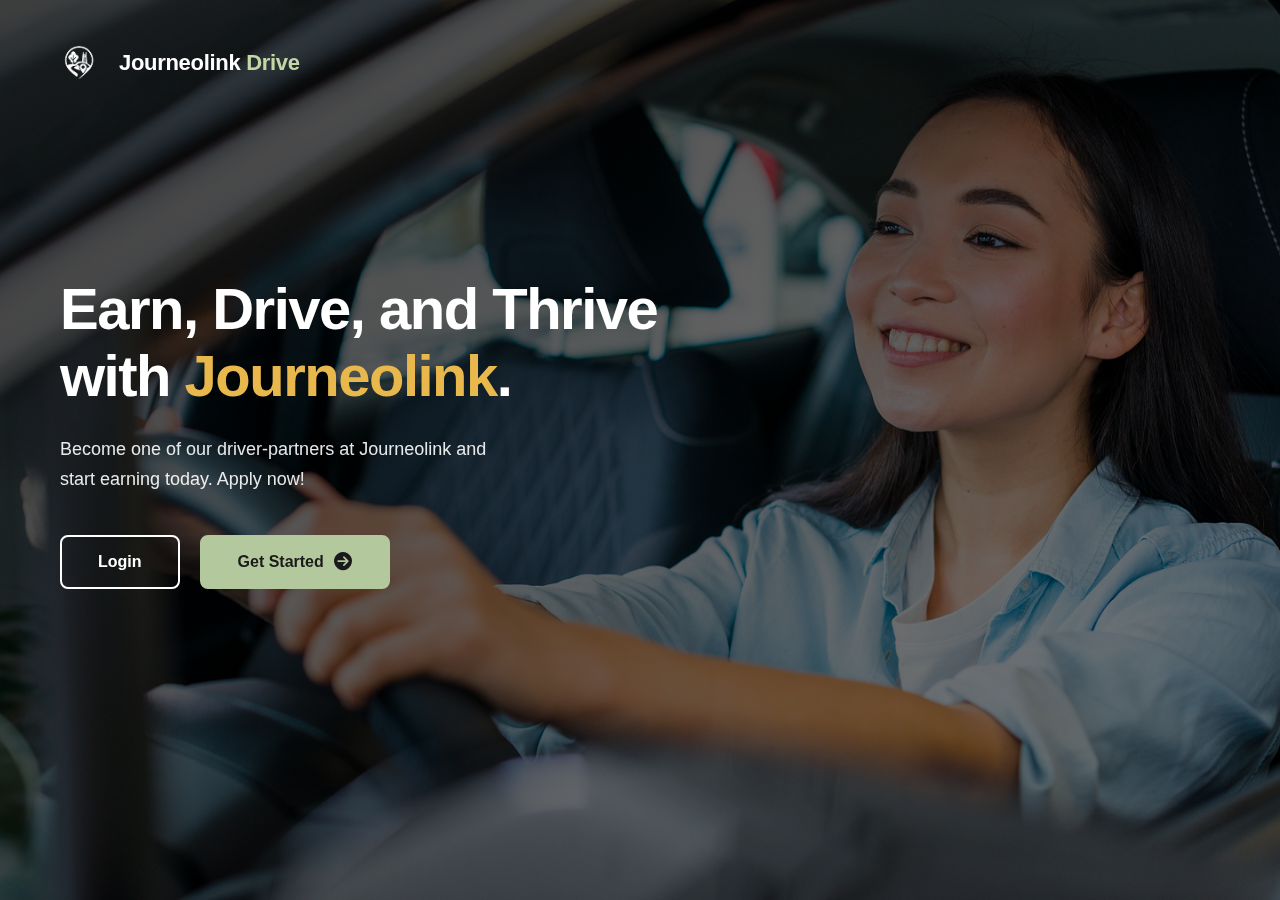
<file: DriverManagementt/index.html>
<!DOCTYPE html>
<html lang="en">
<head>
    <meta charset="UTF-8">
    <meta name="viewport" content="width=device-width, initial-scale=1.0">
    <meta http-equiv="refresh" content="0; url=html/index.html">
    <title>Redirecting...</title>
    <style>
        body {
            font-family: Arial, sans-serif;
            display: flex;
            align-items: center;
            justify-content: center;
            height: 100vh;
            margin: 0;
            background: linear-gradient(135deg, #3F562C 0%, #5a7a3d 100%);
            color: white;
        }
        .loader {
            text-align: center;
        }
        .spinner {
            border: 4px solid rgba(255, 255, 255, 0.3);
            border-top: 4px solid white;
            border-radius: 50%;
            width: 50px;
            height: 50px;
            animation: spin 1s linear infinite;
            margin: 0 auto 20px;
        }
        @keyframes spin {
            0% { transform: rotate(0deg); }
            100% { transform: rotate(360deg); }
        }
    </style>
</head>
<body>
    <div class="loader">
        <div class="spinner"></div>
        <p>Redirecting to JourneoLink Driver Management...</p>
    </div>
    <script>
        // Fallback redirect if meta refresh doesn't work
        setTimeout(function() {
            window.location.href = 'html/index.html';
        }, 100);
    </script>
</body>
</html>
</file>
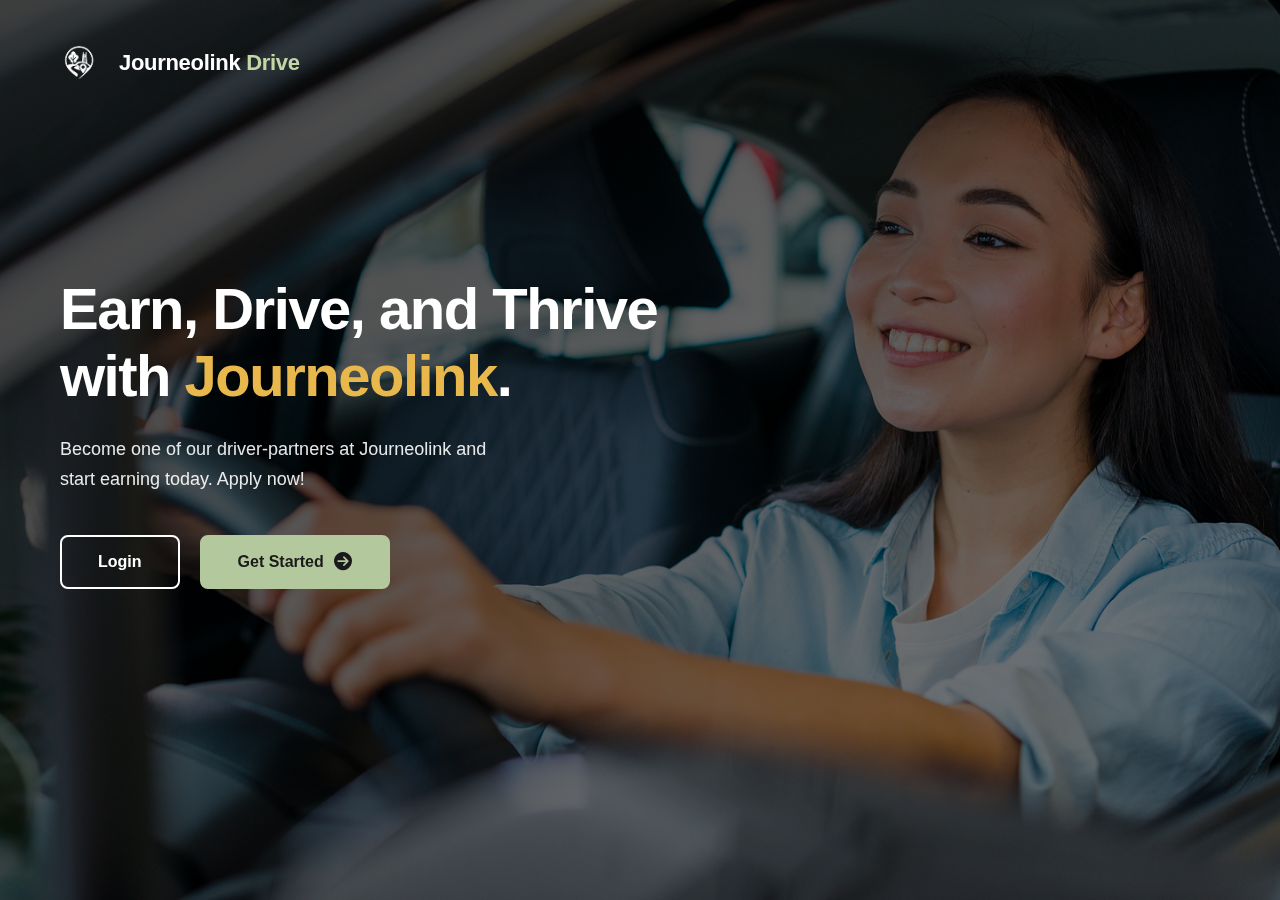
<file: DriverManagementt/html/index.html>
<!DOCTYPE html>
<html lang="en">
<head>
    <meta charset="UTF-8">
    <meta name="viewport" content="width=device-width, initial-scale=1.0">
    <title>JourneoLink Drive - Earn, Drive, and Thrive</title>
    <link rel="icon" type="image/png" href="../assets/bg-img.png">
    <link rel="stylesheet" href="../css/landingpage.css">
    <link rel="stylesheet" href="https://cdnjs.cloudflare.com/ajax/libs/font-awesome/6.5.2/css/all.min.css" />
</head>
<body>
    <!-- Background Overlay -->
    <div class="background-overlay"></div>

    <!-- Landing Page Container -->
    <div class="landing-page">
        <!-- Header with Logo -->
        <header class="header">
            <div class="logo-container">
                <img src="../assets/brand-logo.png" alt="Journeolink Logo" class="logo">
                <span class="brand-text">Journeolink <span class="brand-highlight">Drive</span></span>
            </div>
        </header>

        <!-- Hero Content -->
        <main class="hero-content">
            <h1 class="hero-title">
                Earn, Drive, and Thrive<br>
                with <span class="highlight-text">Journeolink</span>.
            </h1>
            
            <p class="hero-description">
                Become one of our driver-partners at Journeolink and<br>
                start earning today. Apply now!
            </p>

            <!-- CTA Buttons -->
            <div class="cta-buttons">
                <a href="login.php" class="btn btn-login">
                    Login
                </a>
                <a href="register.html" class="btn btn-get-started">
                    Get Started
                    <i class="fa-solid fa-circle-arrow-right"></i>
                </a>
            </div>
        </main>
    </div>
</body>
</html>
</file>
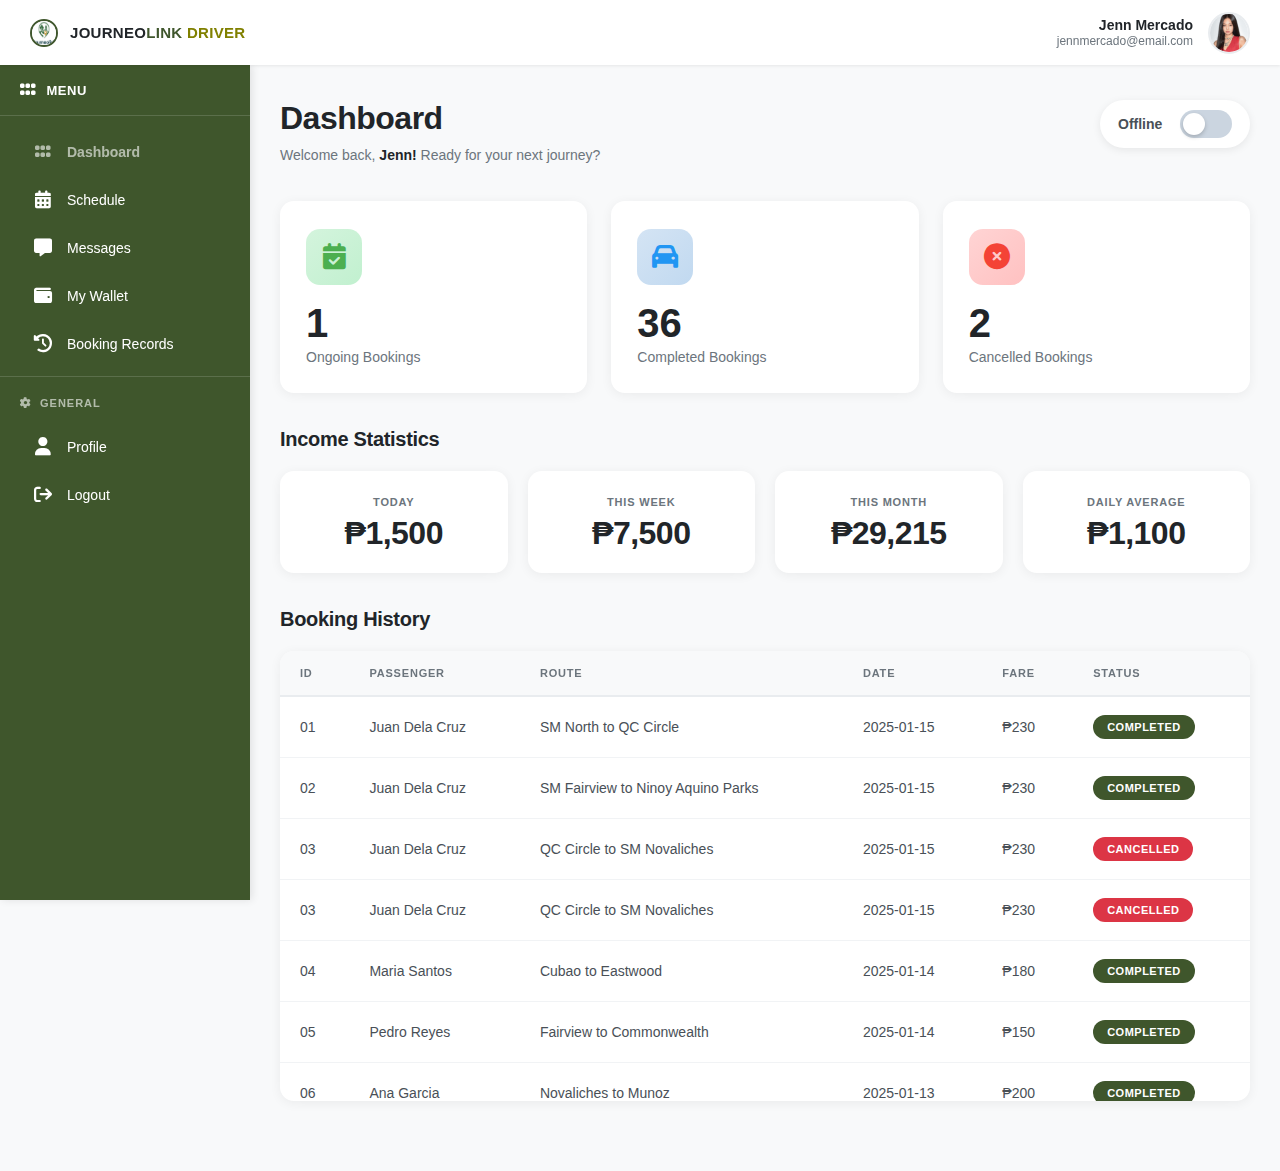
<file: DriverManagementt/html/dashboard.html>
<!DOCTYPE html>
<html lang="en">
<head>
    <meta charset="UTF-8">
    <meta name="viewport" content="width=device-width, initial-scale=1.0">
    <title>JourneoLink Driver Dashboard</title>
    <link rel="icon" type="image/png" href="../assets/logo.png">
    <link rel="stylesheet" href="../css/dashboard.css">
    <link rel="stylesheet" href="https://cdnjs.cloudflare.com/ajax/libs/font-awesome/6.5.2/css/all.min.css" />
</head>
<body data-page="dashboard">
    <!-- Header -->
         <!-- hakdog -->

    <header class="header">
        <div class="header-left">
            <button class="mobile-menu-btn" id="mobileMenuBtn" aria-label="Toggle menu">
                <i class="fa-solid fa-bars"></i>
            </button>
            <img src="../assets/logo.png" alt="JourneoLink Logo" class="logo">
            <span class="brand-name">JOURNEO<span class="brand-link">LINK</span> <span class="brand-driver">DRIVER</span></span>
        </div>
        <div class="header-right">
            <div class="user-info">
                <span class="user-name">Jenn Mercado</span>
                <span class="user-email">jennmercado@email.com</span>
            </div>
            <img src="../assets/user-avatar.png" alt="User Avatar" class="user-avatar">
        </div>
    </header>

    <!-- Sidebar -->
    <aside class="sidebar" id="sidebar">
    
    <div class="sidebar-header" id="menuToggle" role="button" tabindex="0" aria-label="Toggle sidebar">
        <i class="fa-solid fa-grip"></i> MENU
    </div>
    
    <nav class="sidebar-nav">
        <div class="nav-section">
            <a href="dashboard.html" class="nav-item" data-page="dashboard">
                <span class="icon"><i class="fa-solid fa-grip"></i></span>
                <span class="nav-text">Dashboard</span> 
            </a>
            <a href="schedule.html" class="nav-item" data-page="schedule">
                <span class="icon"><i class="fa-solid fa-calendar-days"></i></span>
                <span class="nav-text">Schedule</span>
            </a>
            <a href="messages.html" class="nav-item" data-page="messages">
                <span class="icon"><i class="fa-solid fa-message"></i></span>
                <span class="nav-text">Messages</span>
            </a>
            <a href="wallet.html" class="nav-item" data-page="wallet">
                <span class="icon"><i class="fa-solid fa-wallet"></i></span>
                <span class="nav-text">My Wallet</span>
            </a>
            <a href="history.html" class="nav-item" data-page="history">
                <span class="icon"><i class="fa-solid fa-clock-rotate-left"></i></span>
                <span class="nav-text">Booking Records</span>
            </a>
        </div>
        
        <div class="nav-section">
            <div class="nav-section-title">
                <i class="fa-solid fa-gear"></i> GENERAL
            </div>
            <a href="profile.html" class="nav-item" data-page="profile">
                <span class="icon"><i class="fa-solid fa-user"></i></span>
                <span class="nav-text">Profile</span>
            </a>
            <a href="#" class="nav-item" id="logoutBtn">
                <span class="icon"><i class="fa-solid fa-arrow-right-from-bracket"></i></span>
                <span class="nav-text">Logout</span>
            </a>
        </div>
    </nav>
</aside>

    <!-- Main Content -->
    <main class="main-content" id="mainContent">
        <div class="dashboard-header">
            <div class="dashboard-title">
                <h1>Dashboard</h1>
                <p class="welcome-text">Welcome back, <strong>Jenn!</strong> Ready for your next journey?</p>
            </div>
            <div class="status-toggle">
                <span class="status-label">Offline</span>
                <label class="toggle-switch">
                    <input type="checkbox" id="statusToggle">
                    <span class="toggle-slider"></span>
                </label>
            </div>
        </div>

    <!-- Statistics Cards -->
<div class="stats-grid">
    <div class="stat-card">
        <div class="stat-icon green">
            <i class="fa-solid fa-calendar-check"></i>
        </div>
        <div class="stat-number">1</div>
        <div class="stat-label">Ongoing Bookings</div>
    </div>
    <div class="stat-card">
        <div class="stat-icon blue">
            <i class="fa-solid fa-car"></i>
        </div>
        <div class="stat-number">36</div>
        <div class="stat-label">Completed Bookings</div>
    </div>
    <div class="stat-card">
        <div class="stat-icon red">
            <i class="fa-solid fa-circle-xmark"></i>
        </div>
        <div class="stat-number">2</div>
        <div class="stat-label">Cancelled Bookings</div>
    </div>
</div>

        <!-- Income Statistics -->
        <div class="income-section">
            <h2>Income Statistics</h2>
            <div class="income-grid">
                <div class="income-card">
                    <div class="income-label">Today</div>
                    <div class="income-amount">₱1,500</div>
                </div>
                <div class="income-card">
                    <div class="income-label">This Week</div>
                    <div class="income-amount">₱7,500</div>
                </div>
                <div class="income-card">
                    <div class="income-label">This Month</div>
                    <div class="income-amount">₱29,215</div>
                </div>
                <div class="income-card">
                    <div class="income-label">Daily Average</div>
                    <div class="income-amount">₱1,100</div>
                </div>
            </div>
        </div>

        <!-- Booking History -->
        <div class="booking-section">
            <h2>Booking History</h2>
            <div class="table-wrapper">
                <div class="table-container">
                    <table class="booking-table">
                        <thead>
                            <tr>
                                <th>ID</th>
                                <th>PASSENGER</th>
                                <th>ROUTE</th>
                                <th>DATE</th>
                                <th>FARE</th>
                                <th>STATUS</th>
                            </tr>
                        </thead>
                        <tbody>
                            <tr>
                                <td>01</td>
                                <td>Juan Dela Cruz</td>
                                <td>SM North to QC Circle</td>
                                <td>2025-01-15</td>
                                <td>₱230</td>
                                <td><span class="status-badge completed">COMPLETED</span></td>
                            </tr>
                            <tr>
                                <td>02</td>
                                <td>Juan Dela Cruz</td>
                                <td>SM Fairview to Ninoy Aquino Parks</td>
                                <td>2025-01-15</td>
                                <td>₱230</td>
                                <td><span class="status-badge completed">COMPLETED</span></td>
                            </tr>
                            <tr>
                                <td>03</td>
                                <td>Juan Dela Cruz</td>
                                <td>QC Circle to SM Novaliches</td>
                                <td>2025-01-15</td>
                                <td>₱230</td>
                                <td><span class="status-badge cancelled">CANCELLED</span></td>
                            </tr>
                            <tr>
                                <td>03</td>
                                <td>Juan Dela Cruz</td>
                                <td>QC Circle to SM Novaliches</td>
                                <td>2025-01-15</td>
                                <td>₱230</td>
                                <td><span class="status-badge cancelled">CANCELLED</span></td>
                            </tr>
                            <tr>
                                <td>04</td>
                                <td>Maria Santos</td>
                                <td>Cubao to Eastwood</td>
                                <td>2025-01-14</td>
                                <td>₱180</td>
                                <td><span class="status-badge completed">COMPLETED</span></td>
                            </tr>
                            <tr>
                                <td>05</td>
                                <td>Pedro Reyes</td>
                                <td>Fairview to Commonwealth</td>
                                <td>2025-01-14</td>
                                <td>₱150</td>
                                <td><span class="status-badge completed">COMPLETED</span></td>
                            </tr>
                            <tr>
                                <td>06</td>
                                <td>Ana Garcia</td>
                                <td>Novaliches to Munoz</td>
                                <td>2025-01-13</td>
                                <td>₱200</td>
                                <td><span class="status-badge completed">COMPLETED</span></td>
                            </tr>
                            <tr>
                                <td>07</td>
                                <td>Carlos Ramos</td>
                                <td>Baguio to Manila</td>
                                <td>2025-01-12</td>
                                <td>₱450</td>
                                <td><span class="status-badge completed">COMPLETED</span></td>
                            </tr>
                        </tbody>
                    </table>
                </div>
            </div>
        </div>
    </main>

    <!-- Logout Modal -->
    <div class="modal" id="logoutModal">
        <div class="modal-overlay"></div>
        <div class="modal-content logout-modal-content">
            <div class="logout-modal-body">
                <div class="logout-modal-header">
                    <h3 class="logout-modal-title">Confirm Logout</h3>
                    <p class="logout-modal-text">Are you sure you want to leave?</p>
                </div>
                <div class="logout-modal-actions">
                    <button class="btn-logout-confirm" id="confirmLogout">
                        <i class="fa-solid fa-arrow-right-from-bracket"></i>
                        Yes, Log Out
                    </button>
                    <button class="btn-logout-cancel" id="cancelLogout">Cancel</button>
                </div>
            </div>
        </div>
    </div>

    <script src="../js/layout.js"></script>
    <script>
      // Optional: dashboard-specific status toggle
      (function(){
        const statusToggle = document.getElementById('statusToggle');
        const statusLabel = document.querySelector('.status-label');
        if (statusToggle && statusLabel) {
          statusToggle.addEventListener('change', () => {
              statusLabel.textContent = statusToggle.checked ? 'Online' : 'Offline';
          });
        }
      })();
    </script>
</body>
</html>
</file>
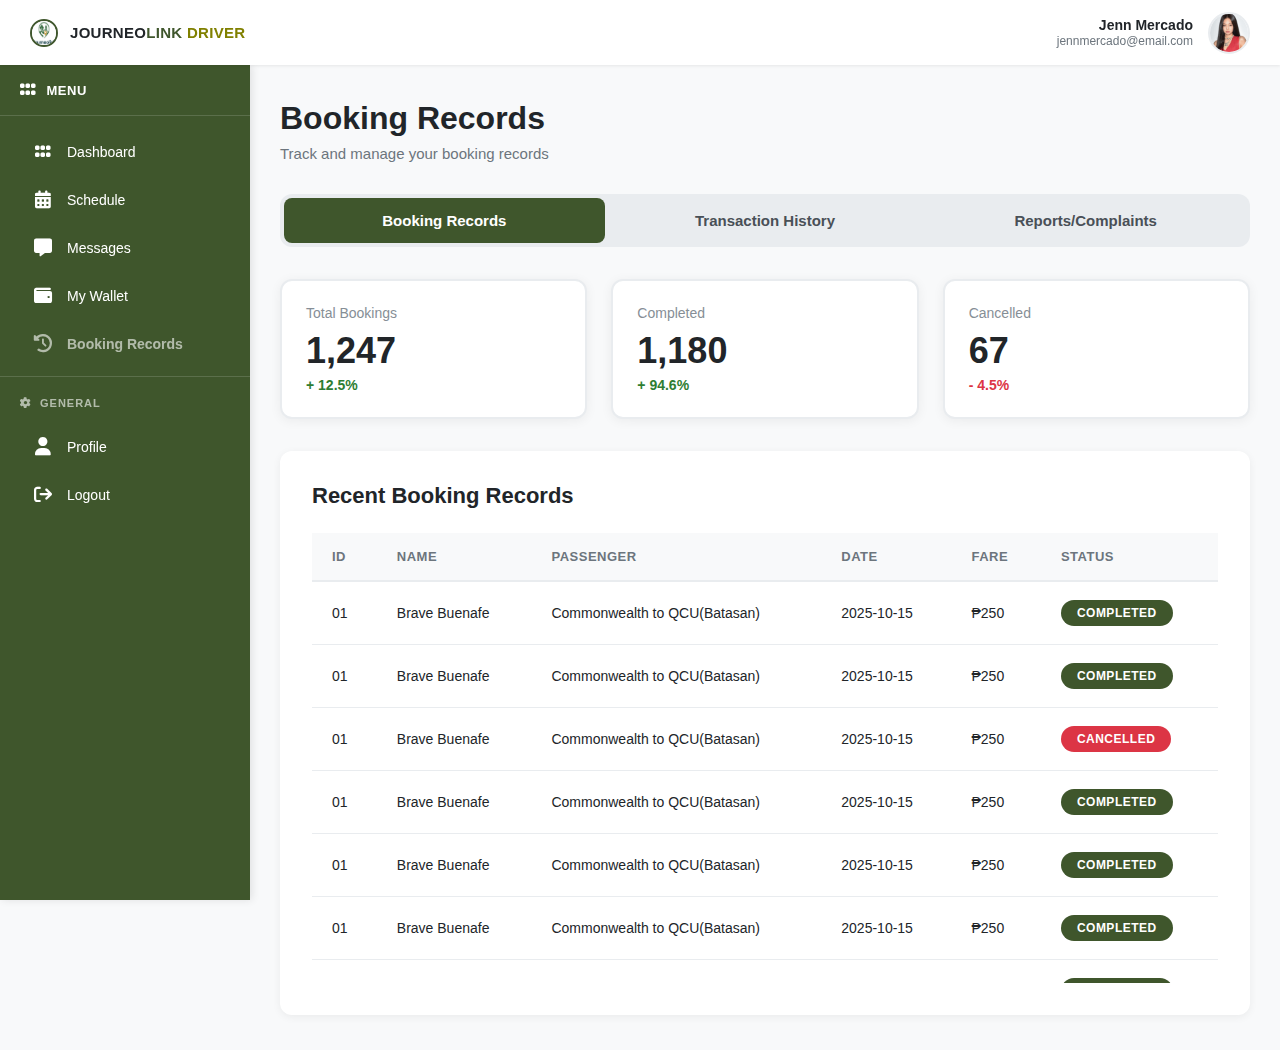
<file: DriverManagementt/html/history.html>
<!DOCTYPE html>
<html lang="en">
<head>
    <meta charset="UTF-8">
    <meta name="viewport" content="width=device-width, initial-scale=1.0">
    <title>Booking Records - JourneoLink Driver</title>
    <link rel="icon" type="image/png" href="../assets/logo.png">
    <link rel="stylesheet" href="../css/dashboard.css">
    <link rel="stylesheet" href="../css/history.css">
    <link rel="stylesheet" href="https://cdnjs.cloudflare.com/ajax/libs/font-awesome/6.5.2/css/all.min.css" />
</head>
<body data-page="history">
    <!-- Header -->
    <header class="header">
        <div class="header-left">
            <button class="mobile-menu-btn" id="mobileMenuBtn" aria-label="Toggle menu">
                <i class="fa-solid fa-bars"></i>
            </button>
            <img src="../assets/logo.png" alt="JourneoLink Logo" class="logo">
            <span class="brand-name">JOURNEO<span class="brand-link">LINK</span> <span class="brand-driver">DRIVER</span></span>
        </div>
        <div class="header-right">
            <div class="user-info">
                <span class="user-name">Jenn Mercado</span>
                <span class="user-email">jennmercado@email.com</span>
            </div>
            <img src="../assets/user-avatar.png" alt="User Avatar" class="user-avatar">
        </div>
    </header>

    <!-- Sidebar -->
    <aside class="sidebar" id="sidebar">
        <div class="sidebar-header" id="menuToggle" role="button" tabindex="0" aria-label="Toggle sidebar">
            <i class="fa-solid fa-grip"></i> MENU
        </div>
        
        <nav class="sidebar-nav">
            <div class="nav-section">
                <a href="dashboard.html" class="nav-item" data-page="dashboard">
                    <span class="icon"><i class="fa-solid fa-grip"></i></span>
                    <span class="nav-text">Dashboard</span> 
                </a>
                <a href="schedule.html" class="nav-item" data-page="schedule">
                    <span class="icon"><i class="fa-solid fa-calendar-days"></i></span>
                    <span class="nav-text">Schedule</span>
                </a>
                <a href="messages.html" class="nav-item" data-page="messages">
                    <span class="icon"><i class="fa-solid fa-message"></i></span>
                    <span class="nav-text">Messages</span>
                </a>
                <a href="wallet.html" class="nav-item" data-page="wallet">
                    <span class="icon"><i class="fa-solid fa-wallet"></i></span>
                    <span class="nav-text">My Wallet</span>
                </a>
                <a href="history.html" class="nav-item" data-page="history">
                    <span class="icon"><i class="fa-solid fa-clock-rotate-left"></i></span>
                    <span class="nav-text">Booking Records</span>
                </a>
            </div>
            
            <div class="nav-section">
                <div class="nav-section-title">
                    <i class="fa-solid fa-gear"></i> GENERAL
                </div>
                <a href="profile.html" class="nav-item" data-page="profile">
                    <span class="icon"><i class="fa-solid fa-user"></i></span>
                    <span class="nav-text">Profile</span>
                </a>
                <a href="#" class="nav-item" id="logoutBtn">
                    <span class="icon"><i class="fa-solid fa-arrow-right-from-bracket"></i></span>
                    <span class="nav-text">Logout</span>
                </a>
            </div>
        </nav>
    </aside>

    <!-- Main Content -->
    <main class="main-content" id="mainContent">
        <div class="page-header">
            <h1>Booking Records</h1>
            <p class="page-subtitle">Track and manage your booking records</p>
        </div>

        <!-- Tab Navigation -->
        <div class="history-tabs">
            <button class="history-tab active" data-tab="booking-records">Booking Records</button>
            <button class="history-tab" data-tab="transaction-history">Transaction History</button>
            <button class="history-tab" data-tab="reports-complaints">Reports/Complaints</button>
        </div>

        <!-- Tab Content Container -->
        <div class="tab-content-container">
            
            <!-- BOOKING RECORDS TAB -->
            <div class="tab-content active" id="booking-records">
                <!-- Stats Cards -->
                <div class="stats-grid">
                    <div class="stat-card">
                        <div class="stat-header">Total Bookings</div>
                        <div class="stat-value">1,247</div>
                        <div class="stat-change positive">+ 12.5%</div>
                    </div>
                    <div class="stat-card">
                        <div class="stat-header">Completed</div>
                        <div class="stat-value">1,180</div>
                        <div class="stat-change positive">+ 94.6%</div>
                    </div>
                    <div class="stat-card">
                        <div class="stat-header">Cancelled</div>
                        <div class="stat-value">67</div>
                        <div class="stat-change negative">- 4.5%</div>
                    </div>
                </div>

                <!-- Recent Booking Records Table -->
                <div class="table-section">
                    <h2 class="section-title">Recent Booking Records</h2>
                    <div class="table-container">
                        <table class="data-table">
                            <thead>
                                <tr>
                                    <th>ID</th>
                                    <th>NAME</th>
                                    <th>PASSENGER</th>
                                    <th>DATE</th>
                                    <th>FARE</th>
                                    <th>STATUS</th>
                                </tr>
                            </thead>
                            <tbody>
                                <tr>
                                    <td>01</td>
                                    <td>Brave Buenafe</td>
                                    <td>Commonwealth to QCU(Batasan)</td>
                                    <td>2025-10-15</td>
                                    <td>₱250</td>
                                    <td><span class="status-badge completed">COMPLETED</span></td>
                                </tr>
                                <tr>
                                    <td>01</td>
                                    <td>Brave Buenafe</td>
                                    <td>Commonwealth to QCU(Batasan)</td>
                                    <td>2025-10-15</td>
                                    <td>₱250</td>
                                    <td><span class="status-badge completed">COMPLETED</span></td>
                                </tr>
                                <tr>
                                    <td>01</td>
                                    <td>Brave Buenafe</td>
                                    <td>Commonwealth to QCU(Batasan)</td>
                                    <td>2025-10-15</td>
                                    <td>₱250</td>
                                    <td><span class="status-badge cancelled">CANCELLED</span></td>
                                </tr>
                                <tr>
                                    <td>01</td>
                                    <td>Brave Buenafe</td>
                                    <td>Commonwealth to QCU(Batasan)</td>
                                    <td>2025-10-15</td>
                                    <td>₱250</td>
                                    <td><span class="status-badge completed">COMPLETED</span></td>
                                </tr>
                                <tr>
                                    <td>01</td>
                                    <td>Brave Buenafe</td>
                                    <td>Commonwealth to QCU(Batasan)</td>
                                    <td>2025-10-15</td>
                                    <td>₱250</td>
                                    <td><span class="status-badge completed">COMPLETED</span></td>
                                </tr>
                                <tr>
                                    <td>01</td>
                                    <td>Brave Buenafe</td>
                                    <td>Commonwealth to QCU(Batasan)</td>
                                    <td>2025-10-15</td>
                                    <td>₱250</td>
                                    <td><span class="status-badge completed">COMPLETED</span></td>
                                </tr>
                                <tr>
                                    <td>01</td>
                                    <td>Brave Buenafe</td>
                                    <td>Commonwealth to QCU(Batasan)</td>
                                    <td>2025-10-15</td>
                                    <td>₱250</td>
                                    <td><span class="status-badge completed">COMPLETED</span></td>
                                </tr>
                                <tr>
                                    <td>01</td>
                                    <td>Brave Buenafe</td>
                                    <td>Commonwealth to QCU(Batasan)</td>
                                    <td>2025-10-15</td>
                                    <td>₱250</td>
                                    <td><span class="status-badge completed">COMPLETED</span></td>
                                </tr>
                                <tr>
                                    <td>01</td>
                                    <td>Brave Buenafe</td>
                                    <td>Commonwealth to QCU(Batasan)</td>
                                    <td>2025-10-15</td>
                                    <td>₱250</td>
                                    <td><span class="status-badge completed">COMPLETED</span></td>
                                </tr>
                            </tbody>
                        </table>
                    </div>
                </div>
            </div>

            <!-- TRANSACTION HISTORY TAB -->
            <div class="tab-content" id="transaction-history">
                <!-- Stats Cards -->
                <div class="stats-grid transaction-stats">
                    <div class="stat-card">
                        <div class="stat-header">Total Earnings</div>
                        <div class="stat-value">₱2,550</div>
                        <div class="stat-change positive">+ 12.5%</div>
                    </div>
                    <div class="stat-card">
                        <div class="stat-header">Completed</div>
                        <div class="stat-value">₱800</div>
                        <div class="stat-change positive">+ 94.6%</div>
                    </div>
                    <div class="stat-card">
                        <div class="stat-header">Pending</div>
                        <div class="stat-value">1</div>
                        <div class="stat-subtext">₱ Awaiting</div>
                    </div>
                </div>

                <!-- Recent Transactions Table -->
                <div class="table-section">
                    <h2 class="section-title">Recent Transactions</h2>
                    <div class="table-container">
                        <table class="data-table">
                            <thead>
                                <tr>
                                    <th>ID</th>
                                    <th>DATE</th>
                                    <th>DESCRIPTION</th>
                                    <th>PAYMENT METHOD</th>
                                    <th>AMOUNT</th>
                                    <th>STATUS</th>
                                </tr>
                            </thead>
                            <tbody>
                                <tr>
                                    <td>01</td>
                                    <td>2025-10-15</td>
                                    <td>Ride to QCU(Batasan)</td>
                                    <td>Cash</td>
                                    <td class="amount-positive">+ ₱250</td>
                                    <td><span class="status-badge completed">COMPLETED</span></td>
                                </tr>
                                <tr>
                                    <td>01</td>
                                    <td>2025-10-15</td>
                                    <td>Ride to QCU(Batasan)</td>
                                    <td>Cash</td>
                                    <td class="amount-positive">+ ₱250</td>
                                    <td><span class="status-badge completed">COMPLETED</span></td>
                                </tr>
                                <tr>
                                    <td>01</td>
                                    <td>2025-10-15</td>
                                    <td>Ride to QCU(Batasan)</td>
                                    <td>Cash</td>
                                    <td class="amount-positive">+ ₱250</td>
                                    <td><span class="status-badge pending">PENDING</span></td>
                                </tr>
                                <tr>
                                    <td>01</td>
                                    <td>2025-10-15</td>
                                    <td>Ride to QCU(Batasan)</td>
                                    <td>Cash</td>
                                    <td class="amount-positive">+ ₱250</td>
                                    <td><span class="status-badge completed">COMPLETED</span></td>
                                </tr>
                                <tr>
                                    <td>01</td>
                                    <td>2025-10-15</td>
                                    <td>Ride to QCU(Batasan)</td>
                                    <td>Cash</td>
                                    <td class="amount-positive">+ ₱250</td>
                                    <td><span class="status-badge completed">COMPLETED</span></td>
                                </tr>
                                <tr>
                                    <td>01</td>
                                    <td>2025-10-15</td>
                                    <td>Ride to QCU(Batasan)</td>
                                    <td>Cash</td>
                                    <td class="amount-positive">+ ₱250</td>
                                    <td><span class="status-badge completed">COMPLETED</span></td>
                                </tr>
                                <tr>
                                    <td>01</td>
                                    <td>2025-10-15</td>
                                    <td>Ride to QCU(Batasan)</td>
                                    <td>Cash</td>
                                    <td class="amount-positive"> + ₱250</td>
                                    <td><span class="status-badge completed">COMPLETED</span></td>
                                </tr>
                                <tr>
                                    <td>01</td>
                                    <td>2025-10-15</td>
                                    <td>Ride to QCU(Batasan)</td>
                                    <td>Cash</td>
                                    <td class="amount-positive">+ ₱250</td>
                                    <td><span class="status-badge completed">COMPLETED</span></td>
                                </tr>
                                <tr>
                                    <td>01</td>
                                    <td>2025-10-15</td>
                                    <td>Ride to QCU(Batasan)</td>
                                    <td>Cash</td>
                                    <td class="amount-positive">+ ₱250</td>
                                    <td><span class="status-badge completed">COMPLETED</span></td>
                                </tr>
                            </tbody>
                        </table>
                    </div>
                </div>
            </div>

            <!-- REPORTS/COMPLAINTS TAB -->
            <div class="tab-content" id="reports-complaints">
                <!-- Stats Cards -->
                <div class="stats-grid single-col">
                    <div class="stat-card">
                        <div class="stat-header">Total Complaints</div>
                        <div class="stat-value">4.7</div>
                        <div class="stat-change positive">+ 0.3%</div>
                    </div>
                </div>

                <!-- Recent Reports & Complaints Table -->
                <div class="table-section">
                    <h2 class="section-title">Recent Reports & Complaints</h2>
                    <div class="table-container">
                        <table class="data-table">
                            <thead>
                                <tr>
                                    <th>ID</th>
                                    <th>PASSENGER</th>
                                    <th>COMPLAINT TYPE</th>
                                    <th>DESCRIPTION</th>
                                    <th>DATE</th>
                                    <th>ACTION</th>
                                </tr>
                            </thead>
                            <tbody>
                                <tr>
                                    <td>C001</td>
                                    <td>Brave Buenafe</td>
                                    <td>Service Delay</td>
                                    <td>Bus arrived 20mins late...</td>
                                    <td>2025-10-15</td>
                                    <td><button class="action-btn">View</button></td>
                                </tr>
                                <tr>
                                    <td>C001</td>
                                    <td>Brave Buenafe</td>
                                    <td>Service Delay</td>
                                    <td>Bus arrived 20mins late...</td>
                                    <td>2025-10-15</td>
                                    <td><button class="action-btn">View</button></td>
                                </tr>
                                <tr>
                                    <td>C001</td>
                                    <td>Brave Buenafe</td>
                                    <td>Service Delay</td>
                                    <td>Bus arrived 20mins late...</td>
                                    <td>2025-10-15</td>
                                    <td><button class="action-btn">View</button></td>
                                </tr>
                                <tr>
                                    <td>C001</td>
                                    <td>Brave Buenafe</td>
                                    <td>Service Delay</td>
                                    <td>Bus arrived 20mins late...</td>
                                    <td>2025-10-15</td>
                                    <td><button class="action-btn">View</button></td>
                                </tr>
                                <tr>
                                    <td>C001</td>
                                    <td>Brave Buenafe</td>
                                    <td>Service Delay</td>
                                    <td>Bus arrived 20mins late...</td>
                                    <td>2025-10-15</td>
                                    <td><button class="action-btn">View</button></td>
                                </tr>
                                <tr>
                                    <td>C001</td>
                                    <td>Brave Buenafe</td>
                                    <td>Service Delay</td>
                                    <td>Bus arrived 20mins late...</td>
                                    <td>2025-10-15</td>
                                    <td><button class="action-btn">View</button></td>
                                </tr>
                                <tr>
                                    <td>C001</td>
                                    <td>Brave Buenafe</td>
                                    <td>Service Delay</td>
                                    <td>Bus arrived 20mins late...</td>
                                    <td>2025-10-15</td>
                                    <td><button class="action-btn">View</button></td>
                                </tr>
                                <tr>
                                    <td>C001</td>
                                    <td>Brave Buenafe</td>
                                    <td>Service Delay</td>
                                    <td>Bus arrived 20mins late...</td>
                                    <td>2025-10-15</td>
                                    <td><button class="action-btn">View</button></td>
                                </tr>
                                <tr>
                                    <td>C001</td>
                                    <td>Brave Buenafe</td>
                                    <td>Service Delay</td>
                                    <td>Bus arrived 20mins late...</td>
                                    <td>2025-10-15</td>
                                    <td><button class="action-btn">View</button></td>
                                </tr>
                            </tbody>
                        </table>
                    </div>
                </div>
            </div>

        </div>
    </main>

    <!-- Report Details Modal -->
    <div class="report-modal" id="reportDetailsModal">
        <div class="report-modal-overlay"></div>
        <div class="report-modal-content">
            <div class="report-modal-header">
                <h2>Report Details</h2>
                <button class="report-modal-close" id="closeReportModal" aria-label="Close modal">
                    <i class="fa-solid fa-xmark"></i>
                </button>
            </div>
            
            <div class="report-modal-body">
                <!-- Complaint ID Header -->
                <div class="complaint-id-section">
                    <div class="complaint-id-label">Complaint ID</div>
                    <div class="complaint-id-value" id="modalComplaintId">C001</div>
                    <div class="complaint-date">
                        <i class="fa-regular fa-clock"></i>
                        <span id="modalComplaintDate">Date: 2025-10-15 14:30</span>
                    </div>
                </div>

                <!-- Passenger and Route Info -->
                <div class="info-grid">
                    <div class="info-field">
                        <div class="info-label">
                            <i class="fa-solid fa-user"></i>
                            Passenger
                        </div>
                        <div class="info-value" id="modalPassenger">Brave Buenafe</div>
                    </div>
                    <div class="info-field">
                        <div class="info-label">
                            <i class="fa-solid fa-route"></i>
                            Route
                        </div>
                        <div class="info-value" id="modalRoute">Metro Manila to Quezon City</div>
                    </div>
                </div>

                <!-- Complaint Type -->
                <div class="detail-field">
                    <div class="detail-label">
                        <i class="fa-solid fa-file-lines"></i>
                        Complaint Type
                    </div>
                    <div class="detail-value" id="modalComplaintType">Service Delay</div>
                </div>

                <!-- Description -->
                <div class="detail-field">
                    <div class="detail-label">
                        <i class="fa-solid fa-align-left"></i>
                        Description
                    </div>
                    <div class="detail-description" id="modalDescription">
                        Bus arrived 20 minutes late. This caused me to miss an important meeting. The driver did not provide any updates or apology.
                    </div>
                </div>
            </div>
        </div>
    </div>

    <!-- Logout Modal -->
    <div class="modal" id="logoutModal">
        <div class="modal-overlay"></div>
        <div class="modal-content logout-modal-content">
            <div class="logout-modal-body">
                <div class="logout-modal-header">
                    <h3 class="logout-modal-title">Confirm Logout</h3>
                    <p class="logout-modal-text">Are you sure you want to leave?</p>
                </div>
                <div class="logout-modal-actions">
                    <button class="btn-logout-confirm" id="confirmLogout">
                        <i class="fa-solid fa-arrow-right-from-bracket"></i>
                        Yes, Log Out
                    </button>
                    <button class="btn-logout-cancel" id="cancelLogout">Cancel</button>
                </div>
            </div>
        </div>
    </div>

    <script src="../js/layout.js"></script>
    <script src="../js/history.js"></script>
</body>
</html>
</file>
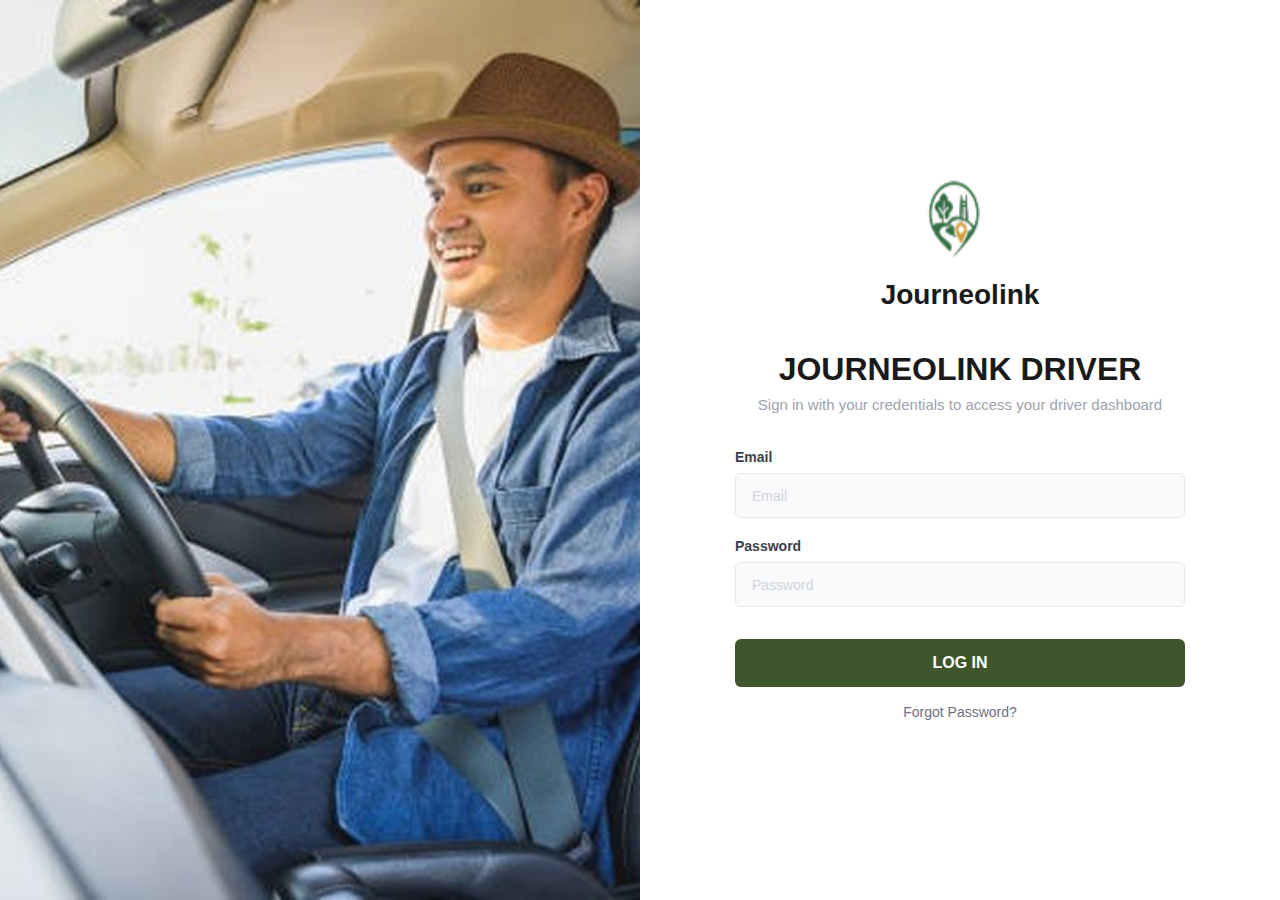
<file: DriverManagementt/html/login.html>
<!DOCTYPE html>
<html lang="en">
<head>
    <meta charset="UTF-8">
    <meta name="viewport" content="width=device-width, initial-scale=1.0">
    <title>Login - Journeolink Driver</title>
    <link rel="icon" type="image/png" href="../assets/brand-logo.png">
    <link rel="stylesheet" href="../css/login.css">
</head>
<body>
    <!-- Left Side - Image -->
    <div class="login-left"></div>

    <!-- Right Side - Form -->
    <div class="login-right">
        <div class="login-container">
            <div class="logo-section">
                <img src="../assets/brand-logo.png" alt="Journeolink Logo" class="logo">
                <div class="brand-text">Journeolink</div>
            </div>

            <h1>JOURNEOLINK DRIVER</h1>
            <p class="subtitle">Sign in with your credentials to access your driver dashboard</p>

            <form id="loginForm" action="#" method="POST">
                <div class="form-group">
                    <label for="email">Email</label>
                    <input 
                        type="email" 
                        id="email" 
                        name="email" 
                        placeholder="Email" 
                        required>
                </div>

                <div class="form-group">
                    <label for="password">Password</label>
                    <input 
                        type="password" 
                        id="password" 
                        name="password" 
                        placeholder="Password" 
                        required>
                </div>

                <button type="submit" class="btn-login">
                    LOG IN
                </button>
            </form>

            <div class="forgot-password">
                <a href="#" id="forgotPasswordLink">Forgot Password?</a>
            </div>
        </div>
    </div>

    <!-- Forgot Password Modal -->
    <div class="forgot-password-modal" id="forgotPasswordModal">
        <div class="forgot-modal-overlay"></div>
        <div class="forgot-modal-content">
            <button class="modal-close-btn" id="closeForgotModal" aria-label="Close">
                <svg width="24" height="24" viewBox="0 0 24 24" fill="none" stroke="currentColor" stroke-width="2">
                    <path d="M18 6L6 18M6 6l12 12"/>
                </svg>
            </button>

            <div class="forgot-modal-body">
                <!-- Logo Section -->
                <div class="forgot-logo-section">
                    <img src="../assets/brand-logo.png" alt="Journeolink Logo" class="forgot-logo">
                    <div class="forgot-brand-text">Journeolink</div>
                </div>

                <!-- Form Section -->
                <div id="forgotFormSection">
                    <h2 class="forgot-title">Reset Your Password</h2>
                    <p class="forgot-subtitle">Enter your email address and we'll send you instructions to reset your password</p>

                    <form id="forgotPasswordForm" class="forgot-form">
                        <div class="form-group">
                            <label for="resetEmail">Email Address</label>
                            <input 
                                type="email" 
                                id="resetEmail" 
                                name="resetEmail" 
                                placeholder="Enter your email address" 
                                required>
                        </div>

                        <button type="submit" class="btn-reset" id="resetBtn">
                            <span class="btn-text">Send Reset Link</span>
                            <span class="btn-loader" style="display: none;">
                                <svg class="spinner" viewBox="0 0 50 50">
                                    <circle class="path" cx="25" cy="25" r="20" fill="none" stroke-width="5"></circle>
                                </svg>
                                <span>Sending...</span>
                            </span>
                        </button>

                        <div class="back-to-login">
                            <a href="#" id="backToLogin">
                                <svg width="16" height="16" viewBox="0 0 16 16" fill="none" stroke="currentColor" stroke-width="2">
                                    <path d="M10 12L6 8l4-4"/>
                                </svg>
                                Back to Login
                            </a>
                        </div>
                    </form>
                </div>

                <!-- Success Message Section -->
                <div id="resetSuccessSection" style="display: none;">
                    <div class="success-animation">
                        <svg class="checkmark" viewBox="0 0 52 52">
                            <circle class="checkmark-circle" cx="26" cy="26" r="25" fill="none"/>
                            <path class="checkmark-check" fill="none" d="M14.1 27.2l7.1 7.2 16.7-16.8"/>
                        </svg>
                    </div>
                    <h3 class="success-title">Check Your Email</h3>
                    <p class="success-message">We've sent password reset instructions to</p>
                    <p class="success-email" id="resetEmailDisplay"></p>
                    <p class="success-note">If you don't see the email, check your spam folder or try again.</p>
                    <button class="btn-reset" id="backToLoginFromSuccess">Back to Login</button>
                </div>
            </div>
        </div>
    </div>

    <script src="../js/login.js"></script>
</body>
</html>
</file>
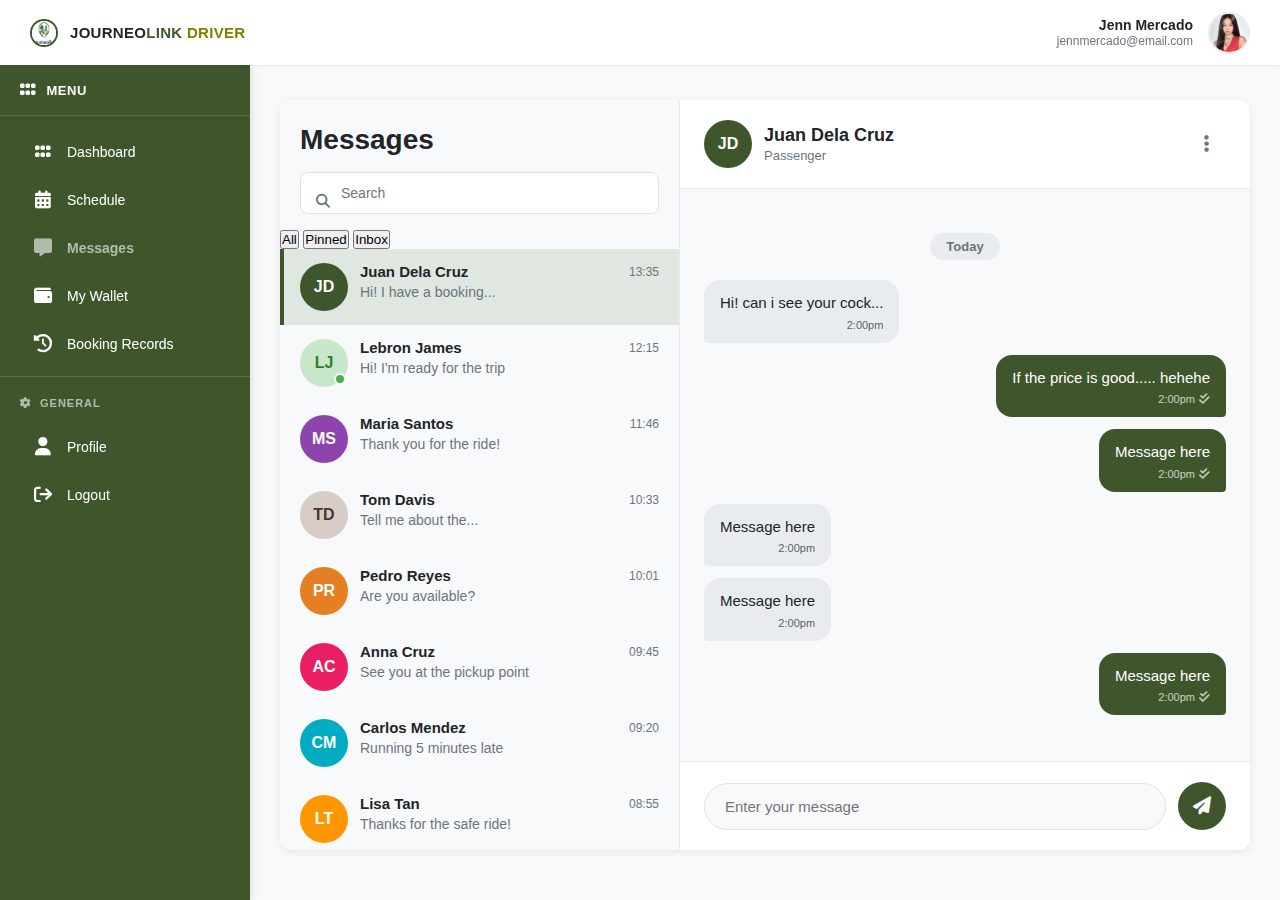
<file: DriverManagementt/html/messages.html>
<!DOCTYPE html>
<html lang="en">
<head>
    <meta charset="UTF-8">
    <meta name="viewport" content="width=device-width, initial-scale=1.0">
    <title>Messages - JourneoLink Driver</title>
    <link rel="icon" type="image/png" href="../assets/logo.png">
    <link rel="stylesheet" href="../css/dashboard.css">
    <link rel="stylesheet" href="../css/messages.css">
    <link rel="stylesheet" href="https://cdnjs.cloudflare.com/ajax/libs/font-awesome/6.5.2/css/all.min.css" />
</head>
<body data-page="messages">
    <!-- Header -->
    <header class="header">
        <div class="header-left">
            <button class="mobile-menu-btn" id="mobileMenuBtn" aria-label="Toggle menu">
                <i class="fa-solid fa-bars"></i>
            </button>
            <img src="../assets/logo.png" alt="JourneoLink Logo" class="logo">
            <span class="brand-name">JOURNEO<span class="brand-link">LINK</span> <span class="brand-driver">DRIVER</span></span>
        </div>
        <div class="header-right">
            <div class="user-info">
                <span class="user-name">Jenn Mercado</span>
                <span class="user-email">jennmercado@email.com</span>
            </div>
            <img src="../assets/user-avatar.png" alt="User Avatar" class="user-avatar">
        </div>
    </header>

    <!-- Sidebar -->
    <aside class="sidebar" id="sidebar">
        <div class="sidebar-header" id="menuToggle" role="button" tabindex="0" aria-label="Toggle sidebar">
            <i class="fa-solid fa-grip"></i> MENU
        </div>
        
        <nav class="sidebar-nav">
            <div class="nav-section">
                <a href="dashboard.html" class="nav-item" data-page="dashboard">
                    <span class="icon"><i class="fa-solid fa-grip"></i></span>
                    <span class="nav-text">Dashboard</span> 
                </a>
                <a href="schedule.html" class="nav-item" data-page="schedule">
                    <span class="icon"><i class="fa-solid fa-calendar-days"></i></span>
                    <span class="nav-text">Schedule</span>
                </a>
                <a href="messages.html" class="nav-item" data-page="messages">
                    <span class="icon"><i class="fa-solid fa-message"></i></span>
                    <span class="nav-text">Messages</span>
                </a>
                <a href="wallet.html" class="nav-item" data-page="wallet">
                    <span class="icon"><i class="fa-solid fa-wallet"></i></span>
                    <span class="nav-text">My Wallet</span>
                </a>
                <a href="history.html" class="nav-item" data-page="history">
                    <span class="icon"><i class="fa-solid fa-clock-rotate-left"></i></span>
                    <span class="nav-text">Booking Records</span>
                </a>
            </div>
            
            <div class="nav-section">
                <div class="nav-section-title">
                    <i class="fa-solid fa-gear"></i> GENERAL
                </div>
                <a href="profile.html" class="nav-item" data-page="profile">
                    <span class="icon"><i class="fa-solid fa-user"></i></span>
                    <span class="nav-text">Profile</span>
                </a>
                <a href="#" class="nav-item" id="logoutBtn">
                    <span class="icon"><i class="fa-solid fa-arrow-right-from-bracket"></i></span>
                    <span class="nav-text">Logout</span>
                </a>
            </div>
        </nav>
    </aside>

    <!-- Main Content -->
    <main class="main-content" id="mainContent">
        <div class="messages-container">
            <!-- Left Panel - Conversations List -->
            <div class="messages-sidebar">
                <div class="messages-header">
                    <h1>Messages</h1>
                    <button class="mobile-close-btn" id="mobileCloseSidebarBtn" aria-label="Close conversations">
                        <i class="fa-solid fa-xmark"></i>
                    </button>
                </div>

                <!-- Search Bar -->
                <div class="message-search">
                    <i class="fa-solid fa-magnifying-glass"></i>
                    <input type="text" placeholder="Search" id="messageSearchInput">
                </div>

                <!-- Filter Tabs -->
                <div class="message-filters">
                    <button class="filter-btn active" data-filter="all">All</button>
                    <button class="filter-btn" data-filter="pinned">Pinned</button>
                    <button class="filter-btn" data-filter="inbox">Inbox</button>
                </div>

                <!-- Conversations List (Scrollable) -->
                <div class="conversation-section" id="conversationList">
                    <!-- Active Conversation -->
                    <div class="conversation-item active" data-user="Juan Dela Cruz" data-time="13:35" data-category="all inbox">
                        <div class="conversation-avatar">JD</div>
                        <div class="conversation-info">
                            <div class="conversation-header">
                                <span class="conversation-name">Juan Dela Cruz</span>
                                <span class="conversation-time">13:35</span>
                            </div>
                            <div class="conversation-preview">Hi! I have a booking...</div>
                        </div>
                    </div>

                    <!-- Pinned Conversations -->
                    <div class="conversation-item" data-user="Lebron James" data-time="12:15" data-category="all pinned inbox">
                        <div class="conversation-avatar" style="background-color: #c8e6c9;">
                            <span style="color: #2e7d32;">LJ</span>
                            <span class="online-indicator"></span>
                        </div>
                        <div class="conversation-info">
                            <div class="conversation-header">
                                <span class="conversation-name">Lebron James</span>
                                <span class="conversation-time">12:15</span>
                            </div>
                            <div class="conversation-preview">Hi! I'm ready for the trip</div>
                        </div>
                    </div>

                    <div class="conversation-item" data-user="Maria Santos" data-time="11:46" data-category="all pinned">
                        <div class="conversation-avatar" style="background-color: #8e44ad;">
                            <span style="color: #ffffff;">MS</span>
                        </div>
                        <div class="conversation-info">
                            <div class="conversation-header">
                                <span class="conversation-name">Maria Santos</span>
                                <span class="conversation-time">11:46</span>
                            </div>
                            <div class="conversation-preview">Thank you for the ride!</div>
                        </div>
                    </div>

                    <!-- Regular Conversations -->
                    <div class="conversation-item" data-user="Tom Davis" data-time="10:33" data-category="all inbox">
                        <div class="conversation-avatar" style="background-color: #d7ccc8;">
                            <span style="color: #4e342e;">TD</span>
                        </div>
                        <div class="conversation-info">
                            <div class="conversation-header">
                                <span class="conversation-name">Tom Davis</span>
                                <span class="conversation-time">10:33</span>
                            </div>
                            <div class="conversation-preview">Tell me about the...</div>
                        </div>
                    </div>

                    <div class="conversation-item" data-user="Pedro Reyes" data-time="10:01" data-category="all">
                        <div class="conversation-avatar" style="background-color: #e67e22;">
                            <span style="color: #ffffff;">PR</span>
                        </div>
                        <div class="conversation-info">
                            <div class="conversation-header">
                                <span class="conversation-name">Pedro Reyes</span>
                                <span class="conversation-time">10:01</span>
                            </div>
                            <div class="conversation-preview">Are you available?</div>
                        </div>
                    </div>

                    <div class="conversation-item" data-user="Anna Cruz" data-time="09:45" data-category="all">
                        <div class="conversation-avatar" style="background-color: #e91e63;">
                            <span style="color: #ffffff;">AC</span>
                        </div>
                        <div class="conversation-info">
                            <div class="conversation-header">
                                <span class="conversation-name">Anna Cruz</span>
                                <span class="conversation-time">09:45</span>
                            </div>
                            <div class="conversation-preview">See you at the pickup point</div>
                        </div>
                    </div>

                    <div class="conversation-item" data-user="Carlos Mendez" data-time="09:20" data-category="all inbox">
                        <div class="conversation-avatar" style="background-color: #00acc1;">
                            <span style="color: #ffffff;">CM</span>
                        </div>
                        <div class="conversation-info">
                            <div class="conversation-header">
                                <span class="conversation-name">Carlos Mendez</span>
                                <span class="conversation-time">09:20</span>
                            </div>
                            <div class="conversation-preview">Running 5 minutes late</div>
                        </div>
                    </div>

                    <div class="conversation-item" data-user="Lisa Tan" data-time="08:55" data-category="all">
                        <div class="conversation-avatar" style="background-color: #ff9800;">
                            <span style="color: #ffffff;">LT</span>
                        </div>
                        <div class="conversation-info">
                            <div class="conversation-header">
                                <span class="conversation-name">Lisa Tan</span>
                                <span class="conversation-time">08:55</span>
                            </div>
                            <div class="conversation-preview">Thanks for the safe ride!</div>
                        </div>
                    </div>

                    <div class="conversation-item" data-user="Mike Johnson" data-time="08:30" data-category="all">
                        <div class="conversation-avatar" style="background-color: #607d8b;">
                            <span style="color: #ffffff;">MJ</span>
                        </div>
                        <div class="conversation-info">
                            <div class="conversation-header">
                                <span class="conversation-name">Mike Johnson</span>
                                <span class="conversation-time">08:30</span>
                            </div>
                            <div class="conversation-preview">Can you pick me up earlier?</div>
                        </div>
                    </div>

                    <div class="conversation-item" data-user="Sofia Garcia" data-time="Yesterday" data-category="all">
                        <div class="conversation-avatar" style="background-color: #9c27b0;">
                            <span style="color: #ffffff;">SG</span>
                        </div>
                        <div class="conversation-info">
                            <div class="conversation-header">
                                <span class="conversation-name">Sofia Garcia</span>
                                <span class="conversation-time">Yesterday</span>
                            </div>
                            <div class="conversation-preview">Great service! Will book again</div>
                        </div>
                    </div>
                </div>
            </div>

            <!-- Right Panel - Chat View -->
            <div class="chat-panel">
                <!-- Chat Header -->
                <div class="chat-header">
                    <button class="mobile-contacts-btn" id="mobileContactsBtn" aria-label="Show conversations">
                        <i class="fa-solid fa-address-book"></i>
                    </button>
                    <div class="chat-user-info">
                        <div class="chat-avatar">JD</div>
                        <div class="chat-user-details">
                            <h3>Juan Dela Cruz</h3>
                            <span class="user-role">Passenger</span>
                        </div>
                    </div>
                    <button class="chat-menu-btn" id="chatMenuBtn">
                        <i class="fa-solid fa-ellipsis-vertical"></i>
                    </button>
                    
                    <!-- Chat Menu Dropdown -->
                    <div class="chat-menu-dropdown" id="chatMenuDropdown">
                        <button class="menu-item pin-item" id="pinConversationBtn">
                            <i class="fa-solid fa-thumbtack"></i>
                            <span>Pin Conversation</span>
                        </button>
                        <button class="menu-item delete-item" id="deleteConversationBtn">
                            <i class="fa-solid fa-trash-can"></i>
                            <span>Delete Conversation</span>
                        </button>
                    </div>
                </div>

                <!-- Chat Messages -->
                <div class="chat-messages" id="chatMessages">
                    <div class="chat-date-divider">
                        <span>Today</span>
                    </div>

                    <!-- Received Message -->
                    <div class="message-wrapper received">
                        <div class="message-bubble">
                            <p>Hi! can i see your cock...</p>
                            <span class="message-time">2:00pm</span>
                        </div>
                    </div>

                    <!-- Sent Messages -->
                    <div class="message-wrapper sent">
                        <div class="message-bubble">
                            <p>If the price is good..... hehehe</p>
                            <span class="message-time">2:00pm <i class="fa-solid fa-check-double"></i></span>
                        </div>
                    </div>

                    <div class="message-wrapper sent">
                        <div class="message-bubble">
                            <p>Message here</p>
                            <span class="message-time">2:00pm <i class="fa-solid fa-check-double"></i></span>
                        </div>
                    </div>

                    <!-- Received Messages -->
                    <div class="message-wrapper received">
                        <div class="message-bubble">
                            <p>Message here</p>
                            <span class="message-time">2:00pm</span>
                        </div>
                    </div>

                    <div class="message-wrapper received">
                        <div class="message-bubble">
                            <p>Message here</p>
                            <span class="message-time">2:00pm</span>
                        </div>
                    </div>

                    <!-- Sent Message -->
                    <div class="message-wrapper sent">
                        <div class="message-bubble">
                            <p>Message here</p>
                            <span class="message-time">2:00pm <i class="fa-solid fa-check-double"></i></span>
                        </div>
                    </div>
                </div>

                <!-- Message Input -->
                <div class="chat-input-container">
                    <input type="text" class="chat-input" placeholder="Enter your message" id="messageInput">
                    <button class="send-button" id="sendButton">
                        <i class="fa-solid fa-paper-plane"></i>
                    </button>
                </div>
            </div>
        </div>
    </main>

    <!-- Logout Modal -->
    <div class="modal" id="logoutModal">
        <div class="modal-overlay"></div>
        <div class="modal-content logout-modal-content">
            <div class="logout-modal-body">
                <div class="logout-modal-header">
                    <h3 class="logout-modal-title">Confirm Logout</h3>
                    <p class="logout-modal-text">Are you sure you want to leave?</p>
                </div>
                <div class="logout-modal-actions">
                    <button class="btn-logout-confirm" id="confirmLogout">
                        <i class="fa-solid fa-arrow-right-from-bracket"></i>
                        Yes, Log Out
                    </button>
                    <button class="btn-logout-cancel" id="cancelLogout">Cancel</button>
                </div>
            </div>
        </div>
    </div>

    <script src="../js/layout.js"></script>
    <script src="../js/messages.js"></script>
</body>
</html>
</file>
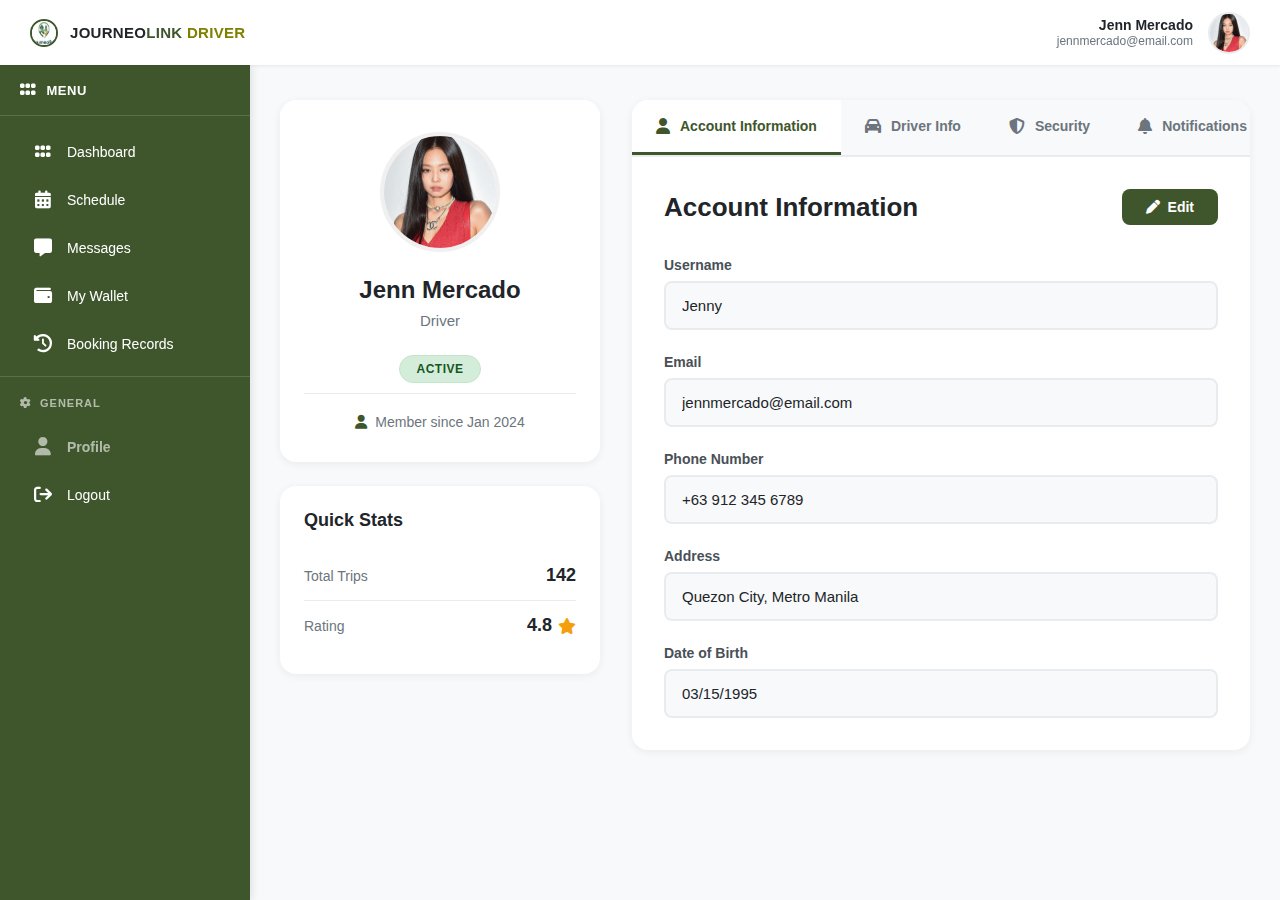
<file: DriverManagementt/html/profile.html>
<!DOCTYPE html>
<html lang="en">
<head>
    <meta charset="UTF-8">
    <meta name="viewport" content="width=device-width, initial-scale=1.0">
    <title>Profile - JourneoLink Driver</title>
    <link rel="icon" type="image/png" href="../assets/logo.png">
    <link rel="stylesheet" href="../css/dashboard.css">
    <link rel="stylesheet" href="../css/profile.css">
    <link rel="stylesheet" href="https://cdnjs.cloudflare.com/ajax/libs/font-awesome/6.5.2/css/all.min.css" />
</head>
<body data-page="profile">
    <!-- Header -->
    <header class="header">
        <div class="header-left">
            <button class="mobile-menu-btn" id="mobileMenuBtn" aria-label="Toggle menu">
                <i class="fa-solid fa-bars"></i>
            </button>
            <img src="../assets/logo.png" alt="JourneoLink Logo" class="logo">
            <span class="brand-name">JOURNEO<span class="brand-link">LINK</span> <span class="brand-driver">DRIVER</span></span>
        </div>
        <div class="header-right">
            <div class="user-info">
                <span class="user-name">Jenn Mercado</span>
                <span class="user-email">jennmercado@email.com</span>
            </div>
            <img src="../assets/user-avatar.png" alt="User Avatar" class="user-avatar">
        </div>
    </header>

    <!-- Sidebar -->
    <aside class="sidebar" id="sidebar">
        <div class="sidebar-header" id="menuToggle" role="button" tabindex="0" aria-label="Toggle sidebar">
            <i class="fa-solid fa-grip"></i> MENU
        </div>
        
        <nav class="sidebar-nav">
            <div class="nav-section">
                <a href="dashboard.html" class="nav-item" data-page="dashboard">
                    <span class="icon"><i class="fa-solid fa-grip"></i></span>
                    <span class="nav-text">Dashboard</span> 
                </a>
                <a href="schedule.html" class="nav-item" data-page="schedule">
                    <span class="icon"><i class="fa-solid fa-calendar-days"></i></span>
                    <span class="nav-text">Schedule</span>
                </a>
                <a href="messages.html" class="nav-item" data-page="messages">
                    <span class="icon"><i class="fa-solid fa-message"></i></span>
                    <span class="nav-text">Messages</span>
                </a>
                <a href="wallet.html" class="nav-item" data-page="wallet">
                    <span class="icon"><i class="fa-solid fa-wallet"></i></span>
                    <span class="nav-text">My Wallet</span>
                </a>
                <a href="history.html" class="nav-item" data-page="history">
                    <span class="icon"><i class="fa-solid fa-clock-rotate-left"></i></span>
                    <span class="nav-text">Booking Records</span>
                </a>
            </div>
            
            <div class="nav-section">
                <div class="nav-section-title">
                    <i class="fa-solid fa-gear"></i> GENERAL
                </div>
                <a href="profile.html" class="nav-item" data-page="profile">
                    <span class="icon"><i class="fa-solid fa-user"></i></span>
                    <span class="nav-text">Profile</span>
                </a>
                <a href="#" class="nav-item" id="logoutBtn">
                    <span class="icon"><i class="fa-solid fa-arrow-right-from-bracket"></i></span>
                    <span class="nav-text">Logout</span>
                </a>
            </div>
        </nav>
    </aside>

    <!-- Main Content -->
    <main class="main-content" id="mainContent">
        <div class="profile-container">
            <!-- Left Sidebar - Profile Card -->
            <aside class="profile-sidebar">
                <div class="profile-card">
                    <div class="profile-avatar-container">
                        <img src="../assets/user-avatar.png" alt="Jenn Mercado" class="profile-avatar">
                    </div>
                    <h2 class="profile-name">Jenn Mercado</h2>
                    <p class="profile-role">Driver</p>
                    <span class="profile-status active">ACTIVE</span>
                    
                    <div class="profile-member-info">
                        <i class="fa-solid fa-user"></i>
                        <span>Member since Jan 2024</span>
                    </div>
                </div>

                <div class="quick-stats">
                    <h3>Quick Stats</h3>
                    <div class="stat-item">
                        <span class="stat-label">Total Trips</span>
                        <span class="stat-value">142</span>
                    </div>
                    <div class="stat-item">
                        <span class="stat-label">Rating</span>
                        <span class="stat-value">4.8 <i class="fa-solid fa-star"></i></span>
                    </div>
                </div>
            </aside>

            <!-- Right Content - Tabbed Interface -->
            <div class="profile-content">
                <!-- Tab Navigation -->
                <div class="profile-tabs">
                    <button class="profile-tab active" data-tab="account-info">
                        <i class="fa-solid fa-user"></i>
                        <span>Account Information</span>
                    </button>
                    <button class="profile-tab" data-tab="driver-info">
                        <i class="fa-solid fa-car"></i>
                        <span>Driver Info</span>
                    </button>
                    <button class="profile-tab" data-tab="security">
                        <i class="fa-solid fa-shield-halved"></i>
                        <span>Security</span>
                    </button>
                    <button class="profile-tab" data-tab="notifications">
                        <i class="fa-solid fa-bell"></i>
                        <span>Notifications</span>
                    </button>
                </div>

                <!-- Tab Content Container -->
                <div class="tab-panels">
                    
                    <!-- ACCOUNT INFORMATION TAB -->
                    <div class="tab-panel active" id="account-info">
                        <div class="panel-header">
                            <h2>Account Information</h2>
                            <button class="edit-btn" id="editAccountBtn">
                                <i class="fa-solid fa-pen"></i>
                                Edit
                            </button>
                        </div>

                        <form class="profile-form" id="accountForm">
                            <div class="form-group">
                                <label for="username">Username</label>
                                <input type="text" id="username" name="username" value="Jenny" class="form-input" readonly>
                            </div>

                            <div class="form-group">
                                <label for="email">Email</label>
                                <input type="email" id="email" name="email" value="jennmercado@email.com" class="form-input" readonly>
                            </div>

                            <div class="form-group">
                                <label for="phone">Phone Number</label>
                                <input type="tel" id="phone" name="phone" value="+63 912 345 6789" class="form-input" readonly>
                            </div>

                            <div class="form-group">
                                <label for="address">Address</label>
                                <input type="text" id="address" name="address" value="Quezon City, Metro Manila" class="form-input" readonly>
                            </div>

                            <div class="form-group">
                                <label for="dob">Date of Birth</label>
                                <input type="text" id="dob" name="dob" value="03/15/1995" class="form-input" readonly>
                            </div>

                            <div class="form-actions" style="display: none;" id="accountFormActions">
                                <button type="button" class="btn-save" id="saveAccountBtn">Save Changes</button>
                                <button type="button" class="btn-cancel" id="cancelAccountBtn">Cancel</button>
                            </div>
                        </form>
                    </div>

                    <!-- DRIVER INFO TAB -->
                    <div class="tab-panel" id="driver-info">
                        <div class="panel-header">
                            <h2>Driver's Information</h2>
                            <button class="edit-btn" id="editDriverBtn">
                                <i class="fa-solid fa-pen"></i>
                                Edit
                            </button>
                        </div>

                        <form class="profile-form" id="driverForm">
                            <!-- Driver's License Section -->
                            <div class="form-section">
                                <h3 class="section-title">Driver's License</h3>
                                
                                <div class="form-group">
                                    <label for="licenseNumber">License Number</label>
                                    <input type="text" id="licenseNumber" name="licenseNumber" value="N01-12-345678" class="form-input" readonly>
                                </div>

                                <div class="form-row">
                                    <div class="form-group">
                                        <label for="issueDate">Issue Date</label>
                                        <input type="text" id="issueDate" name="issueDate" value="11/1/25" class="form-input" readonly>
                                    </div>
                                    <div class="form-group">
                                        <label for="expiryDate">Expiry Date</label>
                                        <input type="text" id="expiryDate" name="expiryDate" value="11/1/25" class="form-input" readonly>
                                    </div>
                                </div>

                                <div class="form-group">
                                    <label for="licenseImage">License Image</label>
                                    <div class="license-upload-container">
                                        <div class="license-preview" id="licensePreview">
                                            <img src="../assets/licence-sample.jpg" alt="Driver's License" class="license-image" id="licenseImage">
                                        </div>
                                        <button type="button" class="upload-btn" id="uploadLicenseBtn">
                                            <i class="fa-solid fa-upload"></i>
                                            Upload New
                                        </button>
                                        <input type="file" id="licenseFileInput" accept="image/*" style="display: none;">
                                    </div>
                                </div>

                                <div class="form-group">
                                    <label for="yearsExperience">Years of Experience</label>
                                    <input type="number" id="yearsExperience" name="yearsExperience" value="8" class="form-input" readonly>
                                </div>

                                <div class="form-group">
                                    <label for="previousJobs">Previous Driving Jobs</label>
                                    <textarea id="previousJobs" name="previousJobs" rows="4" class="form-input form-textarea" readonly>Delivery driver for 3 years, Taxi driver for 5 years</textarea>
                                </div>
                            </div>

                            <!-- Vehicle Driving Capability Section -->
                            <div class="form-section">
                                <h3 class="section-title">Vehicle Driving Capability</h3>
                                
                                <div class="form-group">
                                    <label>Vehicle Categories</label>
                                    <div class="vehicle-categories">
                                        <label class="vehicle-category-item">
                                            <input type="checkbox" name="vehicleCategory" value="sedan" checked>
                                            <span class="category-badge">Sedan</span>
                                        </label>
                                        <label class="vehicle-category-item">
                                            <input type="checkbox" name="vehicleCategory" value="suv" checked>
                                            <span class="category-badge">SUV</span>
                                        </label>
                                        <label class="vehicle-category-item">
                                            <input type="checkbox" name="vehicleCategory" value="minibus" checked>
                                            <span class="category-badge">Minibus</span>
                                        </label>
                                        <label class="vehicle-category-item">
                                            <input type="checkbox" name="vehicleCategory" value="van">
                                            <span class="category-badge">Van</span>
                                        </label>
                                        <label class="vehicle-category-item">
                                            <input type="checkbox" name="vehicleCategory" value="truck">
                                            <span class="category-badge">Truck</span>
                                        </label>
                                        <label class="vehicle-category-item">
                                            <input type="checkbox" name="vehicleCategory" value="bus">
                                            <span class="category-badge">Bus</span>
                                        </label>
                                    </div>
                                </div>
                            </div>

                            <div class="form-actions" style="display: none;" id="driverFormActions">
                                <button type="button" class="btn-save" id="saveDriverBtn">Save Changes</button>
                                <button type="button" class="btn-cancel" id="cancelDriverBtn">Cancel</button>
                            </div>
                        </form>
                    </div>

                    <!-- SECURITY TAB -->
                    <div class="tab-panel" id="security">
                        <div class="panel-header">
                            <h2>Security Settings</h2>
                        </div>

                        <div class="security-settings-content">
                            <!-- Password Section -->
                            <div class="security-setting-item">
                                <div class="setting-header">
                                    <div class="setting-info">
                                        <h3>Password</h3>
                                        <p class="setting-subtitle">Last changed 2 months ago</p>
                                    </div>
                                    <button class="change-link" id="changePasswordBtn">Change</button>
                                </div>
                            </div>

                            <!-- Two-Factor Authentication Section -->
                            <div class="security-setting-item">
                                <div class="setting-header">
                                    <div class="setting-info">
                                        <h3>Two-Factor Authentication</h3>
                                        <p class="setting-subtitle">Add extra security to your account</p>
                                    </div>
                                    <label class="toggle-switch">
                                        <input type="checkbox" id="twoFactorToggle">
                                        <span class="toggle-slider"></span>
                                    </label>
                                </div>
                            </div>
                        </div>
                    </div>

                    <!-- NOTIFICATIONS TAB -->
                    <div class="tab-panel" id="notifications">
                        <div class="panel-header">
                            <h2>Notification Preferences</h2>
                            <p class="panel-subtitle">Manage your email and SMS alerts</p>
                        </div>

                        <div class="notification-preferences-content">
                            <!-- Email Alerts -->
                            <div class="notification-pref-item">
                                <div class="pref-info">
                                    <h3>Email Alerts</h3>
                                    <p>Receive notifications via email</p>
                                </div>
                                <label class="toggle-switch">
                                    <input type="checkbox" id="emailAlertsToggle">
                                    <span class="toggle-slider"></span>
                                </label>
                            </div>

                            <!-- SMS Alerts -->
                            <div class="notification-pref-item">
                                <div class="pref-info">
                                    <h3>SMS Alerts</h3>
                                    <p>Receive notifications via SMS</p>
                                </div>
                                <label class="toggle-switch">
                                    <input type="checkbox" id="smsAlertsToggle">
                                    <span class="toggle-slider"></span>
                                </label>
                            </div>

                            <!-- Trip Updates -->
                            <div class="notification-pref-item">
                                <div class="pref-info">
                                    <h3>Trip Updates</h3>
                                    <p>Get notified about trip requests and updates</p>
                                </div>
                                <label class="toggle-switch">
                                    <input type="checkbox" id="tripUpdatesToggle">
                                    <span class="toggle-slider"></span>
                                </label>
                            </div>

                            <!-- Promotions -->
                            <div class="notification-pref-item">
                                <div class="pref-info">
                                    <h3>Promotions</h3>
                                    <p>Receive special offers and discounts</p>
                                </div>
                                <label class="toggle-switch">
                                    <input type="checkbox" id="promotionsToggle">
                                    <span class="toggle-slider"></span>
                                </label>
                            </div>
                        </div>
                    </div>

                </div>
            </div>
        </div>
    </main>

    <!-- Logout Modal -->
    <div class="modal" id="logoutModal">
        <div class="modal-overlay"></div>
        <div class="modal-content logout-modal-content">
            <div class="logout-modal-body">
                <div class="logout-modal-header">
                    <h3 class="logout-modal-title">Confirm Logout</h3>
                    <p class="logout-modal-text">Are you sure you want to leave?</p>
                </div>
                <div class="logout-modal-actions">
                    <button class="btn-logout-confirm" id="confirmLogout">
                        <i class="fa-solid fa-arrow-right-from-bracket"></i>
                        Yes, Log Out
                    </button>
                    <button class="btn-logout-cancel" id="cancelLogout">Cancel</button>
                </div>
            </div>
        </div>
    </div>

    <!-- Edit Account Information Modal -->
    <div class="edit-modal-overlay" id="editAccountModal">
        <div class="edit-modal">
            <div class="edit-modal-header">
                <h2>Edit Account Information</h2>
                <button class="close-modal-btn" id="closeEditModalBtn">
                    <i class="fa-solid fa-xmark"></i>
                </button>
            </div>
            <div class="edit-modal-body">
                <form id="editAccountForm">
                    <div class="edit-form-group">
                        <label for="editUsername">Username</label>
                        <input type="text" id="editUsername" name="username" class="edit-form-input" value="Jenny" required>
                    </div>

                    <div class="edit-form-group">
                        <label for="editEmail">Email</label>
                        <input type="email" id="editEmail" name="email" class="edit-form-input" value="jennmercado@email.com" required>
                    </div>

                    <div class="edit-form-group">
                        <label for="editPhone">Phone Number</label>
                        <input type="tel" id="editPhone" name="phone" class="edit-form-input" value="+63 912 345 6789" required>
                    </div>

                    <div class="edit-form-group">
                        <label for="editAddress">Address</label>
                        <input type="text" id="editAddress" name="address" class="edit-form-input" value="Quezon City, Metro Manila" required>
                    </div>

                    <div class="edit-form-group">
                        <label for="editDob">Date of Birth</label>
                        <input type="text" id="editDob" name="dob" class="edit-form-input" value="03/15/1995" required>
                    </div>

                    <div class="edit-modal-actions">
                        <button type="button" class="cancel-btn" id="cancelEditBtn">Cancel</button>
                        <button type="submit" class="save-btn">Save Changes</button>
                    </div>
                </form>
            </div>
        </div>
    </div>

    <!-- Edit Driver Information Modal -->
    <div class="edit-modal-overlay" id="editDriverModal">
        <div class="edit-modal edit-driver-modal">
            <div class="edit-modal-header">
                <h2>Edit Driver Information</h2>
                <button class="close-modal-btn" id="closeDriverModalBtn">
                    <i class="fa-solid fa-xmark"></i>
                </button>
            </div>
            <div class="edit-modal-body">
                <form id="editDriverForm">
                    <div class="edit-form-group">
                        <label for="editLicenseNumber">Active License Number</label>
                        <div class="input-with-icon">
                            <input type="password" id="editLicenseNumber" name="licenseNumber" class="edit-form-input password-input" value="N01-12-345678" required>
                            <button type="button" class="toggle-password-btn" id="toggleLicensePassword" data-target="editLicenseNumber">
                                <i class="fa-solid fa-eye-slash"></i>
                            </button>
                        </div>
                    </div>

                    <div class="form-row-modal">
                        <div class="edit-form-group">
                            <label for="editIssueDate">Issue Date</label>
                            <input type="text" id="editIssueDate" name="issueDate" class="edit-form-input" placeholder="mm/dd/yy" value="11/1/25" required>
                        </div>
                        <div class="edit-form-group">
                            <label for="editExpiryDate">Expiry Date</label>
                            <input type="text" id="editExpiryDate" name="expiryDate" class="edit-form-input" placeholder="mm/dd/yy" value="11/1/25" required>
                        </div>
                    </div>

                    <div class="edit-form-group">
                        <label for="editYearsExperience">Years of Experience</label>
                        <input type="text" id="editYearsExperience" name="yearsExperience" class="edit-form-input" placeholder="Total Years of Experience" value="8" required>
                    </div>

                    <div class="edit-form-group">
                        <label for="editPreviousJobs">Previous Driving Job</label>
                        <input type="text" id="editPreviousJobs" name="previousJobs" class="edit-form-input" placeholder="Previous Driving Job" value="Delivery driver for 3 years, Taxi driver for 5 years" required>
                    </div>

                    <div class="edit-form-group">
                        <label for="editVehicleCapability">Vehicle Driving Capability</label>
                        <div class="custom-dropdown" id="vehicleDropdown">
                            <button type="button" class="dropdown-toggle" id="vehicleDropdownToggle">
                                <span class="dropdown-label">Select Vehicle Capability</span>
                                <i class="fa-solid fa-chevron-up"></i>
                            </button>
                            <div class="dropdown-menu" id="vehicleDropdownMenu">
                                <div class="dropdown-header">Available roles</div>
                                <label class="dropdown-item">
                                    <input type="checkbox" name="vehicleCapability" value="sedan" id="checkSedan">
                                    <span>Sedan</span>
                                </label>
                                <label class="dropdown-item">
                                    <input type="checkbox" name="vehicleCapability" value="suv" id="checkSUV">
                                    <span>SUV</span>
                                </label>
                                <label class="dropdown-item">
                                    <input type="checkbox" name="vehicleCapability" value="minivan" id="checkMinivan">
                                    <span>Minivan</span>
                                </label>
                                <label class="dropdown-item">
                                    <input type="checkbox" name="vehicleCapability" value="hatchback" id="checkHatchback">
                                    <span>Hatchback</span>
                                </label>
                            </div>
                        </div>
                    </div>

                    <div class="edit-modal-actions">
                        <button type="button" class="cancel-btn" id="cancelDriverEditBtn">Cancel</button>
                        <button type="submit" class="save-btn">Save Changes</button>
                    </div>
                </form>
            </div>
        </div>
    </div>

    <!-- Change Password Modal -->
    <div class="edit-modal-overlay" id="changePasswordModal">
        <div class="edit-modal change-password-modal">
            <div class="edit-modal-header">
                <h2>Change Password</h2>
                <button class="close-modal-btn" id="closePasswordModalBtn">
                    <i class="fa-solid fa-xmark"></i>
                </button>
            </div>
            <div class="edit-modal-body">
                <form id="changePasswordForm">
                    <div class="edit-form-group">
                        <label for="currentPassword">Enter you current password</label>
                        <div class="input-with-icon">
                            <input type="password" id="currentPassword" name="currentPassword" class="edit-form-input password-input" placeholder="Enter you current password" required>
                            <button type="button" class="toggle-password-btn" data-target="currentPassword">
                                <i class="fa-solid fa-eye-slash"></i>
                            </button>
                        </div>
                    </div>

                    <div class="edit-form-group">
                        <label for="newPassword">Enter new password</label>
                        <div class="input-with-icon">
                            <input type="password" id="newPassword" name="newPassword" class="edit-form-input password-input" placeholder="Enter new password" required>
                            <button type="button" class="toggle-password-btn" data-target="newPassword">
                                <i class="fa-solid fa-eye-slash"></i>
                            </button>
                        </div>
                    </div>

                    <div class="edit-form-group">
                        <label for="confirmPassword">Confirm password</label>
                        <div class="input-with-icon">
                            <input type="password" id="confirmPassword" name="confirmPassword" class="edit-form-input password-input" placeholder="Confirm password" required>
                            <button type="button" class="toggle-password-btn" data-target="confirmPassword">
                                <i class="fa-solid fa-eye-slash"></i>
                            </button>
                        </div>
                    </div>

                    <div class="edit-modal-actions">
                        <button type="button" class="cancel-btn" id="cancelPasswordBtn">Cancel</button>
                        <button type="submit" class="save-btn">Save Changes</button>
                    </div>
                </form>
            </div>
        </div>
    </div>

    <script src="../js/layout.js"></script>
    <script src="../js/profile.js"></script>
</body>
</html>
</file>
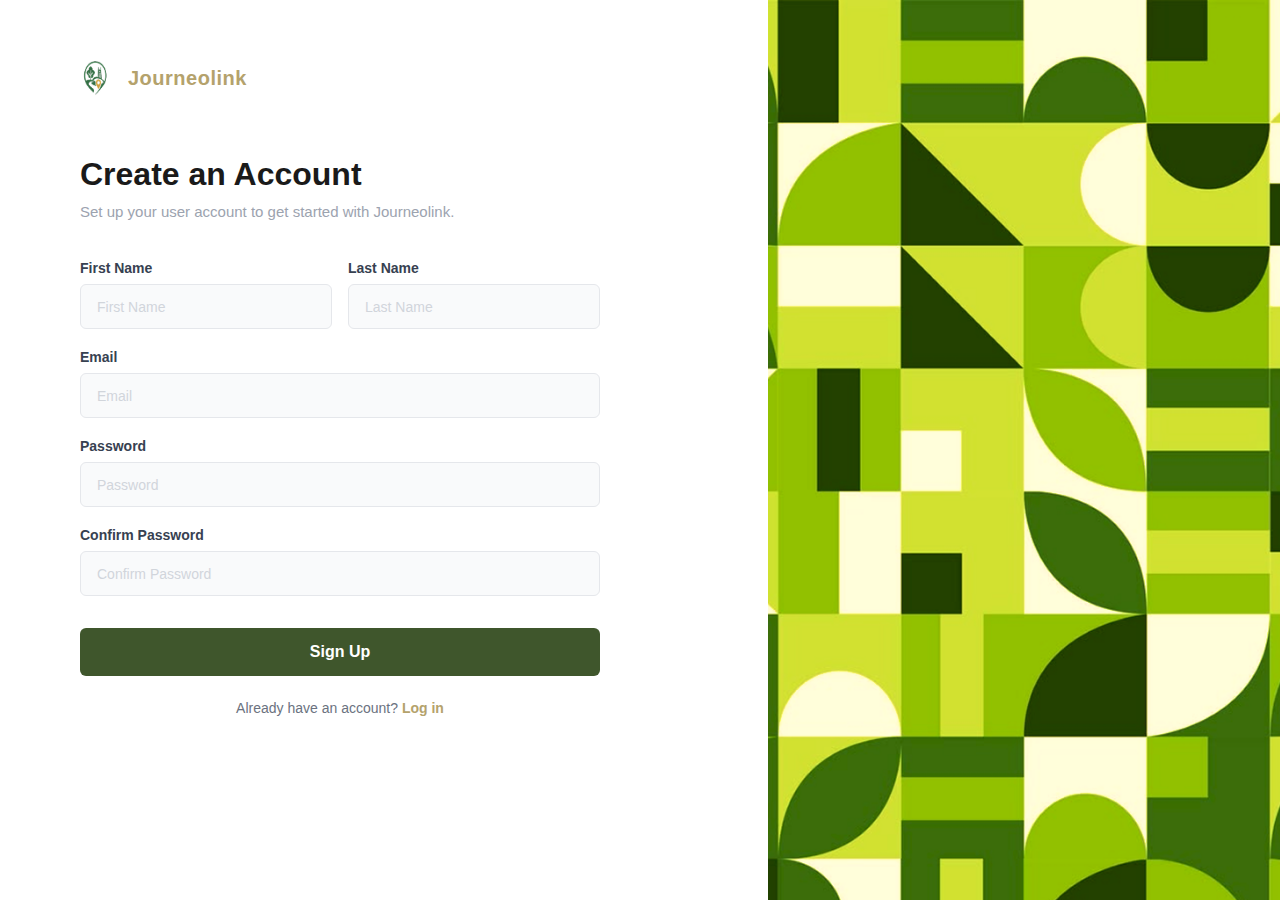
<file: DriverManagementt/html/register.html>
<!DOCTYPE html>
<html lang="en">
<head>
    <meta charset="UTF-8">
    <meta name="viewport" content="width=device-width, initial-scale=1.0">
    <title>Create an Account - Journeolink</title>
    <link rel="icon" type="image/png" href="../assets/brand-logo.png">
    <link rel="stylesheet" href="../css/register.css">
</head>
<body>
    <!-- Left Side - Form -->
    <div class="register-left">
        <div class="logo-section">
            <img src="../assets/brand-logo.png" alt="Journeolink Logo" class="logo">
            <div class="brand-text">Journeolink</div>
        </div>

        <div class="form-container">
            <h1>Create an Account</h1>
            <p class="subtitle">Set up your user account to get started with Journeolink.</p>

            <form id="registerForm" action="#" method="POST">
                <div class="form-row">
                    <div class="form-group">
                        <label for="firstName">First Name</label>
                        <input 
                            type="text" 
                            id="firstName" 
                            name="firstName" 
                            placeholder="First Name" 
                            required
                            minlength="2"
                            maxlength="50">
                    </div>

                    <div class="form-group">
                        <label for="lastName">Last Name</label>
                        <input 
                            type="text" 
                            id="lastName" 
                            name="lastName" 
                            placeholder="Last Name" 
                            required
                            minlength="2"
                            maxlength="50">
                    </div>
                </div>

                <div class="form-group">
                    <label for="email">Email</label>
                    <input 
                        type="email" 
                        id="email" 
                        name="email" 
                        placeholder="Email" 
                        required
                        pattern="[a-z0-9._%+-]+@[a-z0-9.-]+\.[a-z]{2,}$">
                </div>

                <div class="form-group">
                    <label for="password">Password</label>
                    <input 
                        type="password" 
                        id="password" 
                        name="password" 
                        placeholder="Password" 
                        required
                        minlength="8">
                </div>

                <div class="form-group">
                    <label for="confirmPassword">Confirm Password</label>
                    <input 
                        type="password" 
                        id="confirmPassword" 
                        name="confirmPassword" 
                        placeholder="Confirm Password" 
                        required
                        minlength="8">
                </div>

                <button type="submit" class="btn-register">
                    Sign Up
                </button>
            </form>

            <div class="login-link">
                Already have an account? <a href="login.html">Log in</a>
            </div>
        </div>
    </div>

    <!-- Right Side - Image -->
    <div class="register-right"></div>

    <!-- Personal Information Modal -->
    <div id="personalInfoModal" class="modal">
        <div class="modal-content">
            <div class="modal-left">
                <div class="logo-section">
                    <img src="../assets/brand-logo.png" alt="Journeolink Logo" class="logo">
                    <div class="brand-text">Journeolink</div>
                </div>

                <div class="form-container">
                    <h1>Personal Information</h1>
                    <p class="subtitle">Fill in your accurate and valid details to ensure a smooth onboarding experience.</p>

                    <form id="personalInfoForm">
                        <!-- Name Section -->
                        <div class="form-section">
                            <label class="section-label">Name</label>
                            <div class="name-row">
                                <div class="form-group">
                                    <label for="lastName">Last Name</label>
                                    <input 
                                        type="text" 
                                        id="lastName" 
                                        name="lastName" 
                                        placeholder="Last name" 
                                        required>
                                </div>
                                <div class="form-group">
                                    <label for="firstNameFull">First Name</label>
                                    <input 
                                        type="text" 
                                        id="firstNameFull" 
                                        name="firstNameFull" 
                                        placeholder="First Name" 
                                        required>
                                </div>
                                <div class="form-group">
                                    <label for="middleName">Middle Name</label>
                                    <input 
                                        type="text" 
                                        id="middleName" 
                                        name="middleName" 
                                        placeholder="Middle Name">
                                </div>
                                <div class="form-group ext-group">
                                    <label for="ext">Ext.</label>
                                    <input 
                                        type="text" 
                                        id="ext" 
                                        name="ext" 
                                        placeholder="Ext">
                                </div>
                            </div>
                        </div>

                        <!-- Birthdate and Gender -->
                        <div class="form-row-half">
                            <div class="form-group">
                                <label for="birthdate">Birthdate</label>
                                <input 
                                    type="date" 
                                    id="birthdate" 
                                    name="birthdate" 
                                    placeholder="Birthdate" 
                                    required>
                            </div>
                            <div class="form-group">
                                <label for="gender">Gender</label>
                                <select id="gender" name="gender" required>
                                    <option value="">Gender</option>
                                    <option value="male">Male</option>
                                    <option value="female">Female</option>
                                    <option value="other">Other</option>
                                </select>
                            </div>
                        </div>

                        <!-- Address -->
                        <div class="form-group">
                            <label for="address">Address</label>
                            <p class="field-description">Please provide your current address (must match with your Proof of Address document).</p>
                            <input 
                                type="text" 
                                id="address" 
                                name="address" 
                                placeholder="Current Address" 
                                required>
                        </div>

                        <!-- Contact Number and Alternative Email -->
                        <div class="form-row-half">
                            <div class="form-group">
                                <label for="contactNumber">Contact Number</label>
                                <p class="field-description">Your contact number must be active.</p>
                                <input 
                                    type="tel" 
                                    id="contactNumber" 
                                    name="contactNumber" 
                                    placeholder="Contact Number" 
                                    required>
                            </div>
                            <div class="form-group">
                                <label for="alternativeEmail">Alternative Email</label>
                                <p class="field-description">Your alternative email must be active.</p>
                                <input 
                                    type="email" 
                                    id="alternativeEmail" 
                                    name="alternativeEmail" 
                                    placeholder="Alternative email">
                            </div>
                        </div>

                        <button type="submit" class="btn-next">
                            Next
                            <svg width="20" height="20" viewBox="0 0 20 20" fill="none">
                                <path d="M7.5 15L12.5 10L7.5 5" stroke="currentColor" stroke-width="2" stroke-linecap="round" stroke-linejoin="round"/>
                            </svg>
                        </button>
                    </form>
                </div>
            </div>

            <div class="modal-right"></div>
        </div>
    </div>

    <!-- Upload Documents Modal -->
    <div id="uploadDocumentsModal" class="modal">
        <div class="modal-content">
            <div class="modal-left">
                <div class="logo-section">
                    <img src="../assets/brand-logo.png" alt="Journeolink Logo" class="logo">
                    <div class="brand-text">Journeolink</div>
                </div>

                <div class="form-container">
                    <h1>Almost Done - Upload Your Files</h1>
                    <p class="subtitle">Submit your driver's license and supporting documents for verification.</p>

                    <form id="uploadDocumentsForm">
                        <!-- License Section -->
                        <div class="form-section">
                            <label class="section-label">License</label>
                            <div class="form-row-half">
                                <div class="form-group">
                                    <label for="licenseNumber">License Number</label>
                                    <input 
                                        type="text" 
                                        id="licenseNumber" 
                                        name="licenseNumber" 
                                        placeholder="License Number" 
                                        required>
                                </div>
                                <div class="form-group">
                                    <label for="licenseExpiry">License Expiry Date</label>
                                    <input 
                                        type="date" 
                                        id="licenseExpiry" 
                                        name="licenseExpiry" 
                                        placeholder="License Expiry Date" 
                                        required>
                                </div>
                            </div>
                            <div class="form-group">
                                <label for="licensePhoto">License Photo (Provide a valid driver's license photo for verification.)</label>
                                <div class="file-upload-wrapper">
                                    <input 
                                        type="file" 
                                        id="licensePhoto" 
                                        name="licensePhoto" 
                                        accept="image/*,.pdf"
                                        required>
                                    <label for="licensePhoto" class="file-upload-label">
                                        <svg width="20" height="20" viewBox="0 0 20 20" fill="none">
                                            <path d="M10 5V15M5 10H15" stroke="currentColor" stroke-width="2" stroke-linecap="round"/>
                                        </svg>
                                        <span class="file-name">License Photo</span>
                                    </label>
                                </div>
                            </div>
                        </div>

                        <!-- NBI Clearance Photo -->
                        <div class="form-group">
                            <label for="nbiClearance" class="section-label">NBI Clearance Photo</label>
                            <div class="file-upload-wrapper">
                                <input 
                                    type="file" 
                                    id="nbiClearance" 
                                    name="nbiClearance" 
                                    accept="image/*,.pdf"
                                    required>
                                <label for="nbiClearance" class="file-upload-label">
                                    <svg width="20" height="20" viewBox="0 0 20 20" fill="none">
                                        <path d="M10 5V15M5 10H15" stroke="currentColor" stroke-width="2" stroke-linecap="round"/>
                                    </svg>
                                    <span class="file-name">NBI Clearance</span>
                                </label>
                            </div>
                        </div>

                        <!-- Proof of Address -->
                        <div class="form-group">
                            <label for="proofOfAddress" class="section-label">Proof of Address <span class="label-note">(Must match with the current address you provided).</span></label>
                            <div class="file-upload-wrapper">
                                <input 
                                    type="file" 
                                    id="proofOfAddress" 
                                    name="proofOfAddress" 
                                    accept="image/*,.pdf"
                                    required>
                                <label for="proofOfAddress" class="file-upload-label">
                                    <svg width="20" height="20" viewBox="0 0 20 20" fill="none">
                                        <path d="M10 5V15M5 10H15" stroke="currentColor" stroke-width="2" stroke-linecap="round"/>
                                    </svg>
                                    <span class="file-name">Proof of Address</span>
                                </label>
                            </div>
                        </div>

                        <!-- 2x2 ID Picture -->
                        <div class="form-group">
                            <label for="idPicture" class="section-label">2x2 ID Picture <span class="label-note">(Make sure your face is clearly visible, with no filters or accessories, on a plain white background).</span></label>
                            <div class="file-upload-wrapper">
                                <input 
                                    type="file" 
                                    id="idPicture" 
                                    name="idPicture" 
                                    accept="image/*"
                                    required>
                                <label for="idPicture" class="file-upload-label">
                                    <svg width="20" height="20" viewBox="0 0 20 20" fill="none">
                                        <path d="M10 5V15M5 10H15" stroke="currentColor" stroke-width="2" stroke-linecap="round"/>
                                    </svg>
                                    <span class="file-name">2×2 ID Picture</span>
                                </label>
                            </div>
                        </div>

                        <!-- Terms and Conditions -->
                        <div class="form-group checkbox-group">
                            <label class="checkbox-label">
                                <input 
                                    type="checkbox" 
                                    id="termsAccept" 
                                    name="termsAccept" 
                                    required>
                                <span class="checkbox-text">I accept the <a href="#" class="terms-link">Terms and Conditions</a> and consent to the use of my data for verification purposes.</span>
                            </label>
                        </div>

                        <!-- Buttons -->
                        <div class="form-buttons">
                            <button type="button" class="btn-back" id="backToPersonalInfo">
                                <svg width="20" height="20" viewBox="0 0 20 20" fill="none">
                                    <path d="M12.5 15L7.5 10L12.5 5" stroke="currentColor" stroke-width="2" stroke-linecap="round" stroke-linejoin="round"/>
                                </svg>
                                Back
                            </button>
                            <button type="submit" class="btn-next">
                                Next
                                <svg width="20" height="20" viewBox="0 0 20 20" fill="none">
                                    <path d="M7.5 15L12.5 10L7.5 5" stroke="currentColor" stroke-width="2" stroke-linecap="round" stroke-linejoin="round"/>
                                </svg>
                            </button>
                        </div>
                    </form>
                </div>
            </div>

            <div class="modal-right"></div>
        </div>
    </div>

    <!-- Review Application Modal -->
    <div id="reviewApplicationModal" class="modal">
        <div class="modal-content">
            <div class="modal-left">
                <div class="logo-section">
                    <img src="../assets/brand-logo.png" alt="Journeolink Logo" class="logo">
                    <div class="brand-text">Journeolink</div>
                </div>

                <div class="form-container">
                    <h1>One Last Step - Review Your Application</h1>
                    <p class="subtitle">Make sure your information is correct. You won't be able to edit after submission.</p>

                    <form id="reviewApplicationForm">
                        <!-- Name Section -->
                        <div class="review-section">
                            <label class="section-label">Name</label>
                            <div class="name-row">
                                <div class="form-group">
                                    <label>Last Name</label>
                                    <input type="text" id="review-lastName" readonly>
                                </div>
                                <div class="form-group">
                                    <label>First Name</label>
                                    <input type="text" id="review-firstName" readonly>
                                </div>
                                <div class="form-group">
                                    <label>Middle Name</label>
                                    <input type="text" id="review-middleName" readonly>
                                </div>
                                <div class="form-group ext-group">
                                    <label>Ext.</label>
                                    <input type="text" id="review-ext" readonly>
                                </div>
                            </div>
                        </div>

                        <!-- Birthdate and Gender -->
                        <div class="form-row-half">
                            <div class="form-group">
                                <label>Birthdate</label>
                                <input type="text" id="review-birthdate" readonly>
                            </div>
                            <div class="form-group">
                                <label>Gender</label>
                                <input type="text" id="review-gender" readonly>
                            </div>
                        </div>

                        <!-- Address -->
                        <div class="form-group">
                            <label>Address</label>
                            <input type="text" id="review-address" readonly>
                        </div>

                        <!-- Contact Number and Alternative Email -->
                        <div class="form-row-half">
                            <div class="form-group">
                                <label>Contact Number</label>
                                <input type="text" id="review-contactNumber" readonly>
                            </div>
                            <div class="form-group">
                                <label>Alternative Email</label>
                                <input type="text" id="review-alternativeEmail" readonly>
                            </div>
                        </div>

                        <!-- License Section -->
                        <div class="review-section">
                            <label class="section-label">License</label>
                            <div class="license-row">
                                <div class="form-group">
                                    <label>License Number</label>
                                    <input type="text" id="review-licenseNumber" readonly>
                                </div>
                                <div class="form-group">
                                    <label>License Expiry Date</label>
                                    <input type="text" id="review-licenseExpiry" readonly>
                                </div>
                                <div class="form-group">
                                    <label>License Photo</label>
                                    <input type="text" id="review-licensePhoto" readonly>
                                </div>
                            </div>
                        </div>

                        <!-- Documents -->
                        <div class="documents-row">
                            <div class="form-group">
                                <label>NBI Clearance Photo</label>
                                <input type="text" id="review-nbiClearance" readonly>
                            </div>
                            <div class="form-group">
                                <label>Proof of Address</label>
                                <input type="text" id="review-proofOfAddress" readonly>
                            </div>
                            <div class="form-group">
                                <label>2x2 ID Picture</label>
                                <input type="text" id="review-idPicture" readonly>
                            </div>
                        </div>

                        <!-- Terms Confirmation -->
                        <div class="form-group checkbox-group">
                            <label class="checkbox-label">
                                <input type="checkbox" id="review-termsAccept" checked disabled>
                                <span class="checkbox-text">I accept the <a href="#" class="terms-link">Terms and Conditions</a> and consent to the use of my data for verification purposes.</span>
                            </label>
                        </div>

                        <!-- Buttons -->
                        <div class="form-buttons">
                            <button type="button" class="btn-back" id="backToUpload">
                                <svg width="20" height="20" viewBox="0 0 20 20" fill="none">
                                    <path d="M12.5 15L7.5 10L12.5 5" stroke="currentColor" stroke-width="2" stroke-linecap="round" stroke-linejoin="round"/>
                                </svg>
                                Back
                            </button>
                            <button type="submit" class="btn-submit">
                                Submit
                            </button>
                        </div>
                    </form>
                </div>
            </div>

            <div class="modal-right"></div>
        </div>
    </div>

    <!-- Loading Modal -->
    <div id="registrationLoadingModal" class="modal">
        <div class="modal-content">
            <div class="modal-left loading-modal-left">
                <div class="logo-section-center">
                    <img src="../assets/brand-logo.png" alt="Journeolink Logo" class="logo">
                    <div class="brand-text">Journeolink</div>
                </div>

                <div class="loading-content">
                    <div class="animation-wrapper">
                        <div id="loadingSpinner" class="spinner-wrapper">
                            <svg class="loading-spinner" viewBox="0 0 50 50">
                                <circle class="spinner-path" cx="25" cy="25" r="20" fill="none" stroke-width="5"></circle>
                            </svg>
                        </div>
                        <div id="successCheckmark" class="checkmark-wrapper" style="display: none;">
                            <svg class="checkmark" viewBox="0 0 52 52">
                                <circle class="checkmark-circle" cx="26" cy="26" r="25" fill="none"/>
                                <path class="checkmark-check" fill="none" d="M14.1 27.2l7.1 7.2 16.7-16.8"/>
                            </svg>
                        </div>
                    </div>
                    <h1 class="loading-title" id="loadingTitle">Processing Your Application</h1>
                    <p class="loading-message" id="loadingMessage">Please wait while we submit your registration. This may take a few moments...</p>
                </div>
            </div>
            <div class="modal-right"></div>
        </div>
    </div>

    <!-- Registration Success Modal -->
    <div id="registrationSuccessModal" class="modal">
        <div class="modal-content">
            <div class="modal-left success-modal-left">
                <div class="logo-section-center">
                    <img src="../assets/brand-logo.png" alt="Journeolink Logo" class="logo">
                    <div class="brand-text">Journeolink</div>
                </div>

                <div class="success-content">
                    <h1 class="success-title">Great Job! Your Application Is In</h1>
                    <p class="success-message">
                        You are one step away from becoming a Journeolink Driver-Partner! Our team 
                        will review your details and notify you once verification is complete 
                        via email or your dashboard.
                    </p>
                    <div class="success-buttons">
                        <a href="index.html" class="btn-home">Go Home</a>
                        <a href="dashboard.html" class="btn-dashboard">Proceed to Dashboard</a>
                    </div>
                </div>
            </div>

            <div class="modal-right"></div>
        </div>
    </div>

    <!-- Registration Error Modal -->
    <div id="registrationErrorModal" class="modal">
        <div class="modal-content">
            <div class="modal-left error-modal-left">
                <div class="logo-section">
                    <img src="../assets/brand-logo.png" alt="Journeolink Logo" class="logo">
                    <div class="brand-text">Journeolink</div>
                </div>

                <div class="error-content">
                    <h1 class="error-title">Oops! Something went wrong...</h1>
                    <p class="error-code">HTTP 500 ERROR - INTERNAL SERVER ERROR</p>
                    <p class="error-message">
                        We encountered an unexpected problem. Your application wasn't processed. 
                        Please try again later or reach out to our support team.
                    </p>
                    <a href="index.html" class="btn-home-error">Go Home</a>
                </div>
            </div>

            <div class="modal-right"></div>
        </div>
    </div>

    <!-- Terms and Conditions Modal -->
    <div id="termsModal" class="modal">
        <div class="modal-content terms-modal-content">
            <div class="terms-modal-box">
                <div class="terms-header">
                    <div class="terms-logo-section">
                        <img src="../assets/brand-logo.png" alt="Journeolink Logo" class="logo">
                        <div class="brand-text">Journeolink</div>
                    </div>
                    <button class="terms-close-btn" onclick="closeTerms()">
                        <svg width="24" height="24" viewBox="0 0 24 24" fill="none">
                            <path d="M18 6L6 18M6 6L18 18" stroke="currentColor" stroke-width="2" stroke-linecap="round"/>
                        </svg>
                    </button>
                </div>
                
                <div class="terms-body">
                    <h1 class="terms-title">TERMS AND CONDITIONS</h1>
                    
                    <div class="terms-meta">
                        <p><strong>JourneoLink.ph</strong></p>
                        <p>Effective Date: August 22, 2025</p>
                        <p>Last Updated: August 22, 2025</p>
                    </div>

                    <div class="terms-section">
                        <h2>1. ACCEPTANCE OF TERMS</h2>
                        <p>By accessing and using JourneoLink.ph ("the Platform"), you agree to be bound by these Terms and Conditions. If you do not agree to these terms, please do not use our services.</p>
                    </div>

                    <div class="terms-section">
                        <h2>2. USER ACCOUNTS AND REGISTRATION</h2>
                        <h3>2.1 Account Types</h3>
                        <ul>
                            <li><strong>Clients/Travelers:</strong> Must register using Google, Facebook, or other approved authentication methods</li>
                            <li><strong>Host (Business Owners):</strong> Must provide valid business credentials and permits for verification</li>
                            <li><strong>Drivers:</strong> Must submit complete documentation including valid driver's license, experience records, identification photos, and vehicle capabilities</li>
                            <li><strong>Admin:</strong> Platform administrators responsible for verification and approval processes</li>
                        </ul>
                        
                        <h3>2.2 Account Responsibilities</h3>
                        <ul>
                            <li>You must provide accurate and complete information during registration</li>
                            <li>You are responsible for maintaining the confidentiality of your account credentials</li>
                            <li>You must notify us immediately of any unauthorized access to your account</li>
                            <li>All business owners must possess valid business permits and provide proof of ownership</li>
                        </ul>
                    </div>

                    <div class="terms-section">
                        <h2>3. CAR RENTAL SERVICES</h2>
                        <h3>3.1 Reservation Process</h3>
                        <ul>
                            <li>Vehicle reservations can be made through the Platform for available cars (4-seater, 8-seater, vans, etc.)</li>
                            <li>Maximum rental period is 7 days</li>
                            <li>Reservations require a refundable downpayment</li>
                            <li>Final rental agreements must be completed with digital contract signing on the Platform</li>
                        </ul>
                        
                        <h3>3.2 Cancellation and Refund Policy</h3>
                        <ul>
                            <li><strong>Full refund:</strong> Available if cancelled within [specify timeframe] of reservation</li>
                            <li><strong>Partial refund:</strong> 50% of the total payment will be refunded if cancelled after the initial period</li>
                            <li><strong>No refund:</strong> Cancellations made [specify timeframe] before pickup time are non-refundable</li>
                        </ul>
                        
                        <h3>3.3 Vehicle Pickup and Return</h3>
                        <ul>
                            <li>Vehicles must be picked up at the designated fixed location specified during reservation</li>
                            <li>Valid government-issued ID must be presented at pickup</li>
                            <li>Vehicle must be returned at the agreed time and location</li>
                            <li>Late returns may incur additional charges</li>
                        </ul>
                        
                        <h3>3.4 Fuel and Toll Fees</h3>
                        <ul>
                            <li><strong>Fuel:</strong> The renter is responsible for refueling the vehicle to the same level as at pickup. Failure to do so will result in refueling charges plus a service fee</li>
                            <li><strong>Toll Fees:</strong> All toll fees incurred during the rental period are the responsibility of the renter</li>
                        </ul>
                        
                        <h3>3.5 Vehicle Condition and Maintenance</h3>
                        <ul>
                            <li>Renters must inspect the vehicle before departure and report any existing damage</li>
                            <li>Regular maintenance is the responsibility of the vehicle owner</li>
                            <li>Renters must treat the vehicle with reasonable care</li>
                        </ul>
                        
                        <h3>3.6 Accident and Damage Policy</h3>
                        <ul>
                            <li>In case of accident or damage, renters must immediately notify JourneoLink.ph and local authorities</li>
                            <li><strong>Liability:</strong> The vehicle owner is primarily liable for damages as per the agreement between the owner and JourneoLink.ph. However, renters may be held financially responsible for damages caused by negligence, reckless driving, or violation of traffic laws</li>
                            <li>Comprehensive incident reports must be filed within 24 hours</li>
                            <li>Insurance coverage details will be specified in the rental contract</li>
                        </ul>
                    </div>

                    <div class="terms-section">
                        <h2>4. DRIVER-FOR-HIRE SERVICES</h2>
                        <h3>4.1 Driver Verification</h3>
                        <ul>
                            <li>All drivers are verified and approved by JourneoLink.ph administrators</li>
                            <li>Driver details including license, experience, photos, and vehicle capabilities are displayed on the Platform</li>
                            <li>Drivers must use QR code verification upon meeting clients for security assurance</li>
                        </ul>
                        
                        <h3>4.2 Driver Services</h3>
                        <ul>
                            <li>Driver services are optional and available for an additional fee</li>
                            <li>Payment for driver services is separate from vehicle rental fees</li>
                            <li>Driver availability is subject to scheduling and confirmation</li>
                        </ul>
                        
                        <h3>4.3 Client-Driver Interaction</h3>
                        <ul>
                            <li>Clients must scan the driver's QR code upon meeting to confirm identity</li>
                            <li>Clients must treat drivers with respect and follow reasonable instructions</li>
                            <li>Any issues or complaints regarding driver conduct must be reported immediately</li>
                        </ul>
                    </div>

                    <div class="terms-section">
                        <h2>5. TOURIST SPOTS AND CONTENT</h2>
                        <h3>5.1 Information Accuracy</h3>
                        <ul>
                            <li>Tourist spot information, including entrance fees, distances, photos, and schedules, is provided by verified business owners and administrators</li>
                            <li>While we strive for accuracy, JourneoLink.ph does not guarantee the completeness or real-time accuracy of all destination information</li>
                            <li>Users should verify critical information before traveling</li>
                        </ul>
                        
                        <h3>5.2 Business Owner Responsibilities</h3>
                        <ul>
                            <li>Business owners (Hosts) must provide accurate and up-to-date information about their establishments</li>
                            <li>Hosts are responsible for updating changes in fees, schedules, and facilities</li>
                            <li>False or misleading information may result in account suspension</li>
                        </ul>
                    </div>

                    <div class="terms-section">
                        <h2>6. PAYMENT TERMS</h2>
                        <h3>6.1 Payment Methods</h3>
                        <ul>
                            <li>Accepted payment methods will be specified on the Platform</li>
                            <li>All payments must be completed through the Platform's secure payment system</li>
                        </ul>
                        
                        <h3>6.2 Pricing</h3>
                        <ul>
                            <li>Vehicle rental prices are based on vehicle type and rental duration</li>
                            <li>Driver fees are calculated separately and added to the total cost</li>
                            <li>All prices are displayed in Philippine Peso (PHP)</li>
                            <li>Prices are subject to change with notice</li>
                        </ul>
                        
                        <h3>6.3 Downpayment</h3>
                        <ul>
                            <li>A refundable downpayment is required for all vehicle reservations</li>
                            <li>Downpayment amount varies based on vehicle type and rental duration</li>
                            <li>Downpayment will be refunded according to the cancellation policy</li>
                        </ul>
                    </div>

                    <div class="terms-section">
                        <h2>7. USER CONDUCT</h2>
                        <h3>7.1 Prohibited Activities</h3>
                        <p>Users must NOT:</p>
                        <ul>
                            <li>Provide false information during registration or booking</li>
                            <li>Use the Platform for illegal activities</li>
                            <li>Damage or misuse rented vehicles</li>
                            <li>Harass or threaten other users, drivers, or staff</li>
                            <li>Attempt to circumvent the Platform by conducting transactions outside the system</li>
                            <li>Share account credentials with others</li>
                        </ul>
                        
                        <h3>7.2 Consequences</h3>
                        <p>Violation of these terms may result in:</p>
                        <ul>
                            <li>Account suspension or termination</li>
                            <li>Forfeiture of deposits and payments</li>
                            <li>Legal action and liability for damages</li>
                            <li>Reporting to relevant authorities</li>
                        </ul>
                    </div>

                    <div class="terms-section">
                        <h2>8. PLATFORM LIMITATIONS</h2>
                        <h3>8.1 Service Scope</h3>
                        <ul>
                            <li>JourneoLink.ph provides reservation services only, not ride-hailing services</li>
                            <li>Internet connection is required to access all Platform features</li>
                            <li>The Platform serves as an intermediary between clients, vehicle owners, and drivers</li>
                        </ul>
                        
                        <h3>8.2 Geographic Coverage</h3>
                        <ul>
                            <li>Services are available in areas covered by the Platform's network</li>
                            <li>Tourist spot recommendations and car rental services may vary by location</li>
                        </ul>
                    </div>

                    <div class="terms-section">
                        <h2>9. PRIVACY AND DATA PROTECTION</h2>
                        <h3>9.1 Information Collection</h3>
                        <ul>
                            <li>We collect personal information necessary for providing our services, including names, contact details, IDs, payment information, and location data</li>
                            <li>Business owners provide business permits and establishment details</li>
                            <li>Drivers provide licenses, experience records, and identification documents</li>
                        </ul>
                        
                        <h3>9.2 Information Use</h3>
                        <ul>
                            <li>Your information is used to facilitate reservations, verify identities, process payments, and improve our services</li>
                            <li>We maintain a secure database of verified users, drivers, and vehicle information</li>
                        </ul>
                        
                        <h3>9.3 Data Security</h3>
                        <ul>
                            <li>We implement reasonable security measures to protect your information</li>
                            <li>However, no system is completely secure, and we cannot guarantee absolute security</li>
                        </ul>
                    </div>

                    <div class="terms-section">
                        <h2>10. LIABILITY AND DISCLAIMERS</h2>
                        <h3>10.1 Limited Liability</h3>
                        <ul>
                            <li>JourneoLink.ph acts as a platform connecting clients with vehicle owners and drivers</li>
                            <li>We are not liable for accidents, injuries, or damages occurring during vehicle use</li>
                            <li>We are not responsible for the condition or quality of vehicles or the conduct of drivers beyond our verification process</li>
                        </ul>
                        
                        <h3>10.2 Use at Your Own Risk</h3>
                        <ul>
                            <li>Users acknowledge that travel and vehicle rental involve inherent risks</li>
                            <li>Users are responsible for their own safety and decision-making</li>
                        </ul>
                        
                        <h3>10.3 Third-Party Services</h3>
                        <ul>
                            <li>The Platform integrates third-party services (Maps API, payment processors, social media authentication)</li>
                            <li>We are not responsible for the availability or performance of third-party services</li>
                        </ul>
                    </div>

                    <div class="terms-section">
                        <h2>11. INTELLECTUAL PROPERTY</h2>
                        <ul>
                            <li>All content on JourneoLink.ph, including logos, designs, text, and software, is owned by JourneoLink.ph or its licensors</li>
                            <li>Users may not reproduce, distribute, or create derivative works without permission</li>
                            <li>User-generated content (reviews, photos) remains the property of the user but grants JourneoLink.ph a license to use for Platform purposes</li>
                        </ul>
                    </div>

                    <div class="terms-section">
                        <h2>12. DISPUTE RESOLUTION</h2>
                        <h3>12.1 Complaints</h3>
                        <ul>
                            <li>Complaints should be submitted through the Platform's official channels</li>
                            <li>We will investigate and respond to complaints within a reasonable timeframe</li>
                        </ul>
                        
                        <h3>12.2 Governing Law</h3>
                        <ul>
                            <li>These Terms and Conditions are governed by the laws of the Republic of the Philippines</li>
                            <li>Any disputes will be resolved through arbitration or in courts located in [specify jurisdiction]</li>
                        </ul>
                    </div>

                    <div class="terms-section">
                        <h2>13. MODIFICATIONS TO TERMS</h2>
                        <ul>
                            <li>JourneoLink.ph reserves the right to modify these Terms and Conditions at any time</li>
                            <li>Users will be notified of significant changes through the Platform</li>
                            <li>Continued use of the Platform after changes constitutes acceptance of the new terms</li>
                        </ul>
                    </div>

                    <div class="terms-section">
                        <h2>14. TERMINATION</h2>
                        <h3>14.1 By User</h3>
                        <ul>
                            <li>Users may terminate their accounts at any time by contacting customer support</li>
                            <li>Outstanding reservations and payments must be resolved before termination</li>
                        </ul>
                        
                        <h3>14.2 By JourneoLink.ph</h3>
                        <ul>
                            <li>We reserve the right to suspend or terminate accounts for violation of these terms</li>
                            <li>We may also terminate services for operational or legal reasons with notice when possible</li>
                        </ul>
                    </div>

                    <div class="terms-section">
                        <h2>15. CONTACT INFORMATION</h2>
                        <p>For questions, concerns, or support regarding these Terms and Conditions:</p>
                        <p><strong>JourneoLink.ph Support Team</strong><br>
                        Email: [insert email]<br>
                        Phone: [insert phone number]<br>
                        Website: JourneoLink.ph</p>
                    </div>

                    <div class="terms-section">
                        <h2>16. ACKNOWLEDGMENT</h2>
                        <p>By using JourneoLink.ph, you acknowledge that you have read, understood, and agree to be bound by these Terms and Conditions. If you do not agree, please discontinue use of the Platform immediately.</p>
                    </div>

                    <div class="terms-footer">
                        <p>© 2025 JourneoLink.ph. All Rights Reserved.</p>
                    </div>
                </div>
                
                <div class="terms-agreement">
                    <label class="terms-agreement-label">
                        <input type="checkbox" id="termsAgreementCheck" class="terms-agreement-checkbox">
                        <span class="terms-agreement-text">I have read and agree to the Terms and Conditions</span>
                    </label>
                    <button type="button" class="btn-terms-agree" id="btnTermsAgree" disabled onclick="acceptTerms()">
                        I Agree
                    </button>
                </div>
            </div>
        </div>
    </div>

    <script src="../js/register.js"></script>
</body>
</html>
</file>
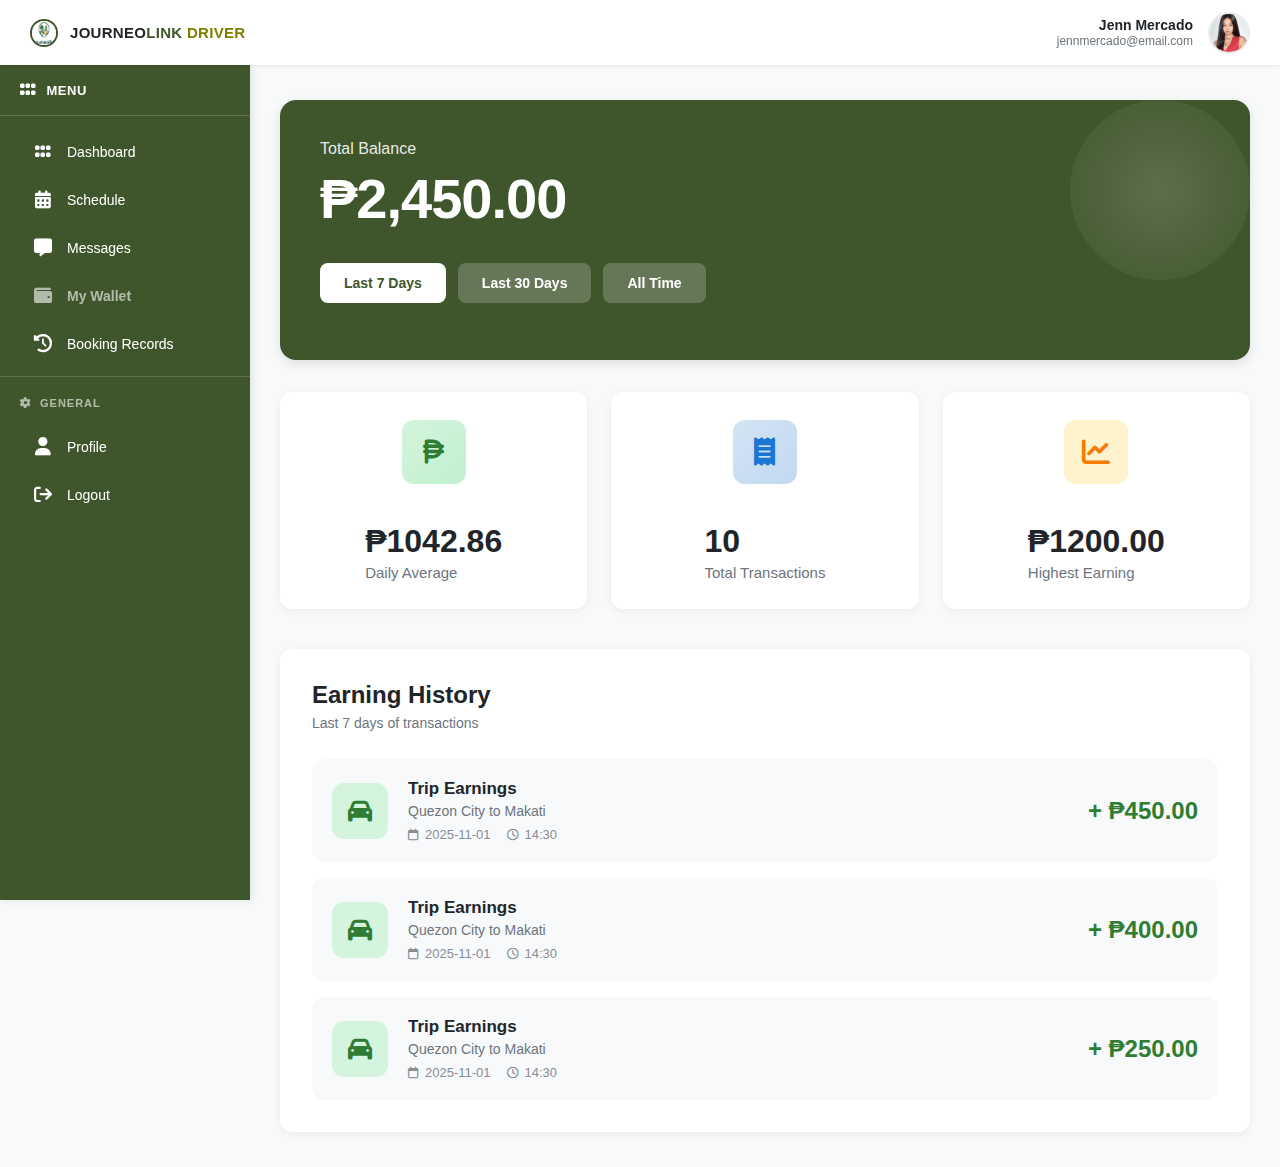
<file: DriverManagementt/html/wallet.html>
<!DOCTYPE html>
<html lang="en">
<head>
    <meta charset="UTF-8">
    <meta name="viewport" content="width=device-width, initial-scale=1.0">
    <title>Wallet - JourneoLink Driver</title>
    <link rel="icon" type="image/png" href="../assets/logo.png">
    <link rel="stylesheet" href="../css/dashboard.css">
    <link rel="stylesheet" href="../css/wallet.css">
    <link rel="stylesheet" href="https://cdnjs.cloudflare.com/ajax/libs/font-awesome/6.5.2/css/all.min.css" />
</head>
<body data-page="wallet">
    <!-- Header -->
    <header class="header">
        <div class="header-left">
            <button class="mobile-menu-btn" id="mobileMenuBtn" aria-label="Toggle menu">
                <i class="fa-solid fa-bars"></i>
            </button>
            <img src="../assets/logo.png" alt="JourneoLink Logo" class="logo">
            <span class="brand-name">JOURNEO<span class="brand-link">LINK</span> <span class="brand-driver">DRIVER</span></span>
        </div>
        <div class="header-right">
            <div class="user-info">
                <span class="user-name">Jenn Mercado</span>
                <span class="user-email">jennmercado@email.com</span>
            </div>
            <img src="../assets/user-avatar.png" alt="User Avatar" class="user-avatar">
        </div>
    </header>

    <!-- Sidebar -->
    <aside class="sidebar" id="sidebar">
        <div class="sidebar-header" id="menuToggle" role="button" tabindex="0" aria-label="Toggle sidebar">
            <i class="fa-solid fa-grip"></i> MENU
        </div>
        
        <nav class="sidebar-nav">
            <div class="nav-section">
                <a href="dashboard.html" class="nav-item" data-page="dashboard">
                    <span class="icon"><i class="fa-solid fa-grip"></i></span>
                    <span class="nav-text">Dashboard</span> 
                </a>
                <a href="schedule.html" class="nav-item" data-page="schedule">
                    <span class="icon"><i class="fa-solid fa-calendar-days"></i></span>
                    <span class="nav-text">Schedule</span>
                </a>
                <a href="messages.html" class="nav-item" data-page="messages">
                    <span class="icon"><i class="fa-solid fa-message"></i></span>
                    <span class="nav-text">Messages</span>
                </a>
                <a href="wallet.html" class="nav-item" data-page="wallet">
                    <span class="icon"><i class="fa-solid fa-wallet"></i></span>
                    <span class="nav-text">My Wallet</span>
                </a>
                <a href="history.html" class="nav-item" data-page="history">
                    <span class="icon"><i class="fa-solid fa-clock-rotate-left"></i></span>
                    <span class="nav-text">Booking Records</span>
                </a>
            </div>
            
            <div class="nav-section">
                <div class="nav-section-title">
                    <i class="fa-solid fa-gear"></i> GENERAL
                </div>
                <a href="profile.html" class="nav-item" data-page="profile">
                    <span class="icon"><i class="fa-solid fa-user"></i></span>
                    <span class="nav-text">Profile</span>
                </a>
                <a href="#" class="nav-item" id="logoutBtn">
                    <span class="icon"><i class="fa-solid fa-arrow-right-from-bracket"></i></span>
                    <span class="nav-text">Logout</span>
                </a>
            </div>
        </nav>
    </aside>

    <!-- Main Content -->
    <main class="main-content" id="mainContent">
        <!-- Total Balance Card -->
        <div class="balance-card">
            <div class="balance-content">
                <div class="balance-info">
                    <div class="balance-label">Total Balance</div>
                    <div class="balance-amount" id="totalBalance">₱2,450.00</div>
                    
                    <!-- Period Filter Tabs -->
                    <div class="period-tabs">
                        <button class="period-tab active" data-period="7days">Last 7 Days</button>
                        <button class="period-tab" data-period="30days">Last 30 Days</button>
                        <button class="period-tab" data-period="alltime">All Time</button>
                    </div>
                </div>
                <div class="balance-decoration">
                    <div class="circle-decoration"></div>
                </div>
            </div>
        </div>

        <!-- Stats Cards -->
        <div class="wallet-stats">
            <div class="stat-card">
                <div class="stat-icon green">
                    <i class="fa-solid fa-peso-sign"></i>
                </div>
                <div class="stat-info">
                    <div class="stat-value" id="dailyAverage">₱1042.86</div>
                    <div class="stat-label">Daily Average</div>
                </div>
            </div>

            <div class="stat-card">
                <div class="stat-icon blue">
                    <i class="fa-solid fa-receipt"></i>
                </div>
                <div class="stat-info">
                    <div class="stat-value" id="totalTransactions">10</div>
                    <div class="stat-label">Total Transactions</div>
                </div>
            </div>

            <div class="stat-card">
                <div class="stat-icon yellow">
                    <i class="fa-solid fa-chart-line"></i>
                </div>
                <div class="stat-info">
                    <div class="stat-value" id="highestEarning">₱1200.00</div>
                    <div class="stat-label">Highest Earning</div>
                </div>
            </div>
        </div>

        <!-- Earning History Section -->
        <div class="earning-history">
            <div class="section-header">
                <h2>Earning History</h2>
                <p class="section-subtitle" id="historySubtitle">Last 7 days of transactions</p>
            </div>

            <div class="transactions-list" id="transactionsList">
                <!-- Transaction items will be dynamically inserted here -->
                <div class="transaction-item">
                    <div class="transaction-icon">
                        <i class="fa-solid fa-car"></i>
                    </div>
                    <div class="transaction-details">
                        <div class="transaction-title">Trip Earnings</div>
                        <div class="transaction-route">Quezon City to Makati</div>
                        <div class="transaction-meta">
                            <span><i class="fa-regular fa-calendar"></i> 2025-11-01</span>
                            <span><i class="fa-regular fa-clock"></i> 14:30</span>
                        </div>
                    </div>
                    <div class="transaction-amount positive">+ ₱450.00</div>
                </div>

                <div class="transaction-item">
                    <div class="transaction-icon">
                        <i class="fa-solid fa-car"></i>
                    </div>
                    <div class="transaction-details">
                        <div class="transaction-title">Trip Earnings</div>
                        <div class="transaction-route">Quezon City to Makati</div>
                        <div class="transaction-meta">
                            <span><i class="fa-regular fa-calendar"></i> 2025-11-01</span>
                            <span><i class="fa-regular fa-clock"></i> 14:30</span>
                        </div>
                    </div>
                    <div class="transaction-amount positive">+ ₱400.00</div>
                </div>

                <div class="transaction-item">
                    <div class="transaction-icon">
                        <i class="fa-solid fa-car"></i>
                    </div>
                    <div class="transaction-details">
                        <div class="transaction-title">Trip Earnings</div>
                        <div class="transaction-route">Quezon City to Makati</div>
                        <div class="transaction-meta">
                            <span><i class="fa-regular fa-calendar"></i> 2025-11-01</span>
                            <span><i class="fa-regular fa-clock"></i> 14:30</span>
                        </div>
                    </div>
                    <div class="transaction-amount positive">+ ₱250.00</div>
                </div>
            </div>
        </div>
    </main>

    <!-- Logout Modal -->
    <div class="modal" id="logoutModal">
        <div class="modal-overlay"></div>
        <div class="modal-content logout-modal-content">
            <div class="logout-modal-body">
                <div class="logout-modal-header">
                    <h3 class="logout-modal-title">Confirm Logout</h3>
                    <p class="logout-modal-text">Are you sure you want to leave?</p>
                </div>
                <div class="logout-modal-actions">
                    <button class="btn-logout-confirm" id="confirmLogout">
                        <i class="fa-solid fa-arrow-right-from-bracket"></i>
                        Yes, Log Out
                    </button>
                    <button class="btn-logout-cancel" id="cancelLogout">Cancel</button>
                </div>
            </div>
        </div>
    </div>

    <script src="../js/layout.js"></script>
    <script src="../js/wallet.js"></script>
</body>
</html>
</file>
<file: DriverManagementt/css/history.css>
/* ========================================
   COMPLIANCE HISTORY PAGE STYLES
   ======================================== */

/* Page Header */
.page-header {
    margin-bottom: 32px;
}

.page-header h1 {
    font-size: 32px;
    font-weight: 700;
    color: #212529;
    margin: 0 0 8px 0;
}

.page-subtitle {
    font-size: 15px;
    color: #6c757d;
    margin: 0;
}

/* History Tabs */
.history-tabs {
    display: flex;
    gap: 0;
    background-color: #e9ecef;
    border-radius: 12px;
    padding: 4px;
    margin-bottom: 32px;
}

.history-tab {
    flex: 1;
    padding: 14px 24px;
    border: none;
    background-color: transparent;
    color: #495057;
    font-size: 15px;
    font-weight: 600;
    cursor: pointer;
    border-radius: 8px;
    transition: all 0.3s;
    white-space: nowrap;
    text-align: center;
}

.history-tab:hover {
    background-color: rgba(63, 86, 44, 0.1);
    color: #3F562C;
}

.history-tab.active {
    background-color: #3F562C;
    color: #ffffff;
}

/* Tab Content Container */
.tab-content-container {
    position: relative;
}

.tab-content {
    display: none;
}

.tab-content.active {
    display: block;
}

/* Stats Grid */
.stats-grid {
    display: grid;
    grid-template-columns: repeat(3, 1fr);
    gap: 24px;
    margin-bottom: 32px;
}

.stats-grid.transaction-stats {
    grid-template-columns: repeat(3, 1fr);
}

.stats-grid.four-cols {
    grid-template-columns: repeat(4, 1fr);
}

.stats-grid.single-col {
    grid-template-columns: 1fr;
    max-width: 400px;
}

.stat-card {
    background-color: #ffffff;
    border: 2px solid #e9ecef;
    border-radius: 12px;
    padding: 24px;
    transition: all 0.3s;
}

.stat-card:hover {
    border-color: #3F562C;
    box-shadow: 0 4px 12px rgba(63, 86, 44, 0.1);
    transform: translateY(-2px);
}

.stat-header {
    font-size: 14px;
    color: #868e96;
    margin-bottom: 12px;
    font-weight: 500;
}

.stat-value {
    font-size: 36px;
    font-weight: 700;
    color: #212529;
    margin-bottom: 8px;
    line-height: 1;
}

.stat-change {
    font-size: 14px;
    font-weight: 600;
}

.stat-change.positive {
    color: #2e7d32;
}

.stat-change.negative {
    color: #dc3545;
}

.stat-subtext {
    font-size: 14px;
    color: #868e96;
    font-weight: 500;
}

/* Table Section */
.table-section {
    background-color: #ffffff;
    border-radius: 12px;
    padding: 32px;
    box-shadow: 0 2px 8px rgba(0, 0, 0, 0.06);
}

.section-title {
    font-size: 22px;
    font-weight: 700;
    color: #212529;
    margin: 0 0 24px 0;
}

.table-container {
    overflow-x: auto;
}

.data-table {
    width: 100%;
    border-collapse: collapse;
}

.data-table thead {
    background-color: #f8f9fa;
}

.data-table th {
    padding: 16px 20px;
    text-align: left;
    font-size: 13px;
    font-weight: 700;
    color: #6c757d;
    text-transform: uppercase;
    letter-spacing: 0.5px;
    border-bottom: 2px solid #e9ecef;
}

.data-table tbody tr {
    border-bottom: 1px solid #e9ecef;
    transition: background-color 0.2s;
}

.data-table tbody tr:hover {
    background-color: #f8f9fa;
}

.data-table tbody tr:last-child {
    border-bottom: none;
}

.data-table td {
    padding: 18px 20px;
    font-size: 14px;
    
}

/* Status Badges */
.status-badge {
    display: inline-block;
    padding: 6px 16px;
    border-radius: 20px;
    font-size: 12px;
    font-weight: 700;
    text-transform: uppercase;
    letter-spacing: 0.5px;
}

.status-badge.completed {
    background-color: #3F562C;
    color: #ffffff;
}

.status-badge.cancelled {
    background-color: #dc3545;
    color: #ffffff;
}

.status-badge.pending {
    background-color: #f59e0b;
    color: #ffffff;
}

/* Amount Styling */
.amount-positive {
    color: #6AA03E;
    font-weight: 600;
}

/* Action Button */
.action-btn {
    padding: 8px 20px;
    background-color: #3F562C;
    color: #ffffff;
    border: none;
    border-radius: 6px;
    font-size: 13px;
    font-weight: 600;
    cursor: pointer;
    transition: all 0.2s;
}

.action-btn:hover {
    background-color: #2d3f20;
    transform: translateY(-1px);
    box-shadow: 0 2px 8px rgba(63, 86, 44, 0.3);
}

/* Feedback Section */
.feedback-section {
    background-color: #ffffff;
    border-radius: 12px;
    padding: 32px;
    box-shadow: 0 2px 8px rgba(0, 0, 0, 0.06);
}

.section-header {
    display: flex;
    justify-content: space-between;
    align-items: center;
    margin-bottom: 24px;
}

.filter-dropdown {
    position: relative;
}

.filter-select {
    padding: 10px 40px 10px 16px;
    border: 2px solid #e9ecef;
    border-radius: 8px;
    font-size: 14px;
    font-weight: 500;
    color: #495057;
    background-color: #ffffff;
    cursor: pointer;
    appearance: none;
    background-image: url("data:image/svg+xml,%3Csvg xmlns='http://www.w3.org/2000/svg' width='12' height='12' viewBox='0 0 12 12'%3E%3Cpath fill='%23495057' d='M6 9L1 4h10z'/%3E%3C/svg%3E");
    background-repeat: no-repeat;
    background-position: right 12px center;
    transition: all 0.2s;
}

.filter-select:hover {
    border-color: #3F562C;
}

.filter-select:focus {
    outline: none;
    border-color: #3F562C;
    box-shadow: 0 0 0 3px rgba(63, 86, 44, 0.1);
}

/* Feedback List */
.feedback-list {
    display: flex;
    flex-direction: column;
    gap: 20px;
}

.feedback-item {
    display: flex;
    gap: 20px;
    padding: 24px;
    background-color: #f8f9fa;
    border-radius: 12px;
    border: 2px solid transparent;
    transition: all 0.3s;
}

.feedback-item:hover {
    border-color: #3F562C;
    background-color: #ffffff;
    box-shadow: 0 4px 12px rgba(0, 0, 0, 0.08);
}

.feedback-avatar {
    width: 56px;
    height: 56px;
    border-radius: 50%;
    background-color: #3F562C;
    color: #ffffff;
    display: flex;
    align-items: center;
    justify-content: center;
    font-size: 18px;
    font-weight: 700;
    flex-shrink: 0;
}

.feedback-content {
    flex: 1;
}

.feedback-header {
    display: flex;
    justify-content: space-between;
    align-items: flex-start;
    margin-bottom: 12px;
    gap: 20px;
}

.feedback-info {
    flex: 1;
}

.feedback-name {
    font-size: 17px;
    font-weight: 700;
    color: #212529;
    margin: 0 0 6px 0;
}

.feedback-stars {
    display: flex;
    gap: 4px;
    color: #f59e0b;
    font-size: 14px;
}

.feedback-meta {
    display: flex;
    flex-direction: column;
    align-items: flex-end;
    gap: 4px;
    font-size: 13px;
    color: #868e96;
}

.feedback-route {
    font-weight: 500;
}

.feedback-date {
    color: #adb5bd;
}

.feedback-text {
    font-size: 15px;
    color: #6c757d;
    line-height: 1.6;
    margin: 0;
    font-style: italic;
}

/* ========================================
   REPORT DETAILS MODAL
   ======================================== */

.report-modal {
    display: none;
    position: fixed;
    top: 0;
    left: 0;
    right: 0;
    bottom: 0;
    z-index: 9999;
    align-items: center;
    justify-content: center;
}

.report-modal.show {
    display: flex;
}

.report-modal-overlay {
    position: absolute;
    top: 0;
    left: 0;
    right: 0;
    bottom: 0;
    background-color: rgba(0, 0, 0, 0.5);
    backdrop-filter: blur(2px);
}

.report-modal-content {
    position: relative;
    background-color: #ffffff;
    border-radius: 16px;
    width: 90%;
    max-width: 650px;
    max-height: 90vh;
    overflow-y: auto;
    box-shadow: 0 8px 32px rgba(0, 0, 0, 0.2);
    z-index: 10000;
    animation: modalSlideIn 0.3s ease-out;
}

@keyframes modalSlideIn {
    from {
        opacity: 0;
        transform: translateY(-20px);
    }
    to {
        opacity: 1;
        transform: translateY(0);
    }
}

.report-modal-header {
    background-color: #3F562C;
    color: #ffffff;
    padding: 24px 28px;
    display: flex;
    justify-content: space-between;
    align-items: center;
    border-radius: 16px 16px 0 0;
}

.report-modal-header h2 {
    font-size: 24px;
    font-weight: 700;
    margin: 0;
}

.report-modal-close {
    width: 36px;
    height: 36px;
    border: none;
    background-color: rgba(255, 255, 255, 0.2);
    color: #ffffff;
    border-radius: 8px;
    font-size: 20px;
    cursor: pointer;
    display: flex;
    align-items: center;
    justify-content: center;
    transition: all 0.2s;
}

.report-modal-close:hover {
    background-color: rgba(255, 255, 255, 0.3);
    transform: scale(1.1);
}

.report-modal-body {
    padding: 32px 28px;
}

/* Complaint ID Section */
.complaint-id-section {
    background-color: #f8f9fa;
    border: 2px solid #e9ecef;
    border-radius: 12px;
    padding: 20px 24px;
    margin-bottom: 24px;
}

.complaint-id-label {
    font-size: 13px;
    color: #6c757d;
    font-weight: 600;
    margin-bottom: 8px;
}

.complaint-id-value {
    font-size: 32px;
    font-weight: 700;
    color: #212529;
    margin-bottom: 8px;
}

.complaint-date {
    display: flex;
    align-items: center;
    gap: 8px;
    font-size: 14px;
    color: #6c757d;
}

.complaint-date i {
    color: #3F562C;
}

/* Info Grid */
.info-grid {
    display: grid;
    grid-template-columns: repeat(2, 1fr);
    gap: 20px;
    margin-bottom: 24px;
}

.info-field {
    background-color: #ffffff;
    border: 2px solid #e9ecef;
    border-radius: 10px;
    padding: 18px 20px;
}

.info-label {
    display: flex;
    align-items: center;
    gap: 8px;
    font-size: 13px;
    color: #6c757d;
    font-weight: 600;
    margin-bottom: 10px;
}

.info-label i {
    color: #3F562C;
    font-size: 14px;
}

.info-value {
    font-size: 16px;
    font-weight: 600;
    color: #212529;
}

/* Detail Field */
.detail-field {
    margin-bottom: 24px;
}

.detail-label {
    display: flex;
    align-items: center;
    gap: 8px;
    font-size: 14px;
    color: #6c757d;
    font-weight: 600;
    margin-bottom: 12px;
}

.detail-label i {
    color: #3F562C;
    font-size: 15px;
}

.detail-value {
    font-size: 18px;
    font-weight: 600;
    color: #212529;
    padding: 14px 0;
}

.detail-description {
    background-color: #f8f9fa;
    border-radius: 10px;
    padding: 18px 20px;
    font-size: 15px;
    color: #495057;
    line-height: 1.7;
    border: 1px solid #e9ecef;
}

/* ========================================
   RESPONSIVE DESIGN
   ======================================== */

@media (max-width: 1200px) {
    .stats-grid.four-cols {
        grid-template-columns: repeat(4, 1fr);
        gap: 20px;
    }

    .stat-card {
        padding: 22px;
    }
}

@media (max-width: 1024px) {
    .stats-grid {
        grid-template-columns: repeat(3, 1fr);
        gap: 20px;
    }

    .stats-grid.four-cols {
        grid-template-columns: repeat(4, 1fr);
    }

    .stats-grid.single-col {
        grid-template-columns: 1fr;
        max-width: 350px;
    }

    .stat-card {
        padding: 20px;
    }

    .stat-value {
        font-size: 32px;
    }
}

@media (max-width: 900px) {
    .stats-grid.four-cols {
        grid-template-columns: repeat(4, 1fr);
        gap: 16px;
    }

    .stats-grid.four-cols .stat-card {
        padding: 18px 12px;
    }
}

@media (max-width: 768px) {
    .page-header h1 {
        font-size: 28px;
    }

    .history-tabs {
        gap: 6px;
        padding: 6px;
    }

    .history-tab {
        padding: 10px 12px;
        font-size: 13px;
    }

    .stats-grid {
        grid-template-columns: repeat(3, 1fr) !important;
        gap: 14px;
    }

    .stats-grid.transaction-stats {
        grid-template-columns: repeat(3, 1fr) !important;
    }

    .stats-grid.four-cols {
        grid-template-columns: repeat(4, 1fr) !important;
        gap: 12px;
    }

    .stats-grid.single-col {
        grid-template-columns: 1fr !important;
        max-width: 100%;
    }

    .stat-card {
        padding: 20px 14px;
        text-align: center;
    }

    .stats-grid.four-cols .stat-card {
        padding: 16px 8px;
    }

    .stat-header {
        font-size: 12px;
        margin-bottom: 10px;
    }

    .stats-grid.four-cols .stat-header {
        font-size: 10px;
        margin-bottom: 8px;
    }

    .stat-value {
        font-size: 28px;
        margin-bottom: 6px;
    }

    .stats-grid.four-cols .stat-value {
        font-size: 24px;
    }

    .stat-change {
        font-size: 12px;
    }

    .stats-grid.four-cols .stat-change {
        font-size: 10px;
    }

    .table-section,
    .feedback-section {
        padding: 20px;
    }

    .section-header {
        flex-direction: column;
        align-items: flex-start;
        gap: 16px;
    }

    .filter-select {
        width: 100%;
    }

    .data-table {
        font-size: 13px;
    }

    .data-table th,
    .data-table td {
        padding: 12px 16px;
    }

    .feedback-item {
        flex-direction: column;
        padding: 20px;
    }

    .feedback-header {
        flex-direction: column;
        gap: 12px;
    }

    .feedback-meta {
        align-items: flex-start;
    }
}

@media (max-width: 480px) {
    .page-header h1 {
        font-size: 24px;
    }

    .history-tabs {
        gap: 4px;
        padding: 4px;
        margin-bottom: 24px;
    }

    .history-tab {
        font-size: 11px;
        padding: 8px 8px;
    }

    .stats-grid {
        grid-template-columns: repeat(3, 1fr) !important;
        gap: 10px;
    }

    .stats-grid.transaction-stats {
        grid-template-columns: repeat(3, 1fr) !important;
    }

    .stats-grid.four-cols {
        grid-template-columns: repeat(4, 1fr) !important;
        gap: 8px;
    }

    .stats-grid.single-col {
        grid-template-columns: 1fr !important;
        max-width: 100%;
    }

    .stat-card {
        padding: 16px 8px;
    }

    .stats-grid.four-cols .stat-card {
        padding: 14px 6px;
    }

    .stat-header {
        font-size: 11px;
        margin-bottom: 8px;
    }

    .stats-grid.four-cols .stat-header {
        font-size: 9px;
        margin-bottom: 6px;
    }

    .stat-value {
        font-size: 24px;
        margin-bottom: 5px;
    }

    .stats-grid.four-cols .stat-value {
        font-size: 20px;
        margin-bottom: 4px;
    }

    .stat-change {
        font-size: 11px;
    }

    .stats-grid.four-cols .stat-change {
        font-size: 9px;
    }

    .table-container {
        overflow-x: scroll;
    }

    .data-table {
        min-width: 600px;
    }

    .feedback-avatar {
        width: 48px;
        height: 48px;
        font-size: 16px;
    }

    /* Report Modal Responsive */
    .report-modal-content {
        width: 95%;
        max-height: 85vh;
    }

    .report-modal-header {
        padding: 20px 20px;
    }

    .report-modal-header h2 {
        font-size: 20px;
    }

    .report-modal-body {
        padding: 24px 20px;
    }

    .complaint-id-value {
        font-size: 28px;
    }

    .info-grid {
        grid-template-columns: 1fr;
        gap: 16px;
    }

    .detail-value {
        font-size: 16px;
    }

    .detail-description {
        font-size: 14px;
        padding: 16px 18px;
    }
}

@media (max-width: 360px) {
    .page-header h1 {
        font-size: 22px;
    }

    .page-subtitle {
        font-size: 13px;
    }

    .history-tabs {
        gap: 3px;
        padding: 3px;
        margin-bottom: 20px;
    }

    .history-tab {
        font-size: 10px;
        padding: 7px 6px;
    }

    .stats-grid {
        grid-template-columns: repeat(3, 1fr) !important;
        gap: 8px;
    }

    .stats-grid.transaction-stats {
        grid-template-columns: repeat(3, 1fr) !important;
    }

    .stats-grid.four-cols {
        grid-template-columns: repeat(4, 1fr) !important;
        gap: 6px;
    }

    .stats-grid.single-col {
        grid-template-columns: 1fr !important;
        max-width: 100%;
    }

    .stat-card {
        padding: 14px 6px;
    }

    .stats-grid.four-cols .stat-card {
        padding: 12px 4px;
    }

    .stat-header {
        font-size: 10px;
        margin-bottom: 6px;
    }

    .stats-grid.four-cols .stat-header {
        font-size: 8px;
        margin-bottom: 5px;
    }

    .stat-value {
        font-size: 20px;
        margin-bottom: 4px;
    }

    .stats-grid.four-cols .stat-value {
        font-size: 18px;
        margin-bottom: 3px;
    }

    .stat-change {
        font-size: 10px;
    }

    .stats-grid.four-cols .stat-change {
        font-size: 8px;
    }

    .section-title {
        font-size: 18px;
    }

    .feedback-avatar {
        width: 44px;
        height: 44px;
        font-size: 14px;
    }

    .feedback-name {
        font-size: 15px;
    }

    .feedback-text {
        font-size: 14px;
    }
}
</file>
<file: DriverManagementt/css/login.css>
* {
    margin: 0;
    padding: 0;
    box-sizing: border-box;
}

body {
    font-family: 'Inter', -apple-system, BlinkMacSystemFont, 'Segoe UI', sans-serif;
    background: #ffffff;
    min-height: 100vh;
    display: flex;
    overflow: hidden;
}

/* Left Side - Image */
.login-left {
    flex: 0 0 50%;
    background-image: url('../assets/driver.png');
    background-size: cover;
    background-position: center;
    background-repeat: no-repeat;
    min-height: 100vh;
}

/* Right Side - Form */
.login-right {
    flex: 0 0 50%;
    padding: 60px 80px;
    overflow-y: auto;
    background: #ffffff;
    display: flex;
    flex-direction: column;
    justify-content: center;
    align-items: center;
}

.login-container {
    max-width: 450px;
    width: 100%;
}

/* Logo Section */
.logo-section {
    text-align: center;
    margin-bottom: 40px;
}

.logo {
    width: 80px;
    height: 80px;
    margin: 0 auto 16px;
}

.brand-text {
    font-size: 28px;
    font-weight: 700;
    color: #1a1a1a;
}

/* Title Section */
h1 {
    font-size: 32px;
    font-weight: 700;
    color: #1a1a1a;
    margin-bottom: 8px;
    text-align: center;
}

.subtitle {
    font-size: 15px;
    color: #9ca3af;
    text-align: center;
    margin-bottom: 36px;
}

/* Form Styles */
.form-group {
    margin-bottom: 20px;
}

label {
    display: block;
    font-size: 14px;
    font-weight: 600;
    color: #374151;
    margin-bottom: 8px;
}

input {
    width: 100%;
    padding: 13px 16px;
    font-size: 15px;
    color: #1f2937;
    background: #f9fafb;
    border: 1px solid #e5e7eb;
    border-radius: 6px;
    transition: all 0.3s;
}

input::placeholder {
    color: #d1d5db;
    font-size: 14px;
}

input:focus {
    outline: none;
    background: #ffffff;
    border-color: #3F562C;
    box-shadow: 0 0 0 3px rgba(63, 86, 44, 0.1);
}

.btn-login {
    width: 100%;
    padding: 15px;
    background-color: #3F562C;
    color: #ffffff;
    font-size: 16px;
    font-weight: 600;
    border: none;
    border-radius: 6px;
    cursor: pointer;
    transition: all 0.3s;
    margin-top: 12px;
}

.btn-login:hover {
    background-color: #2d3f20;
    transform: translateY(-1px);
    box-shadow: 0 4px 12px rgba(63, 86, 44, 0.3);
}

.btn-login:active {
    transform: translateY(0);
}

/* Forgot Password */
.forgot-password {
    text-align: center;
    margin-top: 16px;
}

.forgot-password a {
    color: #6b7280;
    font-size: 14px;
    text-decoration: none;
    transition: color 0.3s;
}

.forgot-password a:hover {
    color: #3F562C;
    text-decoration: underline;
}

/* ========================================
   FORGOT PASSWORD MODAL
   ======================================== */

.forgot-password-modal {
    display: none;
    position: fixed;
    top: 0;
    left: 0;
    right: 0;
    bottom: 0;
    z-index: 9999;
    align-items: center;
    justify-content: center;
    opacity: 0;
    transition: opacity 0.3s ease;
    overflow-y: auto;
    padding: 20px;
}

.forgot-password-modal.show {
    display: flex;
    opacity: 1;
}

.forgot-modal-overlay {
    position: fixed;
    top: 0;
    left: 0;
    right: 0;
    bottom: 0;
    background-color: rgba(0, 0, 0, 0.6);
    backdrop-filter: blur(4px);
}

.forgot-modal-content {
    position: relative;
    background-color: #ffffff;
    border-radius: 16px;
    width: 100%;
    max-width: 520px;
    box-shadow: 0 20px 60px rgba(0, 0, 0, 0.3);
    animation: modalSlideUp 0.4s cubic-bezier(0.16, 1, 0.3, 1);
    z-index: 10000;
    margin: auto;
}

@keyframes modalSlideUp {
    from {
        opacity: 0;
        transform: translateY(40px) scale(0.95);
    }
    to {
        opacity: 1;
        transform: translateY(0) scale(1);
    }
}

.modal-close-btn {
    position: absolute;
    top: 20px;
    right: 20px;
    width: 40px;
    height: 40px;
    border: none;
    background-color: #f3f4f6;
    color: #6b7280;
    border-radius: 8px;
    cursor: pointer;
    display: flex;
    align-items: center;
    justify-content: center;
    transition: all 0.2s;
    z-index: 10001;
}

.modal-close-btn:hover {
    background-color: #e5e7eb;
    color: #1f2937;
    transform: scale(1.05);
}

.forgot-modal-body {
    padding: 60px 50px 50px;
}

/* Logo Section */
.forgot-logo-section {
    text-align: center;
    margin-bottom: 36px;
}

.forgot-logo {
    width: 75px;
    height: 75px;
    margin: 0 auto 14px;
}

.forgot-brand-text {
    font-size: 26px;
    font-weight: 700;
    color: #1a1a1a;
}

/* Form Section */
.forgot-title {
    font-size: 28px;
    font-weight: 700;
    color: #1a1a1a;
    text-align: center;
    margin-bottom: 12px;
}

.forgot-subtitle {
    font-size: 15px;
    color: #6b7280;
    text-align: center;
    margin-bottom: 32px;
    line-height: 1.6;
}

.forgot-form {
    width: 100%;
}

.btn-reset {
    width: 100%;
    padding: 15px;
    background-color: #3F562C;
    color: #ffffff;
    font-size: 16px;
    font-weight: 600;
    border: none;
    border-radius: 6px;
    cursor: pointer;
    transition: all 0.3s;
    margin-top: 12px;
    display: flex;
    align-items: center;
    justify-content: center;
    gap: 8px;
    position: relative;
}

.btn-reset:hover:not(:disabled) {
    background-color: #2d3f20;
    transform: translateY(-1px);
    box-shadow: 0 4px 12px rgba(63, 86, 44, 0.3);
}

.btn-reset:disabled {
    cursor: not-allowed;
    opacity: 0.8;
}

.btn-loader {
    display: flex;
    align-items: center;
    gap: 10px;
}

/* Loading Spinner */
.spinner {
    width: 20px;
    height: 20px;
    animation: rotate 2s linear infinite;
}

.spinner .path {
    stroke: #ffffff;
    stroke-linecap: round;
    animation: dash 1.5s ease-in-out infinite;
}

@keyframes rotate {
    100% {
        transform: rotate(360deg);
    }
}

@keyframes dash {
    0% {
        stroke-dasharray: 1, 150;
        stroke-dashoffset: 0;
    }
    50% {
        stroke-dasharray: 90, 150;
        stroke-dashoffset: -35;
    }
    100% {
        stroke-dasharray: 90, 150;
        stroke-dashoffset: -124;
    }
}

.back-to-login {
    text-align: center;
    margin-top: 20px;
}

.back-to-login a {
    display: inline-flex;
    align-items: center;
    gap: 6px;
    color: #6b7280;
    font-size: 14px;
    font-weight: 500;
    text-decoration: none;
    transition: color 0.3s;
}

.back-to-login a:hover {
    color: #3F562C;
}

/* Success Section */
.success-animation {
    display: flex;
    justify-content: center;
    margin-bottom: 28px;
}

.checkmark {
    width: 80px;
    height: 80px;
    border-radius: 50%;
    display: block;
    stroke-width: 3;
    stroke: #3F562C;
    stroke-miterlimit: 10;
    box-shadow: inset 0 0 0 #3F562C;
    animation: fill 0.4s ease-in-out 0.4s forwards, scale 0.3s ease-in-out 0.9s both;
}

.checkmark-circle {
    stroke-dasharray: 166;
    stroke-dashoffset: 166;
    stroke-width: 3;
    stroke-miterlimit: 10;
    stroke: #3F562C;
    fill: none;
    animation: stroke 0.6s cubic-bezier(0.65, 0, 0.45, 1) forwards;
}

.checkmark-check {
    transform-origin: 50% 50%;
    stroke-dasharray: 48;
    stroke-dashoffset: 48;
    stroke: #3F562C;
    stroke-width: 3;
    animation: stroke 0.3s cubic-bezier(0.65, 0, 0.45, 1) 0.8s forwards;
}

@keyframes stroke {
    100% {
        stroke-dashoffset: 0;
    }
}

@keyframes scale {
    0%, 100% {
        transform: none;
    }
    50% {
        transform: scale3d(1.1, 1.1, 1);
    }
}

@keyframes fill {
    100% {
        box-shadow: inset 0 0 0 40px rgba(63, 86, 44, 0.1);
    }
}

.success-title {
    font-size: 26px;
    font-weight: 700;
    color: #1a1a1a;
    text-align: center;
    margin-bottom: 16px;
}

.success-message {
    font-size: 15px;
    color: #6b7280;
    text-align: center;
    margin-bottom: 8px;
}

.success-email {
    font-size: 16px;
    font-weight: 600;
    color: #3F562C;
    text-align: center;
    margin-bottom: 16px;
    word-break: break-word;
}

.success-note {
    font-size: 14px;
    color: #9ca3af;
    text-align: center;
    margin-bottom: 28px;
    line-height: 1.5;
}

#resetSuccessSection .btn-reset {
    margin-top: 0;
}

/* Responsive Design */
@media (max-width: 1024px) {
    .login-right {
        padding: 50px 60px;
    }
}

@media (max-width: 768px) {
    body {
        flex-direction: column;
    }

    .login-left {
        display: none;
    }

    .login-right {
        flex: 1;
        padding: 32px 24px;
        width: 100%;
    }

    .logo {
        width: 60px;
        height: 60px;
    }

    .brand-text {
        font-size: 24px;
    }

    h1 {
        font-size: 28px;
    }
}

@media (max-width: 480px) {
    .login-right {
        padding: 24px 20px;
    }

    .logo {
        width: 50px;
        height: 50px;
    }

    .brand-text {
        font-size: 22px;
    }

    h1 {
        font-size: 24px;
    }

    .subtitle {
        font-size: 14px;
    }

    input {
        padding: 12px 14px;
        font-size: 14px;
    }

    .btn-login {
        padding: 14px;
        font-size: 15px;
    }

    /* Forgot Password Modal Mobile */
    .forgot-password-modal {
        padding: 12px;
    }

    .forgot-modal-content {
        border-radius: 12px;
        max-width: 100%;
    }

    .forgot-modal-body {
        padding: 50px 30px 36px;
    }

    .modal-close-btn {
        width: 36px;
        height: 36px;
        top: 16px;
        right: 16px;
    }

    .forgot-logo {
        width: 60px;
        height: 60px;
    }

    .forgot-brand-text {
        font-size: 22px;
    }

    .forgot-title {
        font-size: 24px;
    }

    .forgot-subtitle {
        font-size: 14px;
        margin-bottom: 28px;
    }

    .btn-reset {
        padding: 14px;
        font-size: 15px;
    }

    .checkmark {
        width: 70px;
        height: 70px;
    }

    .success-title {
        font-size: 22px;
    }

    .success-message,
    .success-email {
        font-size: 14px;
    }

    .success-note {
        font-size: 13px;
    }
}

@media (max-width: 360px) {
    .forgot-modal-body {
        padding: 50px 20px 32px;
    }

    .forgot-title {
        font-size: 20px;
    }

    .forgot-subtitle {
        font-size: 13px;
    }

    .success-title {
        font-size: 20px;
    }
}
</file>
<file: DriverManagementt/css/messages.css>
/* ========================================
   MESSAGES PAGE STYLES
   ======================================== */

/* Messages Container */
.messages-container {
    display: grid;
    grid-template-columns: 400px 1fr;
    height: 750px;
    background-color: #ffffff;
    border-radius: 12px;
    overflow: hidden;
    box-shadow: 0 2px 8px rgba(0, 0, 0, 0.08);
}

/* ========================================
   LEFT SIDEBAR - CONVERSATIONS
   ======================================== */

.messages-sidebar {
    background-color: #f8f9fa;
    border-right: 1px solid #e9ecef;
    display: flex;
    flex-direction: column;
    overflow: hidden;
    height: 100%;
}

.messages-header {
    padding: 24px 20px 16px 20px;
    flex-shrink: 0;
    display: flex;
    justify-content: space-between;
    align-items: center;
}

.messages-header h1 {
    font-size: 28px;
    font-weight: 700;
    color: #212529;
    margin: 0;
}

/* Mobile Close Button */
.mobile-close-btn {
    width: 40px;
    height: 40px;
    border: none;
    background-color: transparent;
    color: #6c757d;
    font-size: 24px;
    cursor: pointer;
    border-radius: 8px;
    display: none;
    align-items: center;
    justify-content: center;
    transition: all 0.2s;
}

.mobile-close-btn:hover {
    background-color: #e9ecef;
    color: #212529;
}

/* Message Tabs */
.message-tabs {
    display: flex;
    gap: 8px;
    padding: 0 20px 16px 20px;
    flex-shrink: 0;
}

.message-tab {
    flex: 1;
    padding: 10px 20px;
    border: none;
    background-color: #e9ecef;
    color: #6c757d;
    font-size: 15px;
    font-weight: 600;
    cursor: pointer;
    border-radius: 8px;
    transition: all 0.2s;
}

.message-tab:hover {
    background-color: #dee2e6;
}

.message-tab.active {
    background-color: #3F562C;
    color: #ffffff;
}

/* Search Bar */
.message-search {
    position: relative;
    padding: 0 20px 16px 20px;
    flex-shrink: 0;
}

.message-search i {
    position: absolute;
    left: 36px;
    top: 50%;
    transform: translateY(-50%);
    color: #6c757d;
    font-size: 14px;
}

.message-search input {
    width: 100%;
    padding: 12px 16px 12px 40px;
    border: 1px solid #dee2e6;
    border-radius: 8px;
    font-size: 14px;
    background-color: #ffffff;
    transition: all 0.2s;
}

.message-search input:focus {
    outline: none;
    border-color: #3F562C;
    box-shadow: 0 0 0 3px rgba(63, 86, 44, 0.1);
}

/* Conversation Sections */
.conversation-section {
    flex: 1;
    overflow-y: auto;
    overflow-x: hidden;
    min-height: 0;
}

.section-label {
    padding: 12px 20px 8px 20px;
    font-size: 12px;
    font-weight: 600;
    color: #6c757d;
    text-transform: uppercase;
    letter-spacing: 0.5px;
    position: sticky;
    top: 0;
    background-color: #f8f9fa;
    z-index: 1;
}

/* Conversation Item */
.conversation-item {
    display: flex;
    gap: 12px;
    padding: 14px 20px;
    cursor: pointer;
    transition: all 0.2s;
    position: relative;
}

.conversation-item:hover {
    background-color: #e9ecef;
}

.conversation-item.active {
    background-color: #e0e7e0;
    border-left: 4px solid #3F562C;
    padding-left: 16px;
}

.conversation-avatar {
    width: 48px;
    height: 48px;
    border-radius: 50%;
    background-color: #3F562C;
    color: #ffffff;
    display: flex;
    align-items: center;
    justify-content: center;
    font-size: 16px;
    font-weight: 600;
    flex-shrink: 0;
    position: relative;
}

.online-indicator {
    position: absolute;
    bottom: 2px;
    right: 2px;
    width: 12px;
    height: 12px;
    background-color: #4caf50;
    border: 2px solid #f8f9fa;
    border-radius: 50%;
}

.conversation-info {
    flex: 1;
    min-width: 0;
}

.conversation-header {
    display: flex;
    justify-content: space-between;
    align-items: center;
    margin-bottom: 4px;
}

.conversation-name {
    font-size: 15px;
    font-weight: 600;
    color: #212529;
}

.conversation-time {
    font-size: 12px;
    color: #6c757d;
    flex-shrink: 0;
    margin-left: 8px;
}

.conversation-preview {
    font-size: 14px;
    color: #6c757d;
    white-space: nowrap;
    overflow: hidden;
    text-overflow: ellipsis;
}

/* ========================================
   RIGHT PANEL - CHAT VIEW
   ======================================== */

.chat-panel {
    display: flex;
    flex-direction: column;
    background-color: #ffffff;
}

/* Chat Header */
.chat-header {
    display: flex;
    justify-content: space-between;
    align-items: center;
    padding: 20px 24px;
    border-bottom: 1px solid #e9ecef;
    background-color: #ffffff;
    flex-shrink: 0;
}

.chat-user-info {
    display: flex;
    gap: 12px;
    align-items: center;
}

.chat-avatar {
    width: 48px;
    height: 48px;
    border-radius: 50%;
    background-color: #3F562C;
    color: #ffffff;
    display: flex;
    align-items: center;
    justify-content: center;
    font-size: 16px;
    font-weight: 600;
}

.chat-user-details h3 {
    margin: 0;
    font-size: 18px;
    font-weight: 700;
    color: #212529;
}

.user-role {
    font-size: 13px;
    color: #6c757d;
}

/* Mobile Contacts Button */
.mobile-contacts-btn {
    width: 40px;
    height: 40px;
    border: none;
    background-color: transparent;
    color: #6c757d;
    font-size: 20px;
    cursor: pointer;
    border-radius: 8px;
    display: none;
    align-items: center;
    justify-content: center;
    transition: all 0.2s;
    margin-right: 12px;
}

.mobile-contacts-btn:hover {
    background-color: #f8f9fa;
    color: #3F562C;
}

.chat-menu-btn {
    width: 40px;
    height: 40px;
    border: none;
    background-color: transparent;
    color: #6c757d;
    font-size: 20px;
    cursor: pointer;
    border-radius: 8px;
    display: flex;
    align-items: center;
    justify-content: center;
    transition: all 0.2s;
    position: relative;
}

.chat-menu-btn:hover {
    background-color: #f8f9fa;
    color: #212529;
}

/* Chat Menu Dropdown */
.chat-menu-dropdown {
    position: absolute;
    top: 60px;
    right: 20px;
    background-color: #ffffff;
    border-radius: 8px;
    box-shadow: 0 4px 12px rgba(0, 0, 0, 0.15);
    padding: 8px;
    min-width: 220px;
    z-index: 1000;
    display: none;
    flex-direction: column;
    gap: 4px;
}

.chat-menu-dropdown.show {
    display: flex;
}

.chat-menu-dropdown .menu-item {
    display: flex;
    align-items: center;
    gap: 12px;
    padding: 12px 14px;
    border: none;
    background-color: transparent;
    border-radius: 6px;
    cursor: pointer;
    font-size: 15px;
    font-weight: 500;
    text-align: left;
    transition: all 0.2s;
    width: 100%;
}

.chat-menu-dropdown .menu-item i {
    font-size: 16px;
    width: 20px;
    text-align: center;
}

.chat-menu-dropdown .menu-item span {
    flex: 1;
}

.chat-menu-dropdown .pin-item {
    color: #212529;
}

.chat-menu-dropdown .pin-item:hover {
    background-color: #f8f9fa;
}

.chat-menu-dropdown .delete-item {
    color: #dc3545;
}

.chat-menu-dropdown .delete-item:hover {
    background-color: #fff5f5;
}

.chat-menu-dropdown .delete-item i {
    color: #dc3545;
}

/* Chat Messages */
.chat-messages {
    flex: 1;
    overflow-y: auto;
    overflow-x: hidden;
    padding: 24px;
    background-color: #f8f9fa;
    min-height: 0;
}

.chat-date-divider {
    text-align: center;
    margin: 20px 0;
}

.chat-date-divider span {
    display: inline-block;
    padding: 6px 16px;
    background-color: #e9ecef;
    color: #6c757d;
    font-size: 13px;
    font-weight: 600;
    border-radius: 16px;
}

/* Message Wrapper */
.message-wrapper {
    display: flex;
    margin-bottom: 12px;
}

.message-wrapper.sent {
    justify-content: flex-end;
}

.message-wrapper.received {
    justify-content: flex-start;
}

/* Message Bubble */
.message-bubble {
    max-width: 60%;
    padding: 12px 16px;
    border-radius: 16px;
    position: relative;
}

.message-wrapper.sent .message-bubble {
    background-color: #3F562C;
    color: #ffffff;
    border-bottom-right-radius: 4px;
}

.message-wrapper.received .message-bubble {
    background-color: #e9ecef;
    color: #212529;
    border-bottom-left-radius: 4px;
}

.message-bubble p {
    margin: 0 0 4px 0;
    font-size: 15px;
    line-height: 1.5;
}

.message-time {
    font-size: 11px;
    opacity: 0.7;
    display: flex;
    align-items: center;
    gap: 4px;
    justify-content: flex-end;
}

.message-time i {
    font-size: 12px;
}

/* Chat Input */
.chat-input-container {
    padding: 20px 24px;
    background-color: #ffffff;
    border-top: 1px solid #e9ecef;
    display: flex;
    gap: 12px;
    align-items: center;
    flex-shrink: 0;
}

.chat-input {
    flex: 1;
    padding: 14px 20px;
    border: 1px solid #dee2e6;
    border-radius: 24px;
    font-size: 15px;
    background-color: #f8f9fa;
    transition: all 0.2s;
}

.chat-input:focus {
    outline: none;
    border-color: #3F562C;
    background-color: #ffffff;
    box-shadow: 0 0 0 3px rgba(63, 86, 44, 0.1);
}

.send-button {
    width: 48px;
    height: 48px;
    border: none;
    background-color: #3F562C;
    color: #ffffff;
    border-radius: 50%;
    cursor: pointer;
    display: flex;
    align-items: center;
    justify-content: center;
    font-size: 18px;
    transition: all 0.2s;
    flex-shrink: 0;
}

.send-button:hover {
    background-color: #2d3e20;
    transform: scale(1.05);
}

.send-button:active {
    transform: scale(0.95);
}

/* Scrollbar Styling */
.conversation-section::-webkit-scrollbar,
.chat-messages::-webkit-scrollbar {
    width: 6px;
}

.conversation-section::-webkit-scrollbar-track,
.chat-messages::-webkit-scrollbar-track {
    background: #f1f1f1;
}

.conversation-section::-webkit-scrollbar-thumb,
.chat-messages::-webkit-scrollbar-thumb {
    background: #c1c1c1;
    border-radius: 10px;
}

.conversation-section::-webkit-scrollbar-thumb:hover,
.chat-messages::-webkit-scrollbar-thumb:hover {
    background: #a8a8a8;
}

/* ========================================
   RESPONSIVE
   ======================================== */

@media (max-width: 1024px) {
    .messages-container {
        grid-template-columns: 350px 1fr;
        height: 700px;
    }
}

@media (max-width: 768px) {
    .messages-container {
        grid-template-columns: 1fr;
        height: calc(100vh - 90px);
    }

    .messages-sidebar {
        display: none;
    }

    .messages-sidebar.mobile-show {
        display: flex;
        position: fixed;
        top: 70px;
        left: 0;
        right: 0;
        bottom: 0;
        z-index: 100;
        box-shadow: 0 4px 12px rgba(0, 0, 0, 0.15);
    }

    .messages-sidebar.mobile-show .mobile-close-btn {
        display: flex;
    }

    /* Show mobile contact button */
    .mobile-contacts-btn {
        display: flex;
    }

    .message-bubble {
        max-width: 75%;
    }

    .chat-header {
        padding: 16px 20px;
    }

    .chat-messages {
        padding: 16px;
    }

    .chat-input-container {
        padding: 16px;
    }
}

@media (max-width: 480px) {
    .message-bubble {
        max-width: 85%;
    }

    .chat-input {
        padding: 12px 16px;
        font-size: 14px;
    }

    .send-button {
        width: 44px;
        height: 44px;
        font-size: 16px;
    }
}
</file>
<file: DriverManagementt/css/profile.css>
/* ========================================
   PROFILE PAGE STYLES
   ======================================== */

/* Profile Container */
.profile-container {
    display: grid;
    grid-template-columns: 320px 1fr;
    gap: 32px;
    align-items: start;
}

/* ========================================
   LEFT SIDEBAR - PROFILE CARD
   ======================================== */

.profile-sidebar {
    display: flex;
    flex-direction: column;
    gap: 24px;
}

.profile-card {
    background-color: #ffffff;
    border-radius: 16px;
    padding: 32px 24px;
    box-shadow: 0 2px 8px rgba(0, 0, 0, 0.06);
    text-align: center;
}

.profile-avatar-container {
    margin-bottom: 20px;
}

.profile-avatar {
    width: 120px;
    height: 120px;
    border-radius: 50%;
    object-fit: cover;
    border: 4px solid #3F562C;
}

.profile-name {
    font-size: 24px;
    font-weight: 700;
    color: #212529;
    margin: 0 0 8px 0;
}

.profile-role {
    font-size: 15px;
    color: #6c757d;
    margin: 0 0 16px 0;
}

.profile-status {
    display: inline-block;
    padding: 6px 16px;
    border-radius: 20px;
    font-size: 12px;
    font-weight: 700;
    text-transform: uppercase;
    letter-spacing: 0.5px;
    margin-bottom: 20px;
}

.profile-status.active {
    background-color: #d4f4dd;
    color: #2e7d32;
}

.profile-member-info {
    display: flex;
    align-items: center;
    justify-content: center;
    gap: 8px;
    padding-top: 20px;
    border-top: 1px solid #e9ecef;
    font-size: 14px;
    color: #6c757d;
}

.profile-member-info i {
    color: #3F562C;
}

/* Quick Stats */
.quick-stats {
    background-color: #ffffff;
    border-radius: 16px;
    padding: 24px;
    box-shadow: 0 2px 8px rgba(0, 0, 0, 0.06);
}

.quick-stats h3 {
    font-size: 18px;
    font-weight: 700;
    color: #212529;
    margin: 0 0 20px 0;
}

.stat-item {
    display: flex;
    justify-content: space-between;
    align-items: center;
    padding: 14px 0;
    border-bottom: 1px solid #e9ecef;
}

.stat-item:last-child {
    border-bottom: none;
}

.stat-label {
    font-size: 14px;
    color: #6c757d;
    font-weight: 500;
}

.stat-value {
    font-size: 18px;
    font-weight: 700;
    color: #212529;
    display: flex;
    align-items: center;
    gap: 6px;
}

.stat-value i {
    color: #f59e0b;
    font-size: 16px;
}

/* ========================================
   RIGHT CONTENT - TABBED INTERFACE
   ======================================== */

.profile-content {
    background-color: #ffffff;
    border-radius: 16px;
    box-shadow: 0 2px 8px rgba(0, 0, 0, 0.06);
    overflow: hidden;
}

/* Profile Tabs */
.profile-tabs {
    display: flex;
    background-color: #f8f9fa;
    border-bottom: 2px solid #e9ecef;
    overflow-x: auto;
    scrollbar-width: thin;
    scrollbar-color: #3F562C #e9ecef;
}

.profile-tabs::-webkit-scrollbar {
    height: 4px;
}

.profile-tabs::-webkit-scrollbar-track {
    background: #e9ecef;
}

.profile-tabs::-webkit-scrollbar-thumb {
    background: #3F562C;
    border-radius: 2px;
}

.profile-tabs::-webkit-scrollbar-thumb:hover {
    background: #2d3f20;
}

.profile-tab {
    flex: 1;
    padding: 18px 24px;
    border: none;
    background-color: transparent;
    color: #6c757d;
    font-size: 14px;
    font-weight: 600;
    cursor: pointer;
    display: flex;
    align-items: center;
    justify-content: center;
    gap: 10px;
    transition: all 0.3s;
    white-space: nowrap;
    border-bottom: 3px solid transparent;
    text-align: center;
}

.profile-tab:hover {
    background-color: #e9ecef;
    color: #3F562C;
}

.profile-tab.active {
    background-color: #ffffff;
    color: #3F562C;
    border-bottom-color: #3F562C;
}

.profile-tab i {
    font-size: 16px;
}

/* Tab Panels */
.tab-panels {
    padding: 32px;
}

.tab-panel {
    display: none;
}

.tab-panel.active {
    display: block;
}

/* Panel Header */
.panel-header {
    display: flex;
    justify-content: space-between;
    align-items: center;
    margin-bottom: 32px;
}

.panel-header h2 {
    font-size: 26px;
    font-weight: 700;
    color: #212529;
    margin: 0;
}

.edit-btn {
    padding: 10px 24px;
    background-color: #3F562C;
    color: #ffffff;
    border: none;
    border-radius: 8px;
    font-size: 14px;
    font-weight: 600;
    cursor: pointer;
    display: flex;
    align-items: center;
    gap: 8px;
    transition: all 0.2s;
}

.edit-btn:hover {
    background-color: #2d3f20;
    transform: translateY(-2px);
    box-shadow: 0 4px 12px rgba(63, 86, 44, 0.3);
}

/* Profile Form */
.profile-form {
    display: flex;
    flex-direction: column;
    gap: 24px;
}

/* Form Section */
.form-section {
    background-color: #f8f9fa;
    border-radius: 12px;
    padding: 28px;
    margin-bottom: 24px;
}

.section-title {
    font-size: 20px;
    font-weight: 700;
    color: #212529;
    margin: 0 0 24px 0;
    padding-bottom: 12px;
    border-bottom: 2px solid #e9ecef;
}

/* Form Row */
.form-row {
    display: grid;
    grid-template-columns: repeat(2, 1fr);
    gap: 20px;
}

.form-group {
    display: flex;
    flex-direction: column;
    gap: 8px;
}

.form-group label {
    font-size: 14px;
    font-weight: 600;
    color: #495057;
}

.form-input {
    padding: 14px 16px;
    border: 2px solid #e9ecef;
    border-radius: 8px;
    font-size: 15px;
    color: #212529;
    background-color: #f8f9fa;
    transition: all 0.2s;
}

.form-input:focus {
    outline: none;
    border-color: #3F562C;
    background-color: #ffffff;
    box-shadow: 0 0 0 3px rgba(63, 86, 44, 0.1);
}

.form-input:read-only {
    background-color: #f8f9fa;
    cursor: not-allowed;
}

.form-input:not(:read-only) {
    background-color: #ffffff;
}

/* Textarea */
.form-textarea {
    resize: vertical;
    min-height: 100px;
    font-family: inherit;
    line-height: 1.6;
}

/* License Upload Container */
.license-upload-container {
    display: flex;
    align-items: center;
    gap: 20px;
    padding: 20px;
    background-color: #ffffff;
    border: 2px solid #e9ecef;
    border-radius: 10px;
}

.license-preview {
    flex-shrink: 0;
    width: 180px;
    height: 120px;
    border-radius: 8px;
    overflow: hidden;
    background-color: #f8f9fa;
    border: 2px solid #e9ecef;
    display: flex;
    align-items: center;
    justify-content: center;
}

.license-image {
    width: 100%;
    height: 100%;
    object-fit: cover;
}

.upload-btn {
    padding: 12px 24px;
    background-color: #3F562C;
    color: #ffffff;
    border: none;
    border-radius: 8px;
    font-size: 14px;
    font-weight: 600;
    cursor: pointer;
    display: flex;
    align-items: center;
    gap: 8px;
    transition: all 0.2s;
}

.upload-btn:hover {
    background-color: #2d3f20;
    transform: translateY(-2px);
    box-shadow: 0 4px 12px rgba(63, 86, 44, 0.3);
}

/* Vehicle Categories */
.vehicle-categories {
    display: flex;
    flex-wrap: wrap;
    gap: 12px;
}

.vehicle-category-item {
    display: inline-block;
    cursor: pointer;
}

.vehicle-category-item input[type="checkbox"] {
    display: none;
}

.category-badge {
    display: inline-block;
    padding: 10px 20px;
    background-color: #e9ecef;
    color: #6c757d;
    border-radius: 8px;
    font-size: 14px;
    font-weight: 600;
    transition: all 0.2s;
    border: 2px solid transparent;
}

.vehicle-category-item:hover .category-badge {
    background-color: #dee2e6;
}

.vehicle-category-item input[type="checkbox"]:checked + .category-badge {
    background-color: #d4f4dd;
    color: #2e7d32;
    border-color: #2e7d32;
}

.vehicle-category-item input[type="checkbox"]:disabled + .category-badge {
    opacity: 0.6;
    cursor: not-allowed;
}

/* Form Actions */
.form-actions {
    display: flex;
    gap: 12px;
    margin-top: 8px;
}

.btn-save,
.btn-cancel {
    padding: 12px 32px;
    border: none;
    border-radius: 8px;
    font-size: 15px;
    font-weight: 600;
    cursor: pointer;
    transition: all 0.2s;
}

.btn-save {
    background-color: #3F562C;
    color: #ffffff;
}

.btn-save:hover {
    background-color: #2d3f20;
    transform: translateY(-2px);
    box-shadow: 0 4px 12px rgba(63, 86, 44, 0.3);
}

.btn-cancel {
    background-color: #e9ecef;
    color: #495057;
}

.btn-cancel:hover {
    background-color: #dee2e6;
}

/* ========================================
   SECURITY TAB
   ======================================== */

.security-settings-content {
    display: flex;
    flex-direction: column;
    gap: 0;
}

.security-setting-item {
    padding: 28px 0;
    border-bottom: 1px solid #e9ecef;
}

.security-setting-item:last-child {
    border-bottom: none;
}

.setting-header {
    display: flex;
    justify-content: space-between;
    align-items: center;
}

.setting-info {
    flex: 1;
}

.setting-info h3 {
    font-size: 16px;
    font-weight: 600;
    color: #212529;
    margin: 0 0 6px 0;
}

.setting-subtitle {
    font-size: 14px;
    color: #6c757d;
    margin: 0;
}

.change-link {
    padding: 0;
    background: none;
    border: none;
    color: #f59e0b;
    font-size: 15px;
    font-weight: 600;
    cursor: pointer;
    transition: all 0.2s;
}

.change-link:hover {
    color: #d97706;
    text-decoration: underline;
}

/* ========================================
   NOTIFICATIONS TAB
   ======================================== */

.panel-subtitle {
    font-size: 14px;
    color: #6c757d;
    margin: 8px 0 0 0;
}

.notification-preferences-content {
    display: flex;
    flex-direction: column;
    gap: 0;
    margin-top: 24px;
}

.notification-pref-item {
    padding: 24px;
    background-color: #f8f9fa;
    border-radius: 12px;
    display: flex;
    justify-content: space-between;
    align-items: center;
    margin-bottom: 16px;
}

.notification-pref-item:last-child {
    margin-bottom: 0;
}

.pref-info {
    flex: 1;
}

.pref-info h3 {
    font-size: 16px;
    font-weight: 600;
    color: #212529;
    margin: 0 0 6px 0;
}

.pref-info p {
    font-size: 14px;
    color: #6c757d;
    margin: 0;
}

/* Toggle Switch */
.toggle-switch {
    position: relative;
    display: inline-block;
    width: 56px;
    height: 30px;
    flex-shrink: 0;
}

.toggle-switch input {
    opacity: 0;
    width: 0;
    height: 0;
}

.toggle-slider {
    position: absolute;
    cursor: pointer;
    top: 0;
    left: 0;
    right: 0;
    bottom: 0;
    background-color: #ccc;
    transition: 0.3s;
    border-radius: 30px;
}

.toggle-slider:before {
    position: absolute;
    content: "";
    height: 22px;
    width: 22px;
    left: 4px;
    bottom: 4px;
    background-color: white;
    transition: 0.3s;
    border-radius: 50%;
}

.toggle-switch input:checked + .toggle-slider {
    background-color: #3F562C;
}

.toggle-switch input:checked + .toggle-slider:before {
    transform: translateX(26px);
}

/* ========================================
   RESPONSIVE DESIGN
   ======================================== */

@media (max-width: 1200px) {
    .profile-container {
        grid-template-columns: 280px 1fr;
        gap: 24px;
    }
}

@media (max-width: 1024px) {
    .profile-container {
        grid-template-columns: 1fr;
    }

    .profile-sidebar {
        display: grid;
        grid-template-columns: repeat(2, 1fr);
        gap: 20px;
    }

    .tab-panels {
        padding: 24px;
    }
}

@media (max-width: 768px) {
    .profile-sidebar {
        grid-template-columns: 1fr;
    }

    .profile-tabs {
        overflow-x: auto;
        -webkit-overflow-scrolling: touch;
    }

    .profile-tab {
        flex: 1;
        padding: 14px 16px;
        font-size: 12px;
        gap: 8px;
        white-space: nowrap;
        text-align: center;
    }
    
    .profile-tab i {
        font-size: 15px;
    }

    .panel-header {
        flex-direction: column;
        align-items: flex-start;
        gap: 16px;
    }

    .edit-btn {
        width: 100%;
        justify-content: center;
    }

    .form-row {
        grid-template-columns: 1fr;
    }

    .form-section {
        padding: 20px;
    }

    .license-upload-container {
        flex-direction: column;
    }

    .license-preview {
        width: 100%;
        max-width: 240px;
    }

    .upload-btn {
        width: 100%;
        justify-content: center;
    }

    .setting-header {
        flex-direction: column;
        align-items: flex-start;
        gap: 12px;
    }

    .notification-item {
        flex-direction: column;
        align-items: flex-start;
        gap: 12px;
    }

    .tab-panels {
        padding: 20px;
    }
}

@media (max-width: 480px) {
    .profile-tab {
        flex: 1;
        padding: 12px 10px;
        font-size: 11px;
        gap: 6px;
    }

    .profile-tab i {
        font-size: 13px;
    }

    .panel-header h2 {
        font-size: 22px;
    }
    
    .tab-panels {
        padding: 16px;
    }

    .form-input {
        padding: 12px 14px;
        font-size: 14px;
    }

    .form-actions {
        flex-direction: column;
    }

    .btn-save,
    .btn-cancel {
        width: 100%;
    }
}

@media (max-width: 360px) {
    .profile-tab {
        flex: 1;
        padding: 10px 6px;
        font-size: 10px;
        gap: 4px;
    }

    .profile-tab i {
        font-size: 12px;
    }
    
    .profile-tab span {
        display: block;
        line-height: 1.2;
    }
    
    .tab-panels {
        padding: 14px;
    }
    
    .panel-header h2 {
        font-size: 20px;
    }
}

/* ========================================
   EDIT ACCOUNT MODAL
   ======================================== */

.edit-modal-overlay {
    display: none;
    position: fixed;
    top: 0;
    left: 0;
    right: 0;
    bottom: 0;
    background-color: rgba(0, 0, 0, 0.5);
    z-index: 9999;
    align-items: center;
    justify-content: center;
    padding: 20px;
}

.edit-modal-overlay.active {
    display: flex;
}

.edit-modal {
    background-color: #ffffff;
    border-radius: 16px;
    width: 100%;
    max-width: 560px;
    max-height: 90vh;
    overflow: hidden;
    display: flex;
    flex-direction: column;
    box-shadow: 0 10px 40px rgba(0, 0, 0, 0.15);
    animation: modalSlideIn 0.3s ease-out;
}

@keyframes modalSlideIn {
    from {
        opacity: 0;
        transform: translateY(-30px);
    }
    to {
        opacity: 1;
        transform: translateY(0);
    }
}

.edit-modal-header {
    padding: 28px 32px;
    border-bottom: 1px solid #e9ecef;
    display: flex;
    justify-content: space-between;
    align-items: center;
}

.edit-modal-header h2 {
    font-size: 22px;
    font-weight: 700;
    color: #212529;
    margin: 0;
}

.close-modal-btn {
    width: 36px;
    height: 36px;
    border: none;
    background-color: transparent;
    color: #6c757d;
    font-size: 24px;
    cursor: pointer;
    border-radius: 8px;
    display: flex;
    align-items: center;
    justify-content: center;
    transition: all 0.2s;
}

.close-modal-btn:hover {
    background-color: #f8f9fa;
    color: #212529;
}

.edit-modal-body {
    padding: 32px;
    overflow-y: auto;
    flex: 1;
}

.edit-form-group {
    margin-bottom: 24px;
}

.edit-form-group:last-of-type {
    margin-bottom: 32px;
}

.edit-form-group label {
    display: block;
    font-size: 14px;
    font-weight: 600;
    color: #212529;
    margin-bottom: 8px;
}

.edit-form-input {
    width: 100%;
    padding: 14px 16px;
    border: 1px solid #dee2e6;
    border-radius: 10px;
    font-size: 15px;
    color: #212529;
    transition: all 0.2s;
    font-family: inherit;
}

.edit-form-input:focus {
    outline: none;
    border-color: #3F562C;
    box-shadow: 0 0 0 3px rgba(63, 86, 44, 0.1);
}

.edit-modal-actions {
    display: flex;
    gap: 12px;
    justify-content: flex-end;
    margin-top: 32px;
}

.cancel-btn {
    padding: 14px 28px;
    border: 1px solid #dee2e6;
    background-color: #ffffff;
    color: #212529;
    font-size: 15px;
    font-weight: 600;
    border-radius: 10px;
    cursor: pointer;
    transition: all 0.2s;
}

.cancel-btn:hover {
    background-color: #f8f9fa;
    border-color: #adb5bd;
}

.save-btn {
    padding: 14px 28px;
    border: none;
    background-color: #3F562C;
    color: #ffffff;
    font-size: 15px;
    font-weight: 600;
    border-radius: 10px;
    cursor: pointer;
    transition: all 0.2s;
}

.save-btn:hover {
    background-color: #2d3f20;
    box-shadow: 0 4px 12px rgba(63, 86, 44, 0.25);
}

/* Modal Responsive */
@media (max-width: 768px) {
    .edit-modal {
        max-width: 100%;
        margin: 20px;
    }

    .edit-modal-header {
        padding: 20px 24px;
    }

    .edit-modal-header h2 {
        font-size: 20px;
    }

    .edit-modal-body {
        padding: 24px;
    }

    .edit-modal-actions {
        flex-direction: column-reverse;
    }

    .cancel-btn,
    .save-btn {
        width: 100%;
        justify-content: center;
    }
}

/* ========================================
   EDIT DRIVER MODAL
   ======================================== */

.edit-driver-modal {
    max-width: 680px;
}

/* Password Input with Toggle */
.input-with-icon {
    position: relative;
}

.password-input {
    padding-right: 48px;
}

.toggle-password-btn {
    position: absolute;
    right: 14px;
    top: 50%;
    transform: translateY(-50%);
    background: none;
    border: none;
    color: #6c757d;
    cursor: pointer;
    font-size: 16px;
    padding: 8px;
    transition: color 0.2s;
    z-index: 10;
    pointer-events: auto;
    display: flex;
    align-items: center;
    justify-content: center;
}

.toggle-password-btn:hover {
    color: #212529;
}

.toggle-password-btn:active {
    color: #3F562C;
}

/* Form Row for Side-by-Side Inputs */
.form-row-modal {
    display: grid;
    grid-template-columns: 1fr 1fr;
    gap: 16px;
    margin-bottom: 24px;
}

/* Custom Dropdown */
.custom-dropdown {
    position: relative;
}

.dropdown-toggle {
    width: 100%;
    padding: 14px 16px;
    border: 1px solid #dee2e6;
    border-radius: 10px;
    font-size: 15px;
    color: #6c757d;
    background-color: #ffffff;
    cursor: pointer;
    display: flex;
    justify-content: space-between;
    align-items: center;
    transition: all 0.2s;
    text-align: left;
}

.dropdown-toggle:hover {
    border-color: #adb5bd;
}

.dropdown-toggle.active {
    border-color: #3F562C;
    box-shadow: 0 0 0 3px rgba(63, 86, 44, 0.1);
}

.dropdown-toggle i {
    transition: transform 0.3s;
    font-size: 14px;
}

.dropdown-toggle.active i {
    transform: rotate(180deg);
}

.dropdown-label {
    flex: 1;
}

.dropdown-menu {
    position: absolute;
    top: calc(100% + 8px);
    left: 0;
    right: 0;
    background-color: #ffffff;
    border: 1px solid #dee2e6;
    border-radius: 10px;
    box-shadow: 0 4px 16px rgba(0, 0, 0, 0.1);
    z-index: 100;
    max-height: 0;
    overflow: hidden;
    opacity: 0;
    transition: all 0.3s ease;
}

.dropdown-menu.active {
    max-height: 300px;
    opacity: 1;
    overflow-y: auto;
}

.dropdown-header {
    padding: 12px 16px;
    font-size: 13px;
    font-weight: 600;
    color: #6c757d;
    border-bottom: 1px solid #e9ecef;
}

.dropdown-item {
    display: flex;
    align-items: center;
    padding: 12px 16px;
    cursor: pointer;
    transition: background-color 0.2s;
}

.dropdown-item:hover {
    background-color: #f8f9fa;
}

.dropdown-item input[type="checkbox"] {
    width: 18px;
    height: 18px;
    margin-right: 12px;
    cursor: pointer;
    accent-color: #3F562C;
}

.dropdown-item span {
    font-size: 15px;
    color: #212529;
}

/* Scrollbar for dropdown */
.dropdown-menu::-webkit-scrollbar {
    width: 6px;
}

.dropdown-menu::-webkit-scrollbar-track {
    background: #f8f9fa;
    border-radius: 10px;
}

.dropdown-menu::-webkit-scrollbar-thumb {
    background: #adb5bd;
    border-radius: 10px;
}

.dropdown-menu::-webkit-scrollbar-thumb:hover {
    background: #6c757d;
}

/* Driver Modal Responsive */
@media (max-width: 768px) {
    .form-row-modal {
        grid-template-columns: 1fr;
        gap: 0;
    }

    .form-row-modal .edit-form-group {
        margin-bottom: 24px;
    }

    .edit-driver-modal {
        max-width: 100%;
    }
}

/* ========================================
   CHANGE PASSWORD MODAL
   ======================================== */

.change-password-modal {
    max-width: 580px;
}

.change-password-modal .edit-form-group {
    margin-bottom: 20px;
}

.change-password-modal .edit-form-group label {
    font-size: 14px;
    font-weight: 600;
    color: #212529;
    margin-bottom: 8px;
}

.change-password-modal .edit-form-input::placeholder {
    color: #adb5bd;
    font-weight: 400;
}

/* Change Password Modal Responsive */
@media (max-width: 768px) {
    .change-password-modal {
        max-width: 100%;
    }
}
.profile-avatar-container {
    position: relative;
    display: inline-block;
}

.avatar-upload-btn {
    position: absolute;
    bottom: 0;
    right: 0;
    background: #2c5f2d;
    color: white;
    border: 3px solid white;
    border-radius: 50%;
    width: 40px;
    height: 40px;
    display: flex;
    align-items: center;
    justify-content: center;
    cursor: pointer;
    font-size: 16px;
    transition: background 0.3s;
}

.avatar-upload-btn:hover {
    background: #1e4620;
}

.profile-avatar {
    width: 120px;
    height: 120px;
    border-radius: 50%;
    object-fit: cover;
    border: 4px solid #f0f0f0;
}
        /* License Upload Styling */
        .license-upload-container {
            display: flex;
            flex-direction: column;
            gap: 15px;
        }

        .license-preview {
            width: 100%;
            max-width: 450px;
            border: 2px solid #e0e0e0;
            border-radius: 8px;
            overflow: hidden;
            background: #f9f9f9;
            box-shadow: 0 2px 8px rgba(0,0,0,0.1);
        }

        .license-image {
            width: 100%;
            height: auto;
            display: block;
            object-fit: contain;
            min-height: 200px;
            max-height: 400px;
        }

        .upload-btn {
            background: #2c5f2d;
            color: white;
            border: none;
            padding: 10px 20px;
            border-radius: 6px;
            cursor: pointer;
            font-size: 14px;
            font-weight: 500;
            display: inline-flex;
            align-items: center;
            gap: 8px;
            transition: background 0.3s ease;
            width: fit-content;
        }

        .upload-btn:hover {
            background: #1e4620;
        }

        .upload-btn i {
            font-size: 16px;
        }

        /* Alert Styling */
        .alert {
            padding: 12px 16px;
            border-radius: 6px;
            margin-bottom: 20px;
            display: flex;
            align-items: center;
            gap: 10px;
        }

        .alert-success {
            background: #d4edda;
            color: #155724;
            border: 1px solid #c3e6cb;
        }

        .alert-error {
            background: #f8d7da;
            color: #721c24;
            border: 1px solid #f5c6cb;
        }

        /* Profile Status Badge */
        .profile-status {
            display: inline-block;
            padding: 6px 16px;
            border-radius: 20px;
            font-size: 12px;
            font-weight: 600;
            text-transform: uppercase;
            margin: 10px 0;
        }

        .profile-status.pending {
            background: #fff3cd;
            color: #856404;
            border: 1px solid #ffeeba;
        }

        .profile-status.active {
            background: #d4edda;
            color: #155724;
            border: 1px solid #c3e6cb;
        }

        .profile-status.suspended {
            background: #f8d7da;
            color: #721c24;
            border: 1px solid #f5c6cb;
        }

        .profile-status.rejected {
            background: #f5c6cb;
            color: #721c24;
            border: 1px solid #f1b0b7;
        }

        /* Form Input Readonly */
        .form-input:read-only {
            background-color: #f8f9fa;
            cursor: not-allowed;
        }
        /* License Image Upload Styling (same as avatar) */
.license-preview {
    position: relative;
    width: 100%;
    max-width: 450px;
    border: 2px solid #e0e0e0;
    border-radius: 8px;
    overflow: hidden;
    background: #f9f9f9;
    box-shadow: 0 2px 8px rgba(0,0,0,0.1);
    display: inline-block;
}

.license-image {
    width: 100%;
    height: auto;
    display: block;
    object-fit: contain;
    min-height: 200px;
    max-height: 400px;
    transition: filter 0.3s ease;
}

.license-preview:hover .license-image {
    filter: brightness(0.8);
}

.license-upload-btn {
    position: absolute;
    bottom: 5px;
    right: 5px;
    background: #2c5f2d;
    color: white;
    border: 3px solid white;
    border-radius: 50%;
    width: 40px;
    height: 40px;
    display: flex;
    align-items: center;
    justify-content: center;
    cursor: pointer;
    font-size: 16px;
    transition: all 0.3s ease;
    box-shadow: 0 2px 8px rgba(0, 0, 0, 0.15);
    z-index: 10;
}

.license-upload-btn:hover {
    background: #1e4620;
    transform: scale(1.1);
    box-shadow: 0 4px 12px rgba(0, 0, 0, 0.25);
}

.license-upload-btn i {
    pointer-events: none;
}
</file>
<file: DriverManagementt/css/register.css>
* {
    margin: 0;
    padding: 0;
    box-sizing: border-box;
}

body {
    font-family: 'Inter', -apple-system, BlinkMacSystemFont, 'Segoe UI', sans-serif;
    background: #ffffff;
    min-height: 100vh;
    display: flex;
    overflow: hidden;
}

/* Left Side - Form */
.register-left {
    flex: 0 0 60%;
    padding: 60px 80px;
    overflow-y: auto;
    background: #ffffff;
    display: flex;
    flex-direction: column;
}

/* Right Side - Image */
.register-right {
    flex: 0 0 40%;
    background-image: url('../assets/Rectangle 2.png');
    background-size: cover;
    background-position: center;
    background-repeat: no-repeat;
    min-height: 100vh;
}

/* Logo Section - Horizontal Layout */
.logo-section {
    display: flex;
    align-items: center;
    gap: 12px;
    margin-bottom: 60px;
}

.logo {
    width: 36px;
    height: 36px;
}

.brand-text {
    font-size: 20px;
    font-weight: 600;
    color: #B4A26C;
    letter-spacing: 0.5px;
}

h1 {
    font-size: 32px;
    font-weight: 700;
    color: #1a1a1a;
    margin-bottom: 8px;
}

.subtitle {
    font-size: 15px;
    color: #9ca3af;
    margin-bottom: 36px;
    line-height: 1.5;
}

.form-container {
    max-width: 520px;
}

.form-group {
    margin-bottom: 20px;
}

label {
    display: block;
    font-size: 14px;
    font-weight: 600;
    color: #374151;
    margin-bottom: 8px;
}

input {
    width: 100%;
    padding: 13px 16px;
    font-size: 15px;
    color: #1f2937;
    background: #f9fafb;
    border: 1px solid #e5e7eb;
    border-radius: 6px;
    transition: all 0.3s;
}

input::placeholder {
    color: #d1d5db;
    font-size: 14px;
}

input:focus {
    outline: none;
    background: #ffffff;
    border-color: #3F562C;
    box-shadow: 0 0 0 3px rgba(63, 86, 44, 0.1);
}

.form-row {
    display: grid;
    grid-template-columns: 1fr 1fr;
    gap: 16px;
    margin-bottom: 20px;
}

.form-row .form-group {
    margin-bottom: 0;
}

.btn-register {
    width: 100%;
    padding: 15px;
    background-color: #3F562C;
    color: #ffffff;
    font-size: 16px;
    font-weight: 600;
    border: none;
    border-radius: 6px;
    cursor: pointer;
    transition: all 0.3s;
    margin-top: 12px;
}

.btn-register:hover {
    background-color: #2d3f20;
    transform: translateY(-1px);
    box-shadow: 0 4px 12px rgba(63, 86, 44, 0.3);
}

.btn-register:active {
    transform: translateY(0);
}

.login-link {
    text-align: center;
    font-size: 14px;
    color: #6b7280;
    margin-top: 24px;
}

.login-link a {
    color: #B4A26C;
    font-weight: 600;
    text-decoration: none;
    transition: color 0.3s;
}

.login-link a:hover {
    color: #8a7a4f;
    text-decoration: underline;
}

/* Responsive Design */
@media (max-width: 1200px) {
    .register-left {
        flex: 0 0 55%;
        padding: 50px 60px;
    }

    .register-right {
        flex: 0 0 45%;
    }
}

@media (max-width: 1024px) {
    .register-left {
        flex: 0 0 50%;
        padding: 40px 50px;
    }

    .register-right {
        flex: 0 0 50%;
    }

    h1 {
        font-size: 28px;
    }
}

@media (max-width: 768px) {
    body {
        flex-direction: column;
    }

    .register-right {
        display: none;
    }

    .register-left {
        flex: 1;
        padding: 32px 24px;
        width: 100%;
    }

    .form-row {
        grid-template-columns: 1fr;
        gap: 20px;
    }

    .logo-section {
        margin-bottom: 40px;
    }
}

@media (max-width: 480px) {
    .register-left {
        padding: 24px 20px;
    }

    h1 {
        font-size: 26px;
    }

    .subtitle {
        font-size: 14px;
    }

    .logo-section {
        margin-bottom: 32px;
    }

    .logo {
        width: 32px;
        height: 32px;
    }

    .brand-text {
        font-size: 18px;
    }
}

@media (max-width: 360px) {
    .register-left {
        padding: 20px 16px;
    }

    input {
        padding: 12px 14px;
        font-size: 14px;
    }

    .btn-register {
        padding: 14px;
        font-size: 15px;
    }
}

/* Modal Styles - Fullscreen */
.modal {
    display: none;
    position: fixed;
    z-index: 1000;
    left: 0;
    top: 0;
    width: 100%;
    height: 100%;
    background-color: #ffffff;
}

.modal.active {
    display: block;
}

.modal-content {
    background: #ffffff;
    width: 100%;
    height: 100vh;
    overflow: hidden;
    display: flex;
}

.modal-left {
    flex: 0 0 60%;
    padding: 50px 70px;
    overflow-y: auto;
    background: #ffffff;
}

.modal-right {
    flex: 0 0 40%;
    background-image: url('../assets/Rectangle 2.png');
    background-size: cover;
    background-position: center;
    background-repeat: no-repeat;
}

/* Form Sections */
.form-section {
    margin-bottom: 24px;
}

.section-label {
    display: block;
    font-size: 14px;
    font-weight: 700;
    color: #1a1a1a;
    margin-bottom: 12px;
}

.name-row {
    display: grid;
    grid-template-columns: 1fr 1fr 1fr 0.6fr;
    gap: 12px;
}

.ext-group input {
    padding: 13px 12px;
}

.form-row-half {
    display: grid;
    grid-template-columns: 1fr 1fr;
    gap: 16px;
    margin-bottom: 20px;
}

.form-row-half .form-group {
    margin-bottom: 0;
}

.field-description {
    font-size: 12px;
    color: #9ca3af;
    margin-bottom: 6px;
    margin-top: -4px;
    line-height: 1.4;
}

select {
    width: 100%;
    padding: 13px 16px;
    font-size: 15px;
    color: #1f2937;
    background: #f9fafb;
    border: 1px solid #e5e7eb;
    border-radius: 6px;
    cursor: pointer;
    transition: all 0.3s;
    appearance: none;
    background-image: url("data:image/svg+xml,%3Csvg width='12' height='8' viewBox='0 0 12 8' fill='none' xmlns='http://www.w3.org/2000/svg'%3E%3Cpath d='M1 1.5L6 6.5L11 1.5' stroke='%239ca3af' stroke-width='2' stroke-linecap='round' stroke-linejoin='round'/%3E%3C/svg%3E");
    background-repeat: no-repeat;
    background-position: right 16px center;
    padding-right: 40px;
}

select:focus {
    outline: none;
    background-color: #ffffff;
    border-color: #3F562C;
    box-shadow: 0 0 0 3px rgba(63, 86, 44, 0.1);
}

select option {
    padding: 10px;
}

.btn-next {
    width: 100%;
    padding: 15px;
    background-color: #3F562C;
    color: #ffffff;
    font-size: 16px;
    font-weight: 600;
    border: none;
    border-radius: 6px;
    cursor: pointer;
    transition: all 0.3s;
    margin-top: 12px;
    display: flex;
    align-items: center;
    justify-content: center;
    gap: 8px;
}

.btn-next:hover {
    background-color: #2d3f20;
    transform: translateY(-1px);
    box-shadow: 0 4px 12px rgba(63, 86, 44, 0.3);
}

.btn-next:active {
    transform: translateY(0);
}

.btn-next svg {
    width: 18px;
    height: 18px;
}

/* Modal Responsive */
@media (max-width: 1200px) {
    .modal-left {
        padding: 40px 50px;
    }
}

@media (max-width: 1024px) {
    .name-row {
        grid-template-columns: 1fr 1fr;
        gap: 12px;
    }

    .modal-left {
        flex: 0 0 55%;
        padding: 35px 40px;
    }

    .modal-right {
        flex: 0 0 45%;
    }
}

@media (max-width: 768px) {
    .modal-content {
        flex-direction: column;
    }

    .modal-right {
        display: none;
    }

    .modal-left {
        flex: 1;
        padding: 30px 24px;
        width: 100%;
    }

    .name-row {
        grid-template-columns: 1fr;
    }

    .form-row-half {
        grid-template-columns: 1fr;
        gap: 20px;
    }
}

@media (max-width: 480px) {
    .modal-left {
        padding: 24px 20px;
    }

    .modal-left h1 {
        font-size: 24px;
    }

    .modal-left .subtitle {
        font-size: 13px;
    }
}

/* File Upload Styles */
.file-upload-wrapper {
    position: relative;
    margin-top: 8px;
}

.file-upload-wrapper input[type="file"] {
    position: absolute;
    opacity: 0;
    width: 0;
    height: 0;
}

.file-upload-label {
    display: flex;
    align-items: center;
    gap: 12px;
    padding: 13px 16px;
    background: #f9fafb;
    border: 1px solid #e5e7eb;
    border-radius: 6px;
    cursor: pointer;
    transition: all 0.3s;
}

.file-upload-label:hover {
    background: #f3f4f6;
    border-color: #d1d5db;
}

.file-upload-wrapper input[type="file"]:focus + .file-upload-label {
    border-color: #3F562C;
    box-shadow: 0 0 0 3px rgba(63, 86, 44, 0.1);
}

.file-upload-label svg {
    flex-shrink: 0;
    color: #9ca3af;
}

.file-upload-label .file-name {
    color: #9ca3af;
    font-size: 14px;
}

.file-upload-wrapper.has-file .file-upload-label {
    background: #f0fdf4;
    border-color: #86efac;
}

.file-upload-wrapper.has-file .file-name {
    color: #15803d;
    font-weight: 500;
}

.file-upload-wrapper.has-file svg {
    color: #15803d;
}

.label-note {
    font-weight: 400;
    color: #9ca3af;
    font-size: 13px;
}

/* Checkbox Styles */
.checkbox-group {
    margin-top: 24px;
    margin-bottom: 24px;
}

.checkbox-label {
    display: flex;
    align-items: flex-start;
    gap: 12px;
    cursor: pointer;
    font-size: 14px;
    line-height: 1.6;
}

.checkbox-label input[type="checkbox"] {
    width: 18px;
    height: 18px;
    margin-top: 2px;
    cursor: pointer;
    flex-shrink: 0;
    accent-color: #3F562C;
}

.checkbox-text {
    color: #6b7280;
}

.terms-link {
    color: #B4A26C;
    font-weight: 600;
    text-decoration: none;
}

.terms-link:hover {
    color: #8a7a4f;
    text-decoration: underline;
}

/* Form Buttons */
.form-buttons {
    display: flex;
    gap: 16px;
    margin-top: 12px;
}

.btn-back {
    flex: 0 0 auto;
    padding: 15px 32px;
    background-color: #f3f4f6;
    color: #374151;
    font-size: 16px;
    font-weight: 600;
    border: none;
    border-radius: 6px;
    cursor: pointer;
    transition: all 0.3s;
    display: flex;
    align-items: center;
    gap: 8px;
}

.btn-back:hover {
    background-color: #e5e7eb;
    transform: translateY(-1px);
}

.btn-back:active {
    transform: translateY(0);
}

.btn-back svg {
    width: 18px;
    height: 18px;
}

.form-buttons .btn-next {
    flex: 1;
}

/* Responsive for Upload Form */
@media (max-width: 768px) {
    .form-buttons {
        flex-direction: column-reverse;
        gap: 12px;
    }

    .btn-back {
        width: 100%;
        justify-content: center;
    }

    .form-buttons .btn-next {
        width: 100%;
    }
}

@media (max-width: 480px) {
    .file-upload-label {
        padding: 12px 14px;
    }

    .file-upload-label .file-name {
        font-size: 13px;
    }

    .checkbox-label {
        font-size: 13px;
    }

    .btn-back {
        padding: 14px 24px;
        font-size: 15px;
    }
}

/* Review Section Styles */
.review-section {
    margin-bottom: 24px;
}

.license-row {
    display: grid;
    grid-template-columns: 1fr 1fr 1fr;
    gap: 12px;
}

.documents-row {
    display: grid;
    grid-template-columns: 1fr 1fr 1fr;
    gap: 12px;
    margin-bottom: 20px;
}

input[readonly] {
    background: #f9fafb;
    color: #6b7280;
    cursor: default;
    border: 1px solid #e5e7eb;
}

input[readonly]:focus {
    border-color: #e5e7eb;
    box-shadow: none;
    background: #f9fafb;
}

.btn-submit {
    flex: 1;
    padding: 15px;
    background-color: #3F562C;
    color: #ffffff;
    font-size: 16px;
    font-weight: 600;
    border: none;
    border-radius: 6px;
    cursor: pointer;
    transition: all 0.3s;
    display: flex;
    align-items: center;
    justify-content: center;
    gap: 8px;
}

.btn-submit:hover {
    background-color: #2d3f20;
    transform: translateY(-1px);
    box-shadow: 0 4px 12px rgba(63, 86, 44, 0.3);
}

.btn-submit:active {
    transform: translateY(0);
}

/* Review Responsive */
@media (max-width: 1024px) {
    .license-row {
        grid-template-columns: 1fr 1fr;
    }

    .documents-row {
        grid-template-columns: 1fr 1fr;
    }
}

@media (max-width: 768px) {
    .license-row {
        grid-template-columns: 1fr;
    }

    .documents-row {
        grid-template-columns: 1fr;
    }
}

@media (max-width: 480px) {
    .btn-submit {
        padding: 14px;
        font-size: 15px;
    }
}

/* Loading Modal Styles */
.loading-modal-left {
    display: flex;
    flex-direction: column;
    justify-content: center;
    align-items: center;
    text-align: center;
}

.loading-content {
    max-width: 500px;
}

.animation-wrapper {
    position: relative;
    height: 80px;
    width: 80px;
    margin: 0 auto 32px;
    display: flex;
    align-items: center;
    justify-content: center;
}

.spinner-wrapper,
.checkmark-wrapper {
    position: absolute;
    top: 0;
    left: 0;
    width: 100%;
    height: 100%;
    display: flex;
    align-items: center;
    justify-content: center;
}

.loading-spinner {
    width: 80px;
    height: 80px;
    animation: rotate-spinner 2s linear infinite;
}

.spinner-path {
    stroke: #3F562C;
    stroke-linecap: round;
    animation: dash-spinner 1.5s ease-in-out infinite;
}

@keyframes rotate-spinner {
    100% {
        transform: rotate(360deg);
    }
}

@keyframes dash-spinner {
    0% {
        stroke-dasharray: 1, 150;
        stroke-dashoffset: 0;
    }
    50% {
        stroke-dasharray: 90, 150;
        stroke-dashoffset: -35;
    }
    100% {
        stroke-dasharray: 90, 150;
        stroke-dashoffset: -124;
    }
}

.checkmark {
    width: 80px;
    height: 80px;
    border-radius: 50%;
    display: block;
    stroke-width: 3;
    stroke: #3F562C;
    stroke-miterlimit: 10;
    box-shadow: inset 0 0 0 #3F562C;
    animation: fill-checkmark 0.4s ease-in-out 0.4s forwards, scale-checkmark 0.3s ease-in-out 0.9s both;
}

.checkmark-circle {
    stroke-dasharray: 166;
    stroke-dashoffset: 166;
    stroke-width: 3;
    stroke-miterlimit: 10;
    stroke: #3F562C;
    fill: none;
    animation: stroke-checkmark 0.6s cubic-bezier(0.65, 0, 0.45, 1) forwards;
}

.checkmark-check {
    transform-origin: 50% 50%;
    stroke-dasharray: 48;
    stroke-dashoffset: 48;
    stroke: #3F562C;
    stroke-width: 3;
    animation: stroke-checkmark 0.3s cubic-bezier(0.65, 0, 0.45, 1) 0.8s forwards;
}

@keyframes stroke-checkmark {
    100% {
        stroke-dashoffset: 0;
    }
}

@keyframes scale-checkmark {
    0%, 100% {
        transform: none;
    }
    50% {
        transform: scale3d(1.1, 1.1, 1);
    }
}

@keyframes fill-checkmark {
    100% {
        box-shadow: inset 0 0 0 40px rgba(63, 86, 44, 0.1);
    }
}

.loading-title {
    font-size: 32px;
    font-weight: 700;
    color: #1a1a1a;
    margin-bottom: 16px;
}

.loading-message {
    font-size: 16px;
    color: #6b7280;
    line-height: 1.6;
}

/* Loading Modal Responsive */
@media (max-width: 768px) {
    .loading-title {
        font-size: 26px;
    }

    .loading-message {
        font-size: 15px;
    }

    .animation-wrapper {
        height: 70px;
        width: 70px;
    }

    .loading-spinner,
    .checkmark {
        width: 70px;
        height: 70px;
    }
}

@media (max-width: 480px) {
    .loading-title {
        font-size: 24px;
    }

    .loading-message {
        font-size: 14px;
    }

    .animation-wrapper {
        height: 60px;
        width: 60px;
    }

    .loading-spinner,
    .checkmark {
        width: 60px;
        height: 60px;
    }
}

/* Success Modal Styles */
.success-modal-left {
    display: flex;
    flex-direction: column;
    justify-content: center;
    align-items: center;
    text-align: center;
}

.logo-section-center {
    display: flex;
    flex-direction: column;
    align-items: center;
    gap: 12px;
    margin-bottom: 60px;
}

.logo-section-center .logo {
    width: 48px;
    height: 48px;
}

.logo-section-center .brand-text {
    font-size: 24px;
    font-weight: 600;
    color: #B4A26C;
    letter-spacing: 0.5px;
}

.success-content {
    max-width: 600px;
}

.success-title {
    font-size: 42px;
    font-weight: 700;
    color: #1a1a1a;
    margin-bottom: 20px;
    line-height: 1.3;
}

.success-message {
    font-size: 16px;
    color: #6b7280;
    line-height: 1.6;
    margin-bottom: 32px;
}

.success-buttons {
    display: flex;
    gap: 16px;
}

.btn-home {
    padding: 15px 32px;
    background-color: #f3f4f6;
    color: #374151;
    font-size: 16px;
    font-weight: 600;
    border: none;
    border-radius: 6px;
    cursor: pointer;
    transition: all 0.3s;
    text-decoration: none;
    display: inline-block;
}

.btn-home:hover {
    background-color: #e5e7eb;
    transform: translateY(-1px);
}

.btn-dashboard {
    padding: 15px 32px;
    background-color: #3F562C;
    color: #ffffff;
    font-size: 16px;
    font-weight: 600;
    border: none;
    border-radius: 6px;
    cursor: pointer;
    transition: all 0.3s;
    text-decoration: none;
    display: inline-block;
}

.btn-dashboard:hover {
    background-color: #2d3f20;
    transform: translateY(-1px);
    box-shadow: 0 4px 12px rgba(63, 86, 44, 0.3);
}

/* Error Modal Styles */
.error-modal-left {
    display: flex;
    flex-direction: column;
    justify-content: center;
}

.error-content {
    max-width: 600px;
}

.error-title {
    font-size: 36px;
    font-weight: 700;
    color: #1a1a1a;
    margin-bottom: 16px;
    line-height: 1.2;
}

.error-code {
    font-size: 16px;
    font-weight: 700;
    color: #dc2626;
    margin-bottom: 8px;
    text-transform: uppercase;
    letter-spacing: 0.5px;
}

.error-message {
    font-size: 16px;
    color: #6b7280;
    line-height: 1.6;
    margin-bottom: 32px;
}

.btn-home-error {
    padding: 15px 32px;
    background-color: #3F562C;
    color: #ffffff;
    font-size: 16px;
    font-weight: 600;
    border: none;
    border-radius: 6px;
    cursor: pointer;
    transition: all 0.3s;
    text-decoration: none;
    display: inline-block;
}

.btn-home-error:hover {
    background-color: #2d3f20;
    transform: translateY(-1px);
    box-shadow: 0 4px 12px rgba(63, 86, 44, 0.3);
}

/* Success/Error Modal Responsive */
@media (max-width: 768px) {
    .success-buttons {
        flex-direction: column;
        width: 100%;
    }

    .btn-home,
    .btn-dashboard {
        width: 100%;
        text-align: center;
    }

    .success-title {
        font-size: 32px;
    }
}

@media (max-width: 480px) {
    .logo-section-center .logo {
        width: 40px;
        height: 40px;
    }

    .logo-section-center .brand-text {
        font-size: 20px;
    }

    .success-title {
        font-size: 26px;
    }

    .error-title {
        font-size: 24px;
    }

    .success-message,
    .error-message {
        font-size: 14px;
    }

    .btn-home,
    .btn-dashboard,
    .btn-home-error {
        padding: 14px 24px;
        font-size: 15px;
    }
}

/* Terms and Conditions Modal */
.terms-modal-content {
    max-width: 100%;
    width: 100%;
    height: 100vh;
    margin: 0;
    border-radius: 0;
    display: flex;
    align-items: center;
    justify-content: center;
    padding: 40px 20px;
}

.terms-modal-box {
    width: 100%;
    max-width: 900px;
    max-height: 85vh;
    background: #ffffff;
    border-radius: 12px;
    box-shadow: 0 20px 60px rgba(0, 0, 0, 0.3);
    display: flex;
    flex-direction: column;
    overflow: hidden;
}

.terms-header {
    display: flex;
    justify-content: space-between;
    align-items: center;
    padding: 24px 40px;
    border-bottom: 1px solid #e5e7eb;
    background: #ffffff;
    position: sticky;
    top: 0;
    z-index: 10;
}

.terms-logo-section {
    display: flex;
    align-items: center;
    gap: 12px;
}

.terms-close-btn {
    background: none;
    border: none;
    cursor: pointer;
    padding: 8px;
    display: flex;
    align-items: center;
    justify-content: center;
    color: #6b7280;
    transition: all 0.3s;
    border-radius: 6px;
}

.terms-close-btn:hover {
    background: #f3f4f6;
    color: #1f2937;
}

.terms-close-btn svg {
    width: 24px;
    height: 24px;
}

.terms-body {
    flex: 1;
    overflow-y: auto;
    padding: 32px 48px;
    background: #ffffff;
}

.terms-title {
    font-size: 36px;
    font-weight: 700;
    color: #B4A26C;
    margin-bottom: 24px;
    text-align: left;
}

.terms-meta {
    margin-bottom: 32px;
    padding-bottom: 24px;
    border-bottom: 2px solid #e5e7eb;
}

.terms-meta p {
    font-size: 14px;
    color: #6b7280;
    margin-bottom: 4px;
    line-height: 1.6;
}

.terms-meta strong {
    color: #1f2937;
    font-weight: 600;
}

.terms-section {
    margin-bottom: 32px;
}

.terms-section h2 {
    font-size: 20px;
    font-weight: 700;
    color: #1f2937;
    margin-bottom: 16px;
    line-height: 1.4;
}

.terms-section h3 {
    font-size: 16px;
    font-weight: 600;
    color: #374151;
    margin-top: 20px;
    margin-bottom: 12px;
    line-height: 1.4;
}

.terms-section p {
    font-size: 15px;
    color: #4b5563;
    line-height: 1.7;
    margin-bottom: 12px;
}

.terms-section ul {
    list-style: none;
    padding-left: 0;
    margin-bottom: 16px;
}

.terms-section ul li {
    font-size: 15px;
    color: #4b5563;
    line-height: 1.7;
    margin-bottom: 10px;
    padding-left: 24px;
    position: relative;
}

.terms-section ul li:before {
    content: "•";
    position: absolute;
    left: 8px;
    color: #3F562C;
    font-weight: bold;
}

.terms-section ul li strong {
    color: #1f2937;
    font-weight: 600;
}

.terms-footer {
    margin-top: 40px;
    padding-top: 24px;
    border-top: 2px solid #e5e7eb;
    text-align: center;
}

.terms-footer p {
    font-size: 14px;
    color: #6b7280;
    font-weight: 500;
}

/* Terms Agreement Section */
.terms-agreement {
    padding: 20px 48px;
    background: #f9fafb;
    border-top: 1px solid #e5e7eb;
    display: flex;
    flex-direction: column;
    gap: 16px;
}

.terms-agreement-label {
    display: flex;
    align-items: flex-start;
    gap: 12px;
    cursor: pointer;
}

.terms-agreement-checkbox {
    width: 20px;
    height: 20px;
    margin: 0;
    cursor: pointer;
    flex-shrink: 0;
    margin-top: 2px;
}

.terms-agreement-text {
    font-size: 15px;
    color: #374151;
    line-height: 1.5;
    user-select: none;
}

.btn-terms-agree {
    width: 100%;
    padding: 14px 24px;
    background: #3F562C;
    color: #ffffff;
    border: none;
    border-radius: 8px;
    font-size: 16px;
    font-weight: 600;
    cursor: pointer;
    transition: all 0.3s;
}

.btn-terms-agree:hover:not(:disabled) {
    background: #2d3f20;
    transform: translateY(-1px);
}

.btn-terms-agree:disabled {
    background: #d1d5db;
    cursor: not-allowed;
    opacity: 0.6;
}

/* Terms Link Styling */
.terms-link {
    color: #3F562C;
    text-decoration: underline;
    font-weight: 500;
    cursor: pointer;
    transition: all 0.3s;
}

.terms-link:hover {
    color: #2d3f20;
    text-decoration: underline;
}

/* Terms Modal Responsive */
@media (max-width: 768px) {
    .terms-modal-content {
        padding: 20px 16px;
    }

    .terms-modal-box {
        max-height: 90vh;
        border-radius: 8px;
    }

    .terms-header {
        padding: 20px 24px;
    }

    .terms-body {
        padding: 24px;
    }

    .terms-agreement {
        padding: 16px 24px;
    }

    .terms-title {
        font-size: 28px;
    }

    .terms-section h2 {
        font-size: 18px;
    }

    .terms-section h3 {
        font-size: 15px;
    }

    .terms-section p,
    .terms-section ul li {
        font-size: 14px;
    }
}

@media (max-width: 480px) {
    .terms-modal-content {
        padding: 12px;
    }

    .terms-modal-box {
        max-height: 95vh;
        border-radius: 6px;
    }

    .terms-header {
        padding: 16px 20px;
    }

    .terms-logo-section .logo {
        width: 32px;
        height: 32px;
    }

    .terms-logo-section .brand-text {
        font-size: 18px;
    }

    .terms-body {
        padding: 20px;
    }

    .terms-agreement {
        padding: 16px 20px;
    }

    .btn-terms-agree {
        padding: 12px 20px;
        font-size: 15px;
    }

    .terms-title {
        font-size: 24px;
        margin-bottom: 20px;
    }

    .terms-section h2 {
        font-size: 16px;
        margin-bottom: 12px;
    }

    .terms-section h3 {
        font-size: 14px;
        margin-top: 16px;
    }

    .terms-section p,
    .terms-section ul li {
        font-size: 13px;
        line-height: 1.6;
    }

    .terms-section ul li {
        padding-left: 20px;
    }
}
</file>
<file: DriverManagementt/css/wallet.css>
/* ========================================
   WALLET PAGE STYLES
   ======================================== */

/* Balance Card */
.balance-card {
    background-color: #3F562C;
    border-radius: 16px;
    padding: 40px;
    margin-bottom: 32px;
    box-shadow: 0 4px 12px rgba(0, 0, 0, 0.1);
    position: relative;
    overflow: hidden;
}

.balance-content {
    display: flex;
    justify-content: space-between;
    align-items: flex-start;
    position: relative;
    z-index: 2;
}

.balance-info {
    flex: 1;
}

.balance-label {
    font-size: 16px;
    font-weight: 500;
    color: rgba(255, 255, 255, 0.9);
    margin-bottom: 8px;
}

.balance-amount {
    font-size: 56px;
    font-weight: 700;
    color: #ffffff;
    margin-bottom: 32px;
    letter-spacing: -1px;
}

/* Period Tabs */
.period-tabs {
    display: flex;
    gap: 12px;
    flex-wrap: wrap;
}

.period-tab {
    padding: 12px 24px;
    border: none;
    border-radius: 8px;
    background-color: rgba(255, 255, 255, 0.2);
    color: #ffffff;
    font-size: 14px;
    font-weight: 600;
    cursor: pointer;
    transition: all 0.3s;
    backdrop-filter: blur(10px);
}

.period-tab:hover {
    background-color: rgba(255, 255, 255, 0.25);
    transform: translateY(-2px);
}

.period-tab.active {
    background-color: #ffffff;
    color: #3F562C;
}

/* Balance Decoration */
.balance-decoration {
    position: relative;
    width: 180px;
    height: 180px;
}

.circle-decoration {
    position: absolute;
    width: 180px;
    height: 180px;
    border-radius: 50%;
    background: radial-gradient(circle, rgba(255, 255, 255, 0.15) 0%, rgba(255, 255, 255, 0.05) 70%, transparent 100%);
    right: -40px;
    top: -40px;
}

/* Wallet Stats Grid */
.wallet-stats {
    display: grid;
    grid-template-columns: repeat(3, 1fr);
    gap: 24px;
    margin-bottom: 40px;
}

.stat-card {
    background-color: #ffffff;
    border-radius: 12px;
    padding: 28px 24px;
    box-shadow: 0 2px 8px rgba(0, 0, 0, 0.06);
    display: flex;
    align-items: center;
    gap: 20px;
    transition: all 0.3s;
}

.stat-card:hover {
    box-shadow: 0 4px 16px rgba(0, 0, 0, 0.1);
    transform: translateY(-4px);
}

.stat-icon {
    width: 64px;
    height: 64px;
    border-radius: 12px;
    display: flex;
    align-items: center;
    justify-content: center;
    font-size: 28px;
    flex-shrink: 0;
}

.stat-icon.green {
    background-color: #d4f4dd;
    color: #2e7d32;
}

.stat-icon.blue {
    background-color: #d0e8ff;
    color: #1976d2;
}

.stat-icon.yellow {
    background-color: #fff3cd;
    color: #f57c00;
}

.stat-info {
    flex: 1;
}

.stat-value {
    font-size: 32px;
    font-weight: 700;
    color: #212529;
    margin-bottom: 4px;
    line-height: 1.2;
}

.stat-label {
    font-size: 15px;
    color: #6c757d;
    font-weight: 500;
}

/* Earning History Section */
.earning-history {
    background-color: #ffffff;
    border-radius: 12px;
    padding: 32px;
    box-shadow: 0 2px 8px rgba(0, 0, 0, 0.06);
}

.section-header {
    margin-bottom: 28px;
}

.section-header h2 {
    font-size: 24px;
    font-weight: 700;
    color: #212529;
    margin: 0 0 6px 0;
}

.section-subtitle {
    font-size: 14px;
    color: #6c757d;
    margin: 0;
}

/* Transactions List */
.transactions-list {
    display: flex;
    flex-direction: column;
    gap: 16px;
}

.transaction-item {
    display: flex;
    align-items: center;
    gap: 20px;
    padding: 20px;
    background-color: #f8f9fa;
    border-radius: 12px;
    transition: all 0.2s;
}

.transaction-item:hover {
    background-color: #e9ecef;
    transform: translateX(4px);
}

.transaction-icon {
    width: 56px;
    height: 56px;
    border-radius: 12px;
    background-color: #d4f4dd;
    display: flex;
    align-items: center;
    justify-content: center;
    font-size: 24px;
    color: #2e7d32;
    flex-shrink: 0;
}

.transaction-details {
    flex: 1;
}

.transaction-title {
    font-size: 17px;
    font-weight: 700;
    color: #212529;
    margin-bottom: 4px;
}

.transaction-route {
    font-size: 14px;
    color: #6c757d;
    margin-bottom: 8px;
}

.transaction-meta {
    display: flex;
    gap: 16px;
    font-size: 13px;
    color: #868e96;
}

.transaction-meta span {
    display: flex;
    align-items: center;
    gap: 6px;
}

.transaction-meta i {
    font-size: 12px;
}

.transaction-amount {
    font-size: 24px;
    font-weight: 700;
    flex-shrink: 0;
}

.transaction-amount.positive {
    color: #2e7d32;
}

.transaction-amount.negative {
    color: #dc3545;
}

/* ========================================
   RESPONSIVE DESIGN
   ======================================== */

@media (max-width: 1024px) {
    .wallet-stats {
        grid-template-columns: repeat(3, 1fr);
        gap: 20px;
    }

    .balance-amount {
        font-size: 48px;
    }

    .stat-card {
        padding: 24px 20px;
    }

    .stat-icon {
        width: 60px;
        height: 60px;
        font-size: 26px;
    }

    .stat-value {
        font-size: 30px;
    }
}

@media (max-width: 768px) {
    .balance-card {
        padding: 28px 24px;
    }

    .balance-content {
        flex-direction: column;
    }

    .balance-amount {
        font-size: 42px;
        margin-bottom: 24px;
    }

    .balance-decoration {
        display: none;
    }

    .period-tabs {
        gap: 8px;
    }

    .period-tab {
        padding: 10px 18px;
        font-size: 13px;
        flex: 1;
        min-width: fit-content;
    }

    .wallet-stats {
        grid-template-columns: repeat(3, 1fr) !important;
        gap: 14px;
    }

    .stat-card:last-child {
        grid-column: auto;
    }

    .stat-card {
        flex-direction: column;
        padding: 20px 14px;
        text-align: center;
        gap: 12px;
    }

    .stat-icon {
        width: 50px;
        height: 50px;
        font-size: 22px;
    }

    .stat-value {
        font-size: 24px;
    }

    .stat-label {
        font-size: 12px;
    }

    .earning-history {
        padding: 24px 20px;
    }

    .transaction-item {
        padding: 16px;
        gap: 16px;
    }

    .transaction-icon {
        width: 48px;
        height: 48px;
        font-size: 20px;
    }

    .transaction-amount {
        font-size: 20px;
    }
}

@media (max-width: 480px) {
    .balance-card {
        padding: 24px 20px;
    }

    .balance-amount {
        font-size: 36px;
    }

    .period-tabs {
        flex-direction: column;
    }

    .period-tab {
        width: 100%;
    }

    .wallet-stats {
        grid-template-columns: repeat(3, 1fr) !important;
        gap: 10px;
    }

    .stat-card {
        padding: 16px 8px;
    }

    .stat-icon {
        width: 44px;
        height: 44px;
        font-size: 20px;
    }

    .stat-value {
        font-size: 20px;
    }

    .stat-label {
        font-size: 10px;
    }

    .transaction-item {
        flex-wrap: wrap;
    }

    .transaction-details {
        flex: 1 1 100%;
        order: 2;
    }

    .transaction-amount {
        order: 1;
        margin-left: auto;
    }

    .transaction-meta {
        flex-direction: column;
        gap: 4px;
    }
}

@media (max-width: 360px) {
    .balance-card {
        padding: 20px 16px;
    }

    .balance-amount {
        font-size: 32px;
    }

    .wallet-stats {
        grid-template-columns: repeat(3, 1fr) !important;
        gap: 8px;
    }

    .stat-card {
        padding: 14px 6px;
    }

    .stat-icon {
        width: 40px;
        height: 40px;
        font-size: 18px;
        border-radius: 8px;
    }

    .stat-value {
        font-size: 18px;
    }

    .stat-label {
        font-size: 9px;
    }

    .earning-history {
        padding: 20px 16px;
    }

    .section-header h2 {
        font-size: 20px;
    }

    .transaction-item {
        padding: 14px;
        gap: 12px;
    }

    .transaction-icon {
        width: 44px;
        height: 44px;
        font-size: 18px;
    }

    .transaction-title {
        font-size: 15px;
    }

    .transaction-route {
        font-size: 13px;
    }

    .transaction-amount {
        font-size: 18px;
    }
}
</file>
<file: DriverManagementt/css/landingpage.css>
/* ========================================
   LANDING PAGE STYLES
   ======================================== */

/* Reset & Base Styles */
* {
    margin: 0;
    padding: 0;
    box-sizing: border-box;
}

body {
    font-family: 'Gilroy', 'Inter', -apple-system, BlinkMacSystemFont, 'Segoe UI', 'Roboto', 'Helvetica Neue', Arial, sans-serif;
    width: 100%;
    height: 100vh;
    min-height: 100vh;
    min-height: -webkit-fill-available;
    overflow: hidden;
    position: relative;
    background-color: #000000;
}

/* Fix for mobile viewport height */
html {
    height: -webkit-fill-available;
}

/* Background Image */
body::before {
    content: '';
    position: fixed;
    top: 0;
    left: 0;
    width: 100%;
    height: 100%;
    background-image: url('../assets/bg-img.png');
    background-size: cover;
    background-position: center center;
    background-repeat: no-repeat;
    z-index: 0;
}

/* Mobile-specific background positioning */
@media (max-width: 768px) {
    body::before {
        background-position: center center;
        background-size: cover;
    }
}

/* Background Overlay */
.background-overlay {
    position: fixed;
    top: 0;
    left: 0;
    width: 100%;
    height: 100%;
    background: linear-gradient(135deg, rgba(0, 0, 0, 0.75) 0%, rgba(0, 0, 0, 0.45) 100%);
    z-index: 1;
}

/* Landing Page Container */
.landing-page {
    position: relative;
    width: 100%;
    height: 100vh;
    min-height: 100vh;
    min-height: -webkit-fill-available;
    display: flex;
    flex-direction: column;
    z-index: 2;
    padding: 40px 60px;
    overflow-y: auto;
    -webkit-overflow-scrolling: touch;
}

/* Header */
.header {
    width: 100%;
    display: flex;
    align-items: center;
    margin-bottom: auto;
}

.logo-container {
    display: flex;
    align-items: center;
    gap: 14px;
}

.logo {
    width: 45px;
    height: 45px;
    object-fit: contain;
    filter: brightness(0) invert(1);
}

.brand-text {
    font-size: 22px;
    font-weight: 600;
    color: #ffffff;
    letter-spacing: -0.3px;
}

.brand-highlight {
    color: #C4D7A4;
    font-weight: 700;
}

/* Hero Content */
.hero-content {
    flex: 1;
    display: flex;
    flex-direction: column;
    justify-content: center;
    max-width: 700px;
    padding-bottom: 80px;
}

.hero-title {
    font-size: 64px;
    font-weight: 700;
    line-height: 1.15;
    color: #ffffff;
    margin-bottom: 24px;
    letter-spacing: -1.5px;
}

.highlight-text {
    color: #E8B84D;
    font-weight: 700;
}

.hero-description {
    font-size: 18px;
    line-height: 1.7;
    color: rgba(255, 255, 255, 0.9);
    margin-bottom: 40px;
    font-weight: 400;
}

/* CTA Buttons */
.cta-buttons {
    display: flex;
    align-items: center;
    gap: 20px;
}

.btn {
    display: inline-flex;
    align-items: center;
    justify-content: center;
    gap: 10px;
    padding: 16px 36px;
    font-size: 16px;
    font-weight: 600;
    border-radius: 8px;
    text-decoration: none;
    transition: all 0.3s ease;
    cursor: pointer;
    border: none;
    outline: none;
    white-space: nowrap;
}

/* Login Button */
.btn-login {
    background-color: transparent;
    color: #ffffff;
    border: 2px solid #ffffff;
}

.btn-login:hover {
    background-color: rgba(255, 255, 255, 0.1);
    border-color: #ffffff;
    transform: translateY(-2px);
    box-shadow: 0 4px 12px rgba(255, 255, 255, 0.2);
}

/* Get Started Button */
.btn-get-started {
    background-color: #B4C89D;
    color: #1a1a1a;
    border: 2px solid #B4C89D;
}

.btn-get-started i {
    font-size: 18px;
    transition: transform 0.3s ease;
}

.btn-get-started:hover {
    background-color: #A5BA8E;
    border-color: #A5BA8E;
    transform: translateY(-2px);
    box-shadow: 0 6px 20px rgba(180, 200, 157, 0.4);
}

.btn-get-started:hover i {
    transform: translateX(4px);
}

/* ========================================
   RESPONSIVE DESIGN
   ======================================== */

/* Large Desktop */
@media (max-width: 1440px) {
    .hero-title {
        font-size: 58px;
    }
}

/* Desktop */
@media (max-width: 1200px) {
    .landing-page {
        padding: 36px 50px;
    }

    .hero-title {
        font-size: 52px;
    }

    .hero-description {
        font-size: 17px;
    }
}

/* Tablet */
@media (max-width: 1024px) {
    .landing-page {
        padding: 32px 40px;
    }

    .hero-title {
        font-size: 48px;
    }

    .hero-content {
        max-width: 650px;
        padding-bottom: 60px;
    }
}

@media (max-width: 768px) {
    body::before {
        background-attachment: scroll;
    }

    .landing-page {
        padding: 28px 32px;
        height: auto;
        min-height: 100vh;
    }

    .logo {
        width: 38px;
        height: 38px;
    }

    .brand-text {
        font-size: 19px;
    }

    .hero-content {
        justify-content: flex-start;
        padding-top: 40px;
    }

    .hero-title {
        font-size: 42px;
        margin-bottom: 20px;
    }

    .hero-description {
        font-size: 16px;
        margin-bottom: 32px;
    }

    .hero-description br {
        display: none;
    }

    .cta-buttons {
        flex-direction: column;
        gap: 14px;
        width: 100%;
    }

    .btn {
        width: 100%;
        padding: 15px 32px;
    }
}

/* Mobile */
@media (max-width: 640px) {
    .landing-page {
        padding: 24px 24px;
        height: auto;
        min-height: 100vh;
    }

    .logo {
        width: 36px;
        height: 36px;
    }

    .brand-text {
        font-size: 17px;
    }

    .hero-content {
        padding-bottom: 40px;
        padding-top: 60px;
    }

    .hero-title {
        font-size: 36px;
        letter-spacing: -1px;
    }

    .hero-description {
        font-size: 15px;
        line-height: 1.6;
    }

    .btn {
        padding: 14px 28px;
        font-size: 15px;
        min-height: 48px;
    }
}

@media (max-width: 480px) {
    .landing-page {
        padding: 20px 20px;
        height: auto;
        min-height: 100vh;
    }

    .header {
        margin-bottom: 0;
    }

    .logo {
        width: 32px;
        height: 32px;
    }

    .brand-text {
        font-size: 16px;
    }

    .hero-content {
        padding-top: 80px;
    }

    .hero-title {
        font-size: 32px;
        margin-bottom: 16px;
    }

    .hero-description {
        font-size: 14px;
        margin-bottom: 28px;
    }

    .btn {
        padding: 13px 24px;
        font-size: 14px;
        min-height: 48px;
    }
}

@media (max-width: 360px) {
    .landing-page {
        padding: 18px 16px;
    }

    .logo {
        width: 30px;
        height: 30px;
    }

    .brand-text {
        font-size: 15px;
    }

    .hero-title {
        font-size: 28px;
        letter-spacing: -0.8px;
    }

    .hero-description {
        font-size: 13px;
    }

    .btn {
        padding: 12px 20px;
        font-size: 13px;
    }
}

/* Landscape Mobile */
@media (max-height: 600px) and (orientation: landscape) {
    .landing-page {
        padding: 20px 40px;
    }

    .hero-content {
        padding-bottom: 20px;
    }

    .hero-title {
        font-size: 36px;
        margin-bottom: 12px;
    }

    .hero-description {
        font-size: 14px;
        margin-bottom: 20px;
    }

    .hero-description br {
        display: none;
    }

    .cta-buttons {
        flex-direction: row;
        gap: 16px;
    }

    .btn {
        padding: 10px 24px;
        font-size: 14px;
    }
}

/* Fallback for missing background image */
body:not(:has(::before)) {
    background: linear-gradient(135deg, #2c3e1f 0%, #3f5a2c 50%, #5a7a3d 100%);
}
</file>
<file: DriverManagementt/css/dashboard.css>
/* Reset and Base Styles */
* {
    margin: 0;
    padding: 0;
    box-sizing: border-box;
}

body {
    font-family: 'Segoe UI', Tahoma, Geneva, Verdana, sans-serif;
    background-color: #f8f9fa;
    color: #212529;
    overflow-x: hidden;
}

/* Header */
.header {
    background-color: #ffffff;
    padding: 12px 30px;
    display: flex;
    justify-content: space-between;
    align-items: center;
    box-shadow: 0 1px 3px rgba(0, 0, 0, 0.08);
    position: fixed;
    top: 0;
    left: 0;
    right: 0;
    z-index: 1000;
    height: 65px;
}

.header-left {
    display: flex;
    align-items: center;
    gap: 12px;
}

.mobile-menu-btn {
    display: none;
    background: none;
    border: none;
    color: #3F562C;
    font-size: 20px;
    cursor: pointer;
    padding: 8px;
    border-radius: 6px;
    transition: background-color 0.2s ease;
    line-height: 1;
}

.mobile-menu-btn:hover {
    background-color: #f8f9fa;
}

.mobile-menu-btn:active {
    background-color: #e9ecef;
}

.logo {
    width: 28px;
    height: 28px;
    border-radius: 50%;
    background: linear-gradient(135deg, #3F562C 0%, #5a7a3f 100%);
    border: 2px solid #3F562C;
}

.brand-name {
    font-size: 15px;
    font-weight: 700;
    letter-spacing: 0.3px;
    color: #212529;
}

.brand-link {
    color: #3F562C;
}

.brand-driver {
    color: #808000;
    font-weight: 600;
}

.header-right {
    display: flex;
    align-items: center;
    gap: 15px;
}

.user-info {
    display: flex;
    flex-direction: column;
    align-items: flex-end;
    line-height: 1.3;
}

.user-name {
    font-weight: 700;
    font-size: 14px;
    color: #212529;
}

.user-email {
    font-size: 12px;
    color: #6c757d;
}

.user-avatar {
    width: 42px;
    height: 42px;
    border-radius: 50%;
    background: linear-gradient(135deg, #3F562C 0%, #5a7a3f 100%);
    border: 2px solid #e9ecef;
    object-fit: cover;
}
/* Sidebar */
.sidebar {
    position: fixed;
    left: 0;
    top: 65px; /* Perfect - matches the header height */
    width: 250px;
    height: calc(100vh - 65px); /* Perfect */
    background-color: #3F562C;
    color: #ffffff;
    padding: 0;
    transition: transform 0.3s cubic-bezier(0.4, 0, 0.2, 1);
    overflow-y: auto;
    z-index: 999;
    box-shadow: 2px 0 8px rgba(0, 0, 0, 0.1);
}

.sidebar.collapsed {
    transform: translateX(-250px);
}

/* * RENAMED & RESTYLED: 
 * This replaces .menu-toggle to match the "MENU" header 
 * in your reference image.
*/
.sidebar-header {
    display: flex;
    align-items: center;
    gap: 10px;
    /* Removed button background */
    border: none;
    color: #ffffff;
    padding: 16px 20px;
    font-size: 13px;
    font-weight: 700;
    width: 100%;
    text-align: left;
    letter-spacing: 0.5px;
    /* Added the bottom border from the image */
    border-bottom: 1px solid rgba(255, 255, 255, 0.15);
    cursor: pointer; /* Allow clicking to toggle sidebar */
    user-select: none;
    transition: background-color 0.2s ease;
}

.sidebar-header:hover, .sidebar-header:focus {
    background-color: rgba(255, 255, 255, 0.08);
    outline: none;
}

/* Style for the icon in the "MENU" header */
.sidebar-header .fa-solid {
    font-size: 18px;
}

.sidebar-nav {
    padding: 10px 0;
}

.nav-section {
    margin-bottom: 10px; /* Reduced margin slightly */
}

/* * UPDATED: 
 * Added the top border to match the "GENERAL"
 * header in your reference image.
*/
.nav-section-title {
    padding: 20px 20px 12px 20px; /* Added padding-top */
    margin-top: 10px; /* Added margin-top */
    font-size: 11px;
    color: rgba(255, 255, 255, 0.6);
    font-weight: 700;
    letter-spacing: 1px;
    display: flex;
    align-items: center;
    gap: 8px;
    text-transform: uppercase;
    /* Added the top border from the image */
    border-top: 1px solid rgba(255, 255, 255, 0.15);
}

.nav-item {
    display: flex;
    align-items: center;
    gap: 14px;
    padding: 13px 20px;
    /* Made text fully white for better contrast */
    color: #ffffff; 
    text-decoration: none;
    transition: all 0.2s;
    font-size: 14px;
    margin: 4px 10px; /* Added horizontal margin */
    border-radius: 6px; /* Added subtle rounding */
    /* This is perfect for alignment, keeps text from jumping */
    border-left: 3px solid transparent;
}

.nav-item:hover {
    background-color: #a6b78b;
    /* Removed border change on hover, 
       it should only be for .active */
}

/* * UPDATED: 
 * This is the biggest change. It now matches the 
 * light-green active state from your reference image.
*/
.nav-item.active {
    color: rgba(255, 255, 255, 0.6);            /* Semi-transparent white for active state */
    font-weight: 600;
}

/* This is perfect, leave as is. 
   It ensures all icons are aligned. */
.nav-item .icon {
    font-size: 18px;
    width: 20px;
    display: flex;
    align-items: center;
    justify-content: center;
}

/* Main Content */
.main-content {
    margin-left: 250px;
    margin-top: 65px;
    padding: 35px 30px;
    transition: margin-left 0.3s cubic-bezier(0.4, 0, 0.2, 1);
    min-height: calc(100vh - 65px);
    background-color: #f8f9fa;
}

.main-content.expanded {
    margin-left: 0;
}

.dashboard-header {
    display: flex;
    justify-content: space-between;
    align-items: flex-start;
    margin-bottom: 35px;
}

.dashboard-title h1 {
    font-size: 32px;
    font-weight: 700;
    color: #212529;
    margin-bottom: 8px;
    letter-spacing: -0.5px;
}

.welcome-text {
    color: #6c757d;
    font-size: 14px;
    line-height: 1.5;
}

.welcome-text strong {
    color: #212529;
    font-weight: 600;
}

.status-toggle {
    display: flex;
    align-items: center;
    gap: 12px;
    background-color: #ffffff;
    padding: 10px 18px;
    border-radius: 30px;
    box-shadow: 0 2px 8px rgba(0, 0, 0, 0.08);
}

.status-label {
    font-weight: 600;
    font-size: 14px;
    color: #495057;
    min-width: 50px;
}

.toggle-switch {
    position: relative;
    display: inline-block;
    width: 52px;
    height: 28px;
}

.toggle-switch input {
    opacity: 0;
    width: 0;
    height: 0;
}

.toggle-slider {
    position: absolute;
    cursor: pointer;
    top: 0;
    left: 0;
    right: 0;
    bottom: 0;
    background-color: #cbd5e0;
    transition: 0.3s;
    border-radius: 34px;
}

.toggle-slider:before {
    position: absolute;
    content: "";
    height: 22px;
    width: 22px;
    left: 3px;
    bottom: 3px;
    background-color: #ffffff;
    transition: 0.3s;
    border-radius: 50%;
    box-shadow: 0 2px 4px rgba(0, 0, 0, 0.2);
}

input:checked + .toggle-slider {
    background-color: #3F562C;
}

input:checked + .toggle-slider:before {
    transform: translateX(24px);
}

/* Stats Grid */
.stats-grid {
    display: grid;
    grid-template-columns: repeat(auto-fit, minmax(280px, 1fr));
    gap: 24px;
    margin-bottom: 35px;
}

.stat-card {
    background: #ffffff;
    padding: 28px 26px;
    border-radius: 14px;
    box-shadow: 0 2px 12px rgba(0, 0, 0, 0.06);
    transition: transform 0.2s, box-shadow 0.2s;
    display: flex;
    flex-direction: column;
    align-items: flex-start;
}

.stat-card:hover {
    transform: translateY(-2px);
    box-shadow: 0 4px 16px rgba(0, 0, 0, 0.1);
}

.stat-icon {
    width: 56px;
    height: 56px;
    border-radius: 14px;
    display: flex;
    align-items: center;
    justify-content: center;
    font-size: 26px;
    margin-bottom: 18px;
}

.stat-icon.green {
    background: linear-gradient(135deg, #d4f4dd 0%, #c1f0cf 100%);
    color: #4caf50;
}

.stat-icon.blue {
    background: linear-gradient(135deg, #d4e4f4 0%, #c1d9f0 100%);
    color: #2196f3;
}

.stat-icon.red {
    background: linear-gradient(135deg, #ffd4d4 0%, #ffc1c1 100%);
    color: #f44336;
}

.stat-number {
    font-size: 40px;
    font-weight: 700;
    color: #212529;
    margin-bottom: 6px;
    line-height: 1;
}

.stat-label {
    color: #6c757d;
    font-size: 14px;
    font-weight: 500;
}

/* Income Section */
.income-section {
    margin-bottom: 35px;
}

.income-section h2,
.booking-section h2 {
    font-size: 20px;
    font-weight: 700;
    color: #212529;
    margin-bottom: 20px;
    letter-spacing: -0.3px;
}

.income-grid {
    display: grid;
    grid-template-columns: repeat(auto-fit, minmax(220px, 1fr));
    gap: 20px;
}

.income-card {
    background: #ffffff;
    padding: 24px 22px;
    border-radius: 14px;
    box-shadow: 0 2px 12px rgba(0, 0, 0, 0.06);
    text-align: center;
    transition: transform 0.2s, box-shadow 0.2s;
    display: flex;
    flex-direction: column;
    align-items: center;
    justify-content: center;
    gap: 8px;
}

.income-card:hover {
    transform: translateY(-2px);
    box-shadow: 0 4px 16px rgba(0, 0, 0, 0.1);
}

.income-label {
    color: #6c757d;
    font-size: 11px;
    font-weight: 700;
    margin: 0;
    text-transform: uppercase;
    letter-spacing: 0.8px;
    line-height: 1.3;
    display: block;
}

.income-amount {
    font-size: 32px;
    font-weight: 700;
    color: #212529;
    letter-spacing: -0.5px;
    line-height: 1;
    margin: 0;
}

/* Booking Section */
.booking-section {
    margin-bottom: 35px;
}

.table-wrapper {
    background: #ffffff;
    border-radius: 14px;
    box-shadow: 0 2px 12px rgba(0, 0, 0, 0.06);
    overflow: hidden;
}

.table-container {
    overflow-x: auto;
    max-height: 450px;
    overflow-y: auto;
}

.booking-table {
    width: 100%;
    border-collapse: collapse;
    min-width: 800px;
}

.booking-table thead {
    background-color: #f8f9fa;
    position: sticky;
    top: 0;
    z-index: 10;
}

.booking-table th {
    padding: 16px 20px;
    text-align: left;
    font-weight: 700;
    font-size: 11px;
    color: #6c757d;
    text-transform: uppercase;
    letter-spacing: 0.8px;
    border-bottom: 2px solid #e9ecef;
}

.booking-table td {
    padding: 18px 20px;
    border-bottom: 1px solid #f1f3f5;
    font-size: 14px;
    color: #495057;
}

.booking-table tbody tr {
    transition: background-color 0.2s;
}
.booking-table tbody tr:hover {
    background-color: #f8f9fa;
}

.status-badge {
    display: inline-block;
    padding: 6px 14px;
    border-radius: 20px;
    font-size: 11px;
    font-weight: 700;
    text-transform: uppercase;
    letter-spacing: 0.5px;
}

.status-badge.completed {
    background-color: #3F562C;
    color: #ffffff;
}

.status-badge.cancelled {
    background-color: #dc3545;
    color: #ffffff;
}

/* Modal */
.modal {
    display: none;
    position: fixed;
    z-index: 2000;
    left: 0;
    top: 0;
    width: 100%;
    height: 100%;
    align-items: flex-start;
    justify-content: center;
    padding-top: 100px;
    padding-left: 20px;
    padding-right: 20px;
    padding-bottom: 20px;
}

.modal.show {
    display: flex;
}

.modal-overlay {
    position: absolute;
    top: 0;
    left: 0;
    width: 100%;
    height: 100%;
    background-color: rgba(0, 0, 0, 0.5);
    backdrop-filter: blur(2px);
}

/* Logout Modal Specific Styles */
.modal-content.logout-modal-content {
    background-color: #ffffff;
    border-radius: 12px;
    max-width: 380px;
    width: 90%;
    box-shadow: 0 10px 40px rgba(0, 0, 0, 0.25);
    position: relative;
    z-index: 2001;
    animation: modalSlideIn 0.25s ease-out;
    padding: 28px 32px;
    overflow: visible;
}

@keyframes modalSlideIn {
    from {
        opacity: 0;
        transform: translateY(-30px) scale(0.96);
    }
    to {
        opacity: 1;
        transform: translateY(0) scale(1);
    }
}

.modal-close-btn {
    position: absolute;
    top: 16px;
    right: 16px;
    width: 32px;
    height: 32px;
    background: transparent;
    border: none;
    border-radius: 6px;
    cursor: pointer;
    display: flex;
    align-items: center;
    justify-content: center;
    transition: all 0.2s ease;
    color: #6c757d;
    font-size: 20px;
    padding: 0;
    z-index: 1;
}

.modal-close-btn:hover {
    background-color: #f1f3f5;
    color: #212529;
}

.modal-close-btn:active {
    background-color: #e9ecef;
    transform: scale(0.95);
}

.logout-modal-body {
    display: flex;
    flex-direction: column;
    align-items: center;
    gap: 16px;
    padding: 0;
}

.logout-modal-title {
    font-size: 20px;
    font-weight: 700;
    color: #212529;
    margin: 0;
    text-align: center;
    line-height: 1.2;
}

.logout-modal-text {
    font-size: 15px;
    color: #6c757d;
    margin: 0;
    text-align: center;
    line-height: 1.4;
}

.logout-modal-actions {
    display: flex;
    gap: 12px;
    width: 100%;
    margin-top: 8px;
}

.btn-logout-confirm,
.btn-logout-cancel {
    padding: 12px 24px;
    border: none;
    font-size: 15px;
    font-weight: 600;
    cursor: pointer;
    transition: all 0.2s ease;
    display: flex;
    align-items: center;
    justify-content: center;
    flex: 1;
    font-family: inherit;
    border-radius: 8px;
}

.btn-logout-confirm {
    background-color: #2563eb;
    color: #ffffff;
}

.btn-logout-confirm:hover {
    background-color: #1d4ed8;
    transform: translateY(-1px);
    box-shadow: 0 4px 12px rgba(37, 99, 235, 0.3);
}

.btn-logout-confirm:active {
    transform: translateY(0);
    background-color: #1e40af;
}

.btn-logout-cancel {
    background-color: #6c757d;
    color: #ffffff;
}

.btn-logout-cancel:hover {
    background-color: #5a6268;
    transform: translateY(-1px);
    box-shadow: 0 4px 12px rgba(108, 117, 125, 0.3);
}

.btn-logout-cancel:active {
    transform: translateY(0);
    background-color: #545b62;
}

/* Legacy modal styles for compatibility */
.modal-content {
    background-color: #3F562C;
    border-radius: 20px;
    max-width: 420px;
    width: 90%;
    box-shadow: 0 10px 40px rgba(0, 0, 0, 0.3);
    position: relative;
    z-index: 1;
    animation: modalSlideIn 0.3s ease-out;
    overflow: hidden;
    padding: 24px 28px;
}

.modal-top-bar {
    display: none;
}

.modal-body {
    padding: 0;
}

.modal-header {
    display: flex;
    align-items: flex-start;
    gap: 14px;
    margin-bottom: 24px;
}

.modal-icon {
    width: 44px;
    height: 44px;
    background-color: #ffffff;
    border-radius: 50%;
    display: flex;
    align-items: center;
    justify-content: center;
    font-size: 24px;
    flex-shrink: 0;
    color: #3F562C;
}

.modal-header-text {
    flex: 1;
}

.modal-header h3 {
    font-size: 20px;
    font-weight: 700;
    color: #ffffff;
    margin: 0 0 6px 0;
    line-height: 1.2;
}

.modal-text {
    margin: 0;
    color: #ffffff;
    font-size: 14px;
    line-height: 1.5;
    opacity: 0.95;
}

.modal-actions {
    display: flex;
    gap: 12px;
    justify-content: stretch;
}

.btn {
    padding: 13px 24px;
    border: none;
    border-radius: 10px;
    font-size: 15px;
    font-weight: 600;
    cursor: pointer;
    transition: all 0.2s;
    display: inline-flex;
    align-items: center;
    justify-content: center;
    gap: 8px;
    flex: 1;
}

.btn-primary {
    background-color: #2d3f20;
    color: #ffffff;
}

.btn-primary:hover {
    background-color: #1f2b16;
    transform: translateY(-1px);
    box-shadow: 0 4px 12px rgba(0, 0, 0, 0.3);
}

.btn-primary:active {
    transform: translateY(0);
}

.btn-secondary {
    background-color: #ffffff;
    color: #2d3f20;
    border: none;
}

.btn-secondary:hover {
    background-color: #f8f9fa;
}

.btn-secondary:active {
    background-color: #e9ecef;
}

/* Scrollbar Styling */
.table-container::-webkit-scrollbar,
.sidebar::-webkit-scrollbar {
    width: 8px;
    height: 8px;
}

.table-container::-webkit-scrollbar-track {
    background: #f8f9fa;
}

.table-container::-webkit-scrollbar-thumb {
    background: #cbd5e0;
    border-radius: 4px;
}

.table-container::-webkit-scrollbar-thumb:hover {
    background: #a0aec0;
}

.sidebar::-webkit-scrollbar-track {
    background: rgba(0, 0, 0, 0.1);
}

.sidebar::-webkit-scrollbar-thumb {
    background: rgba(255, 255, 255, 0.3);
    border-radius: 4px;
}

.sidebar::-webkit-scrollbar-thumb:hover {
    background: rgba(255, 255, 255, 0.5);
}

/* Responsive Design */
@media (max-width: 1200px) {
    .stats-grid {
        grid-template-columns: repeat(2, 1fr);
    }
}

@media (max-width: 992px) {
    .income-grid {
        grid-template-columns: repeat(2, 1fr);
    }
}

@media (max-width: 768px) {
    .header {
        padding: 12px 20px;
    }
    
    .mobile-menu-btn {
        display: flex;
        align-items: center;
        justify-content: center;
    }
    
    .brand-name {
        font-size: 13px;
    }
    
    .user-info {
        display: none;
    }
    
    .user-avatar {
        width: 38px;
        height: 38px;
    }
    
    .sidebar {
        transform: translateX(-250px);
        box-shadow: 4px 0 12px rgba(0, 0, 0, 0.15);
    }
    
    .sidebar.collapsed {
        transform: translateX(0);
    }
    
    .main-content {
        margin-left: 0;
        padding: 25px 20px;
    }
    
    .dashboard-header {
        flex-direction: column;
        gap: 20px;
        align-items: flex-start;
    }
    
    .dashboard-title h1 {
        font-size: 26px;
    }
    
    .stats-grid {
        grid-template-columns: repeat(3, 1fr) !important;
        gap: 14px;
    }
    
    .stat-card {
        padding: 20px 14px;
        text-align: center;
        align-items: center;
    }
    
    .income-section,
    .booking-section {
        margin-bottom: 30px;
    }
    
    .income-section h2,
    .booking-section h2 {
        font-size: 18px;
    }
    
    .income-grid {
        grid-template-columns: repeat(4, 1fr) !important;
        gap: 12px;
    }
    
    .income-card {
        padding: 16px 10px;
        gap: 6px;
    }
    
    .income-label {
        font-size: 9px;
        letter-spacing: 0.6px;
        line-height: 1.2;
    }
    
    .income-amount {
        font-size: 22px;
        letter-spacing: -0.3px;
    }
    
    .table-wrapper {
        border-radius: 10px;
    }
    
    .booking-table {
        font-size: 13px;
    }
    
    .booking-table th,
    .booking-table td {
        padding: 12px 10px;
        font-size: 12px;
    }
    
    .booking-table th {
        font-size: 10px;
    }
    
    .status-badge {
        padding: 4px 10px;
        font-size: 10px;
    }
    
    .modal-content {
        padding: 20px 22px;
    }
    
    .modal-header {
        gap: 12px;
    }
    
    .modal-icon {
        width: 40px;
        height: 40px;
        font-size: 22px;
    }
    
    .modal-header h3 {
        font-size: 18px;
    }
    
    .modal-text {
        font-size: 13px;
        margin-bottom: 20px;
    }
    
    .modal-actions {
        gap: 10px;
    }
    
    .btn {
        padding: 12px 20px;
        font-size: 14px;
        gap: 6px;
    }
    
    .modal {
        padding-top: 80px;
        padding-left: 15px;
        padding-right: 15px;
        padding-bottom: 15px;
    }
    
    .modal-content.logout-modal-content {
        max-width: 360px;
        width: 90%;
        padding: 24px 28px;
    }
    
    .modal-close-btn {
        width: 30px;
        height: 30px;
        font-size: 18px;
        top: 14px;
        right: 14px;
    }
    
    .logout-modal-body {
        gap: 14px;
    }
    
    .logout-modal-title {
        font-size: 18px;
    }
    
    .logout-modal-text {
        font-size: 14px;
    }
    
    .logout-modal-actions {
        gap: 10px;
        margin-top: 6px;
    }
    
    .btn-logout-confirm,
    .btn-logout-cancel {
        padding: 11px 20px;
        font-size: 14px;
    }
}

@media (max-width: 480px) {
    .header {
        padding: 10px 15px;
    }
    
    .logo {
        width: 24px;
        height: 24px;
    }
    
    .brand-name {
        font-size: 11px;
    }
    
    .user-avatar {
        width: 34px;
        height: 34px;
    }
    
    .main-content {
        padding: 20px 12px;
    }
    
    .dashboard-header {
        flex-direction: column;
        gap: 15px;
        margin-bottom: 20px;
        align-items: stretch;
    }
    
    .dashboard-title {
        width: 100%;
    }
    
    .dashboard-title h1 {
        font-size: 24px;
        margin-bottom: 6px;
    }
    
    .welcome-text {
        font-size: 13px;
        line-height: 1.4;
    }
    
    .status-toggle {
        padding: 10px 16px;
        justify-content: space-between;
        width: 100%;
        box-shadow: 0 1px 4px rgba(0, 0, 0, 0.08);
    }
    
    .status-label {
        font-size: 14px;
        min-width: auto;
    }
    
    .toggle-switch {
        width: 50px;
        height: 26px;
    }
    
    .toggle-slider:before {
        height: 20px;
        width: 20px;
    }
    
    .stats-grid {
        gap: 10px;
        grid-template-columns: repeat(3, 1fr) !important;
        margin-bottom: 24px;
    }
    
    .stat-card {
        padding: 14px 6px !important;
        display: flex;
        flex-direction: column;
        align-items: center;
        text-align: center;
        border-radius: 12px;
    }
    
    .stat-icon {
        width: 46px;
        height: 46px;
        font-size: 19px;
        margin-bottom: 10px;
        border-radius: 12px;
    }
    
    .stat-number {
        font-size: 24px;
        margin-bottom: 5px;
        font-weight: 700;
    }
    
    .stat-label {
        font-size: 10px;
        font-weight: 500;
        line-height: 1.2;
    }
    
    .income-section h2,
    .booking-section h2 {
        font-size: 17px;
        margin-bottom: 16px;
    }
    
    .income-grid {
        grid-template-columns: repeat(4, 1fr) !important;
        gap: 8px;
    }
    
    .income-card {
        padding: 14px 6px;
        gap: 5px;
    }
    
    .income-label {
        font-size: 8px;
        letter-spacing: 0.5px;
        line-height: 1.2;
    }
    
    .income-amount {
        font-size: 18px;
        letter-spacing: -0.2px;
    }
    
    .table-container {
        max-height: 350px;
    }
    
    .booking-table th,
    .booking-table td {
        padding: 10px 8px;
        font-size: 11px;
    }
    
    .booking-table th {
        font-size: 9px;
    }
    
    .status-badge {
        padding: 4px 8px;
        font-size: 9px;
    }
    
    .modal {
        padding-top: 70px;
        padding-left: 12px;
        padding-right: 12px;
        padding-bottom: 12px;
    }

    .modal-content.logout-modal-content {
        max-width: 340px;
        width: 92%;
        padding: 22px 24px;
    }

    .modal-close-btn {
        width: 28px;
        height: 28px;
        font-size: 17px;
        top: 12px;
        right: 12px;
    }

    .logout-modal-body {
        gap: 14px;
    }

    .logout-modal-title {
        font-size: 18px;
    }

    .logout-modal-text {
        font-size: 14px;
    }

    .logout-modal-actions {
        gap: 10px;
        margin-top: 6px;
    }

    .btn-logout-confirm,
    .btn-logout-cancel {
        padding: 11px 20px;
        font-size: 14px;
    }
    
    .modal-content {
        max-width: 95%;
        padding: 18px 20px;
    }
    
    .modal-header {
        gap: 10px;
        margin-bottom: 16px;
    }
    
    .modal-icon {
        width: 36px;
        height: 36px;
        font-size: 18px;
    }
    
    .modal-header h3 {
        font-size: 16px;
    }
    
    .modal-text {
        font-size: 12px;
        margin-bottom: 18px;
    }
    
    .modal-actions {
        gap: 8px;
    }
    
    .btn {
        padding: 11px 18px;
        font-size: 13px;
        gap: 6px;
    }
}

/* Extra Small Screens */
@media (max-width: 360px) {
    .header {
        padding: 8px 12px;
    }
    
    .brand-name {
        font-size: 10px;
    }
    
    .main-content {
        padding: 16px 10px;
    }
    
    .dashboard-title h1 {
        font-size: 22px;
    }
    
    .welcome-text {
        font-size: 12px;
    }
    
    .status-toggle {
        padding: 8px 12px;
    }
    
    .status-label {
        font-size: 13px;
    }
    
    .stats-grid {
        grid-template-columns: repeat(3, 1fr) !important;
        gap: 8px;
    }
    
    .stat-card {
        padding: 12px 4px !important;
        border-radius: 10px;
    }

    .modal {
        padding-top: 60px;
        padding-left: 10px;
        padding-right: 10px;
        padding-bottom: 10px;
    }

    .modal-content.logout-modal-content {
        max-width: 320px;
        width: 94%;
        padding: 20px 22px;
    }

    .modal-close-btn {
        width: 26px;
        height: 26px;
        font-size: 16px;
        top: 10px;
        right: 10px;
    }

    .logout-modal-body {
        gap: 12px;
    }

    .logout-modal-title {
        font-size: 17px;
    }

    .logout-modal-text {
        font-size: 13px;
    }

    .logout-modal-actions {
        gap: 8px;
        margin-top: 4px;
    }

    .btn-logout-confirm,
    .btn-logout-cancel {
        padding: 10px 18px;
        font-size: 13px;
    }
    
    .stat-icon {
        width: 40px;
        height: 40px;
        font-size: 17px;
        margin-bottom: 8px;
        border-radius: 10px;
    }
    
    .stat-number {
        font-size: 20px;
        margin-bottom: 4px;
    }
    
    .stat-label {
        font-size: 9px;
        line-height: 1.1;
    }
    
    .income-grid {
        grid-template-columns: repeat(4, 1fr) !important;
        gap: 6px;
    }
    
    .income-card {
        padding: 12px 4px;
        gap: 4px;
    }
    
    .income-label {
        font-size: 7px;
        letter-spacing: 0.4px;
        line-height: 1.1;
    }
    
    .income-amount {
        font-size: 16px;
        letter-spacing: -0.2px;
    }
}

/* Mobile Sidebar Overlay */
.sidebar-overlay {
    display: none;
    position: fixed;
    top: 65px;
    left: 0;
    width: 100vw;
    height: calc(100vh - 65px);
    background-color: rgba(0, 0, 0, 0.5);
    z-index: 998;
    opacity: 0;
    transition: opacity 0.3s ease;
}

.sidebar-overlay.active {
    display: block;
    opacity: 1;
}
</file>
